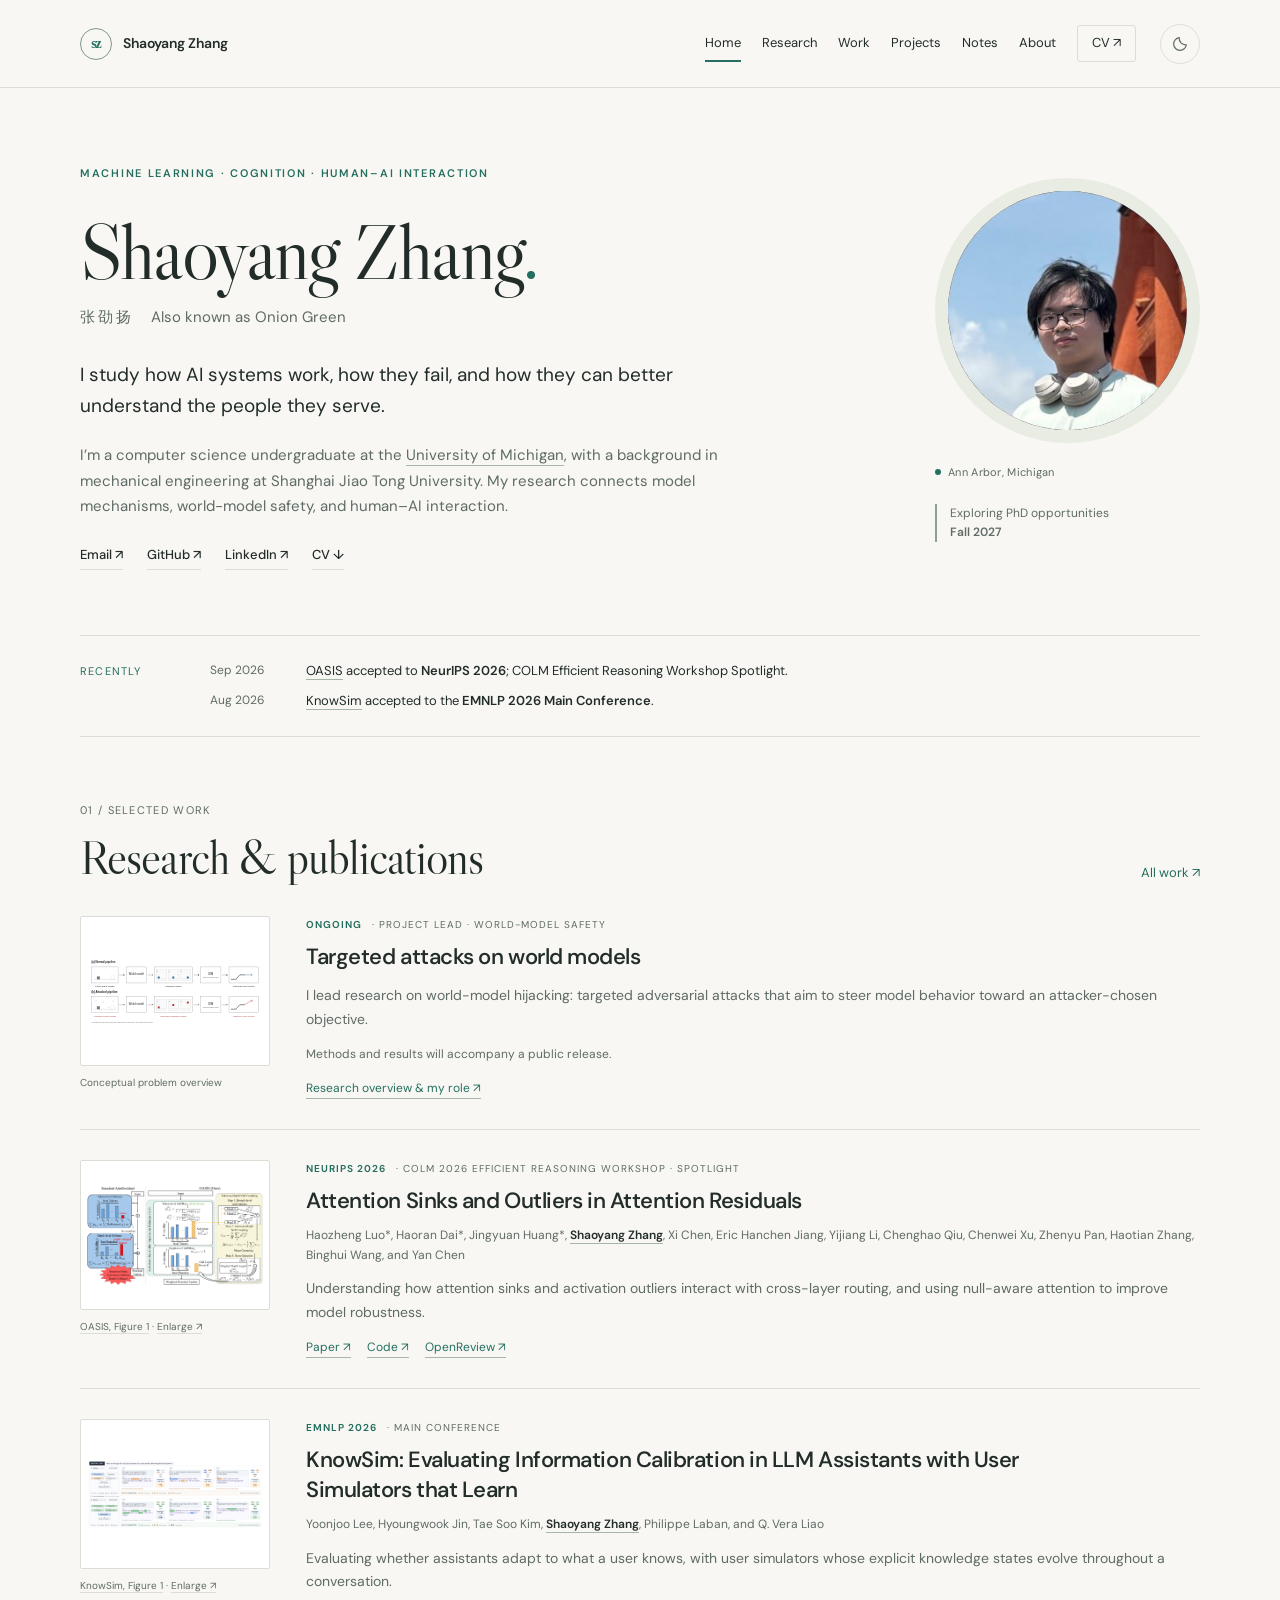
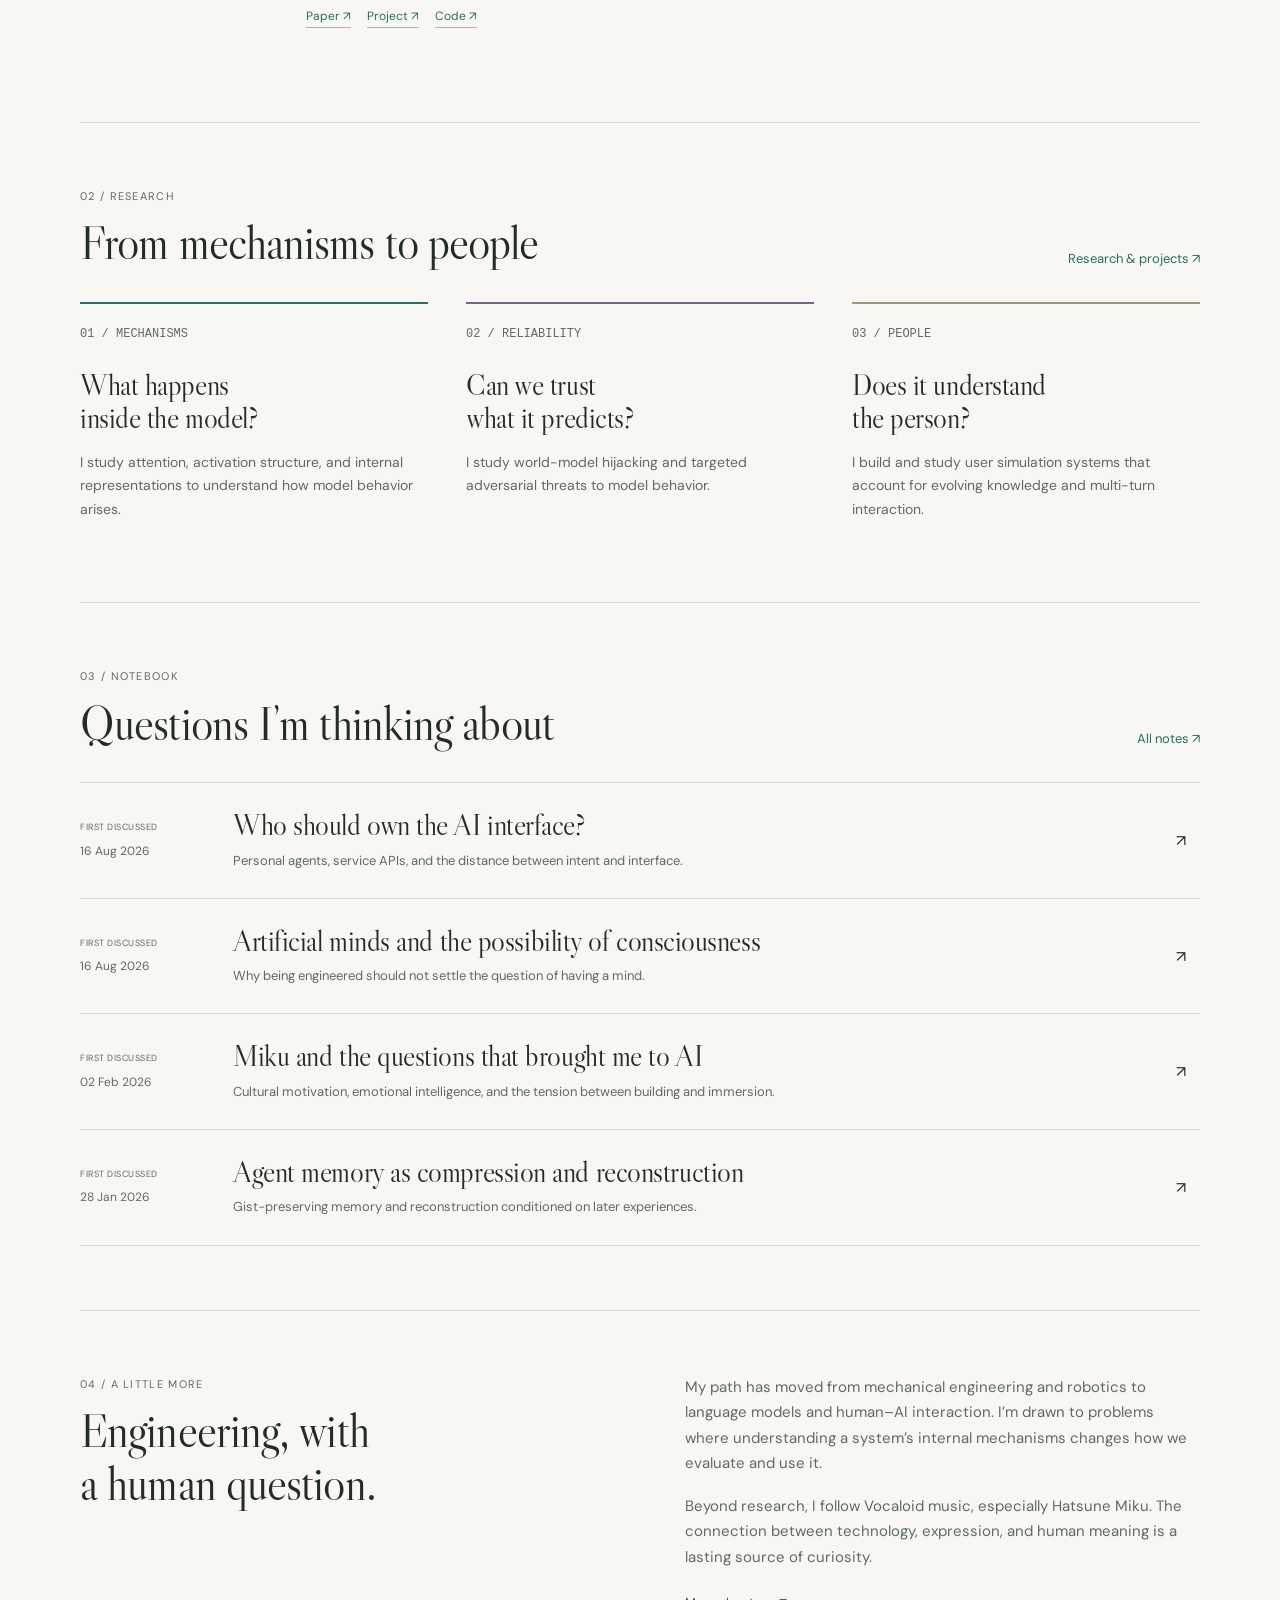
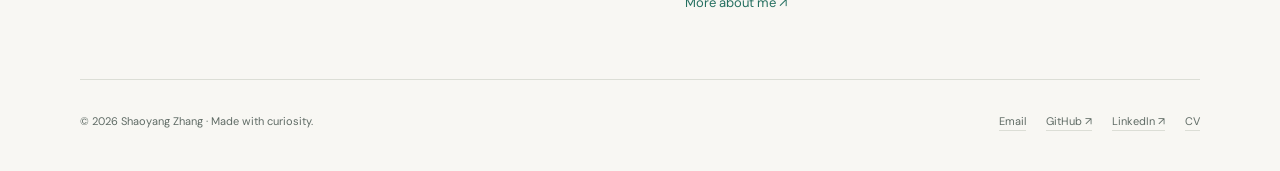
<file: index.html>
<!doctype html><html lang="en"><head><meta charset="utf-8"><meta name="viewport" content="width=device-width,initial-scale=1"><title>Shaoyang Zhang · University of Michigan · AI Research</title><meta name="google-site-verification" content="LmmTAEzCrwZVF-uLVvqwFUnFCGLq1Xd5j1__D2xMkNY"><meta name="msvalidate.01" content="5BC8E6FEC7117E525956E4A85F5058CC"><meta name="description" content="Shaoyang Zhang · CS at the University of Michigan. Research in model mechanisms, world-model safety, and human–AI interaction."><meta name="theme-color" content="#f8f7f3"><link rel="canonical" href="https://oniongreen123.github.io/"><meta property="og:title" content="Shaoyang Zhang · University of Michigan · AI Research"><meta property="og:description" content="Shaoyang Zhang · CS at the University of Michigan. Research in model mechanisms, world-model safety, and human–AI interaction."><meta property="og:type" content="website"><meta property="og:url" content="https://oniongreen123.github.io/"><meta property="og:image" content="https://oniongreen123.github.io/assets/social-card.png"><meta name="twitter:card" content="summary_large_image"><link rel="icon" href="/assets/favicon.svg" type="image/svg+xml"><script src="/assets/theme.js?v=6d6bcd7877d8"></script><link rel="stylesheet" href="/assets/style.css?v=eafc270ab87b"><script defer src="/assets/site.js?v=46b21f476daf"></script><script defer src="https://cloud.umami.is/script.js" data-website-id="1ad9f7b9-70ca-4ff2-906c-aea317e59b1e" data-domains="oniongreen123.github.io" data-exclude-search="true" data-exclude-hash="true" data-do-not-track="true"></script><script type="application/ld+json">{"@context": "https://schema.org", "@type": "Person", "name": "Shaoyang Zhang", "alternateName": ["张劭扬", "Onion Green"], "url": "https://oniongreen123.github.io", "email": "mailto:onionzsy@umich.edu", "sameAs": ["https://github.com/OnionGreen123", "https://www.linkedin.com/in/shaoyang-zhang-82861a33b"], "affiliation": {"@type": "CollegeOrUniversity", "name": "University of Michigan"}, "knowsAbout": ["Mechanistic interpretability", "World-model safety", "Human–AI interaction"]}</script></head><body><a class="skip" href="#main">Skip to content</a><header class="site-header"><div class="wrap header-inner"><a class="wordmark" href="/" aria-label="Shaoyang Zhang, home"><span class="monogram" aria-hidden="true">sz</span>Shaoyang Zhang</a><nav id="main-nav" aria-label="Main navigation"><a href="/" aria-current="page">Home</a><a href="/research/">Research</a><a href="/publications/">Work</a><a href="/projects/">Projects</a><a href="/notes/">Notes</a><a href="/about/">About</a><a class="cv-link" href="/cv/">CV ↗</a></nav><div class="header-actions"><button class="theme-toggle" type="button" data-theme-toggle aria-label="Switch to dark mode" title="Switch to dark mode" hidden><svg class="theme-moon" viewBox="0 0 24 24" aria-hidden="true"><path d="M20.5 13a8.5 8.5 0 0 1-9.5-9.5A8.5 8.5 0 1 0 20.5 13Z"/></svg><svg class="theme-sun" viewBox="0 0 24 24" aria-hidden="true"><circle cx="12" cy="12" r="4"/><path d="M12 2v2m0 16v2M2 12h2m16 0h2M4.93 4.93l1.42 1.42m11.3 11.3 1.42 1.42M4.93 19.07l1.42-1.42m11.3-11.3 1.42-1.42"/></svg></button><button class="menu-toggle" aria-controls="main-nav" aria-expanded="false">Menu</button></div></div></header><main id="main" class="wrap"><section class="hero"><div><span class="eyebrow">Machine learning · Cognition · Human–AI interaction</span><h1>Shaoyang Zhang<span style="color:var(--accent)">.</span></h1><div class="name-line"><span class="chinese" lang="zh">张劭扬</span><span>Also known as Onion Green</span></div><p class="intro">I study how AI systems work, how they fail, and how they can better understand the people they serve.</p><p class="bio">I’m a computer science undergraduate at the <a class="inline-link" href="https://umich.edu/">University of Michigan</a>, with a background in mechanical engineering at Shanghai Jiao Tong University. My research connects model mechanisms, world-model safety, and human–AI interaction.</p><div class="hero-links"><a href="mailto:onionzsy@umich.edu">Email ↗</a><a href="https://github.com/OnionGreen123">GitHub ↗</a><a href="https://www.linkedin.com/in/shaoyang-zhang-82861a33b">LinkedIn ↗</a><a href="/assets/Shaoyang_Zhang_CV.pdf?v=c56f241d2c0b">CV ↓</a></div></div><div class="portrait-side"><div class="portrait-frame"><img src="/assets/portrait.png" alt="Shaoyang Zhang" width="284" height="284" fetchpriority="high"></div><div><p class="portrait-caption"><span class="dot"></span> Ann Arbor, Michigan</p><p class="opportunity">Exploring PhD opportunities<br><strong>Fall 2027</strong></p></div></div></section><aside class="news" aria-label="Recent news"><span class="news-label">Recently</span><div class="news-items"><div class="news-row"><time datetime="2026-09">Sep 2026</time><span><a class="inline-link" href="/publications/#oasis">OASIS</a> accepted to <strong>NeurIPS 2026</strong>; COLM Efficient Reasoning Workshop Spotlight.</span></div><div class="news-row"><time datetime="2026-08">Aug 2026</time><span><a class="inline-link" href="/publications/#knowsim">KnowSim</a> accepted to the <strong>EMNLP 2026 Main Conference</strong>.</span></div></div></aside><section class="section"><div class="section-top"><div><span class="section-number">01 / SELECTED WORK</span><h2>Research & publications</h2></div><a class="text-link" href="/publications/">All work ↗</a></div><div><article class="pub-row" id="current-research" data-paper data-year="ongoing"><figure class="paper-figure"><a class="pub-visual" href="/research/world-model-reliability/" aria-label="World-model hijacking problem overview"><img src="/assets/world-model-hijacking.svg" alt="Normal and attacked pipelines: input image, imagined video, and downstream IDM action" loading="lazy"></a><figcaption>Conceptual problem overview</figcaption></figure><div><div class="pub-meta"><span class="venue">Ongoing</span><span>· Project lead · World-model safety</span></div><h3><a href="/research/world-model-reliability/">Targeted attacks on world models</a></h3><p class="summary">I lead research on world-model hijacking: targeted adversarial attacks that aim to steer model behavior toward an attacker-chosen objective.</p><p class="quiet">Methods and results will accompany a public release.</p><div class="pub-links"><a href="/research/world-model-reliability/">Research overview &amp; my role ↗</a></div></div></article><article class="pub-row" id="oasis" data-paper data-year="2026"><figure class="paper-figure"><a class="pub-visual" href="/assets/papers/oasis-figure1.png" target="_blank" rel="noopener" aria-label="Open OASIS Figure 1 at full size"><img src="/assets/papers/oasis-figure1.png" alt="Standard AttnResidual compared with OASIS" loading="lazy"></a><figcaption><a href="https://arxiv.org/abs/2605.17887">OASIS, Figure 1</a> · <a href="/assets/papers/oasis-figure1.png" target="_blank" rel="noopener">Enlarge ↗</a></figcaption></figure><div><div class="pub-meta"><span class="venue">NeurIPS 2026</span><span>· COLM 2026 Efficient Reasoning Workshop · Spotlight</span></div><h3><a href="https://arxiv.org/abs/2605.17887">Attention Sinks and Outliers in Attention Residuals</a></h3><p class="authors">Haozheng Luo*, Haoran Dai*, Jingyuan Huang*, <strong>Shaoyang Zhang</strong>, Xi Chen, Eric Hanchen Jiang, Yijiang Li, Chenghao Qiu, Chenwei Xu, Zhenyu Pan, Haotian Zhang, Binghui Wang, and Yan Chen</p><p class="summary">Understanding how attention sinks and activation outliers interact with cross-layer routing, and using null-aware attention to improve model robustness.</p><div class="pub-links"><a href="https://arxiv.org/abs/2605.17887" target="_blank" rel="noopener noreferrer">Paper ↗</a><a href="https://github.com/robinzixuan/OASIS" target="_blank" rel="noopener noreferrer">Code ↗</a><a href="https://openreview.net/forum?id=yjVSLVS0Dh" target="_blank" rel="noopener noreferrer">OpenReview ↗</a></div></div></article><article class="pub-row" id="knowsim" data-paper data-year="2026"><figure class="paper-figure"><a class="pub-visual" href="/assets/papers/knowsim-figure1.png" target="_blank" rel="noopener" aria-label="Open KnowSim Figure 1 at full size"><img src="/assets/papers/knowsim-figure1.png" alt="Knowledge-state evolution for users with different prior knowledge" loading="lazy"></a><figcaption><a href="https://aclanthology.org/2026.emnlp-main.1307/">KnowSim, Figure 1</a> · <a href="/assets/papers/knowsim-figure1.png" target="_blank" rel="noopener">Enlarge ↗</a></figcaption></figure><div><div class="pub-meta"><span class="venue">EMNLP 2026</span><span>· Main Conference</span></div><h3><a href="https://aclanthology.org/2026.emnlp-main.1307/">KnowSim: Evaluating Information Calibration in LLM Assistants with User Simulators that Learn</a></h3><p class="authors">Yoonjoo Lee, Hyoungwook Jin, Tae Soo Kim, <strong>Shaoyang Zhang</strong>, Philippe Laban, and Q. Vera Liao</p><p class="summary">Evaluating whether assistants adapt to what a user knows, with user simulators whose explicit knowledge states evolve throughout a conversation.</p><div class="pub-links"><a href="https://aclanthology.org/2026.emnlp-main.1307/" target="_blank" rel="noopener noreferrer">Paper ↗</a><a href="https://yoonjoolee.com/knowsim/" target="_blank" rel="noopener noreferrer">Project ↗</a><a href="https://github.com/yjo2lee/knowsim" target="_blank" rel="noopener noreferrer">Code ↗</a></div></div></article></div></section><section class="section"><div class="section-top"><div><span class="section-number">02 / RESEARCH</span><h2>From mechanisms to people</h2></div><a class="text-link" href="/research/">Research & projects ↗</a></div><div class="research-grid"><div class="research-item"><span class="index">01 / MECHANISMS</span><h3>What happens<br>inside the model?</h3><p>I study attention, activation structure, and internal representations to understand how model behavior arises.</p></div><div class="research-item"><span class="index">02 / RELIABILITY</span><h3>Can we trust<br>what it predicts?</h3><p>I study world-model hijacking and targeted adversarial threats to model behavior.</p></div><div class="research-item"><span class="index">03 / PEOPLE</span><h3>Does it understand<br>the person?</h3><p>I build and study user simulation systems that account for evolving knowledge and multi-turn interaction.</p></div></div></section><section class="section"><div class="section-top"><div><span class="section-number">03 / NOTEBOOK</span><h2>Questions I’m thinking about</h2></div><a class="text-link" href="/notes/">All notes ↗</a></div><div class="notes-list"><a class="note-row" href="/notes/who-should-own-the-ai-interface/"><time datetime="2026-08-16"><span class="date-label">First discussed</span>16 Aug 2026</time><div><h3>Who should own the AI interface?</h3><p>Personal agents, service APIs, and the distance between intent and interface.</p></div><span class="arrow" aria-hidden="true">↗</span></a><a class="note-row" href="/notes/artificial-minds-and-possibility/"><time datetime="2026-08-16"><span class="date-label">First discussed</span>16 Aug 2026</time><div><h3>Artificial minds and the possibility of consciousness</h3><p>Why being engineered should not settle the question of having a mind.</p></div><span class="arrow" aria-hidden="true">↗</span></a><a class="note-row" href="/notes/miku-and-my-research-interests/"><time datetime="2026-02-02"><span class="date-label">First discussed</span>02 Feb 2026</time><div><h3>Miku and the questions that brought me to AI</h3><p>Cultural motivation, emotional intelligence, and the tension between building and immersion.</p></div><span class="arrow" aria-hidden="true">↗</span></a><a class="note-row" href="/notes/memory-as-compression-and-reconstruction/"><time datetime="2026-01-28"><span class="date-label">First discussed</span>28 Jan 2026</time><div><h3>Agent memory as compression and reconstruction</h3><p>Gist-preserving memory and reconstruction conditioned on later experiences.</p></div><span class="arrow" aria-hidden="true">↗</span></a></div></section><section class="section about-strip"><div><span class="section-number">04 / A LITTLE MORE</span><h2>Engineering, with<br>a human question.</h2></div><div><p>My path has moved from mechanical engineering and robotics to language models and human–AI interaction. I’m drawn to problems where understanding a system’s internal mechanisms changes how we evaluate and use it.</p><p>Beyond research, I follow Vocaloid music, especially Hatsune Miku. The connection between technology, expression, and human meaning is a lasting source of curiosity.</p><a class="text-link" href="/about/">More about me ↗</a></div></section></main><footer class="wrap footer"><span>© 2026 Shaoyang Zhang <span aria-hidden="true">·</span> Made with curiosity.</span><div class="footer-links"><a href="mailto:onionzsy@umich.edu">Email</a><a href="https://github.com/OnionGreen123">GitHub ↗</a><a href="https://www.linkedin.com/in/shaoyang-zhang-82861a33b">LinkedIn ↗</a><a href="/cv/">CV</a></div></footer></body></html>
</file>
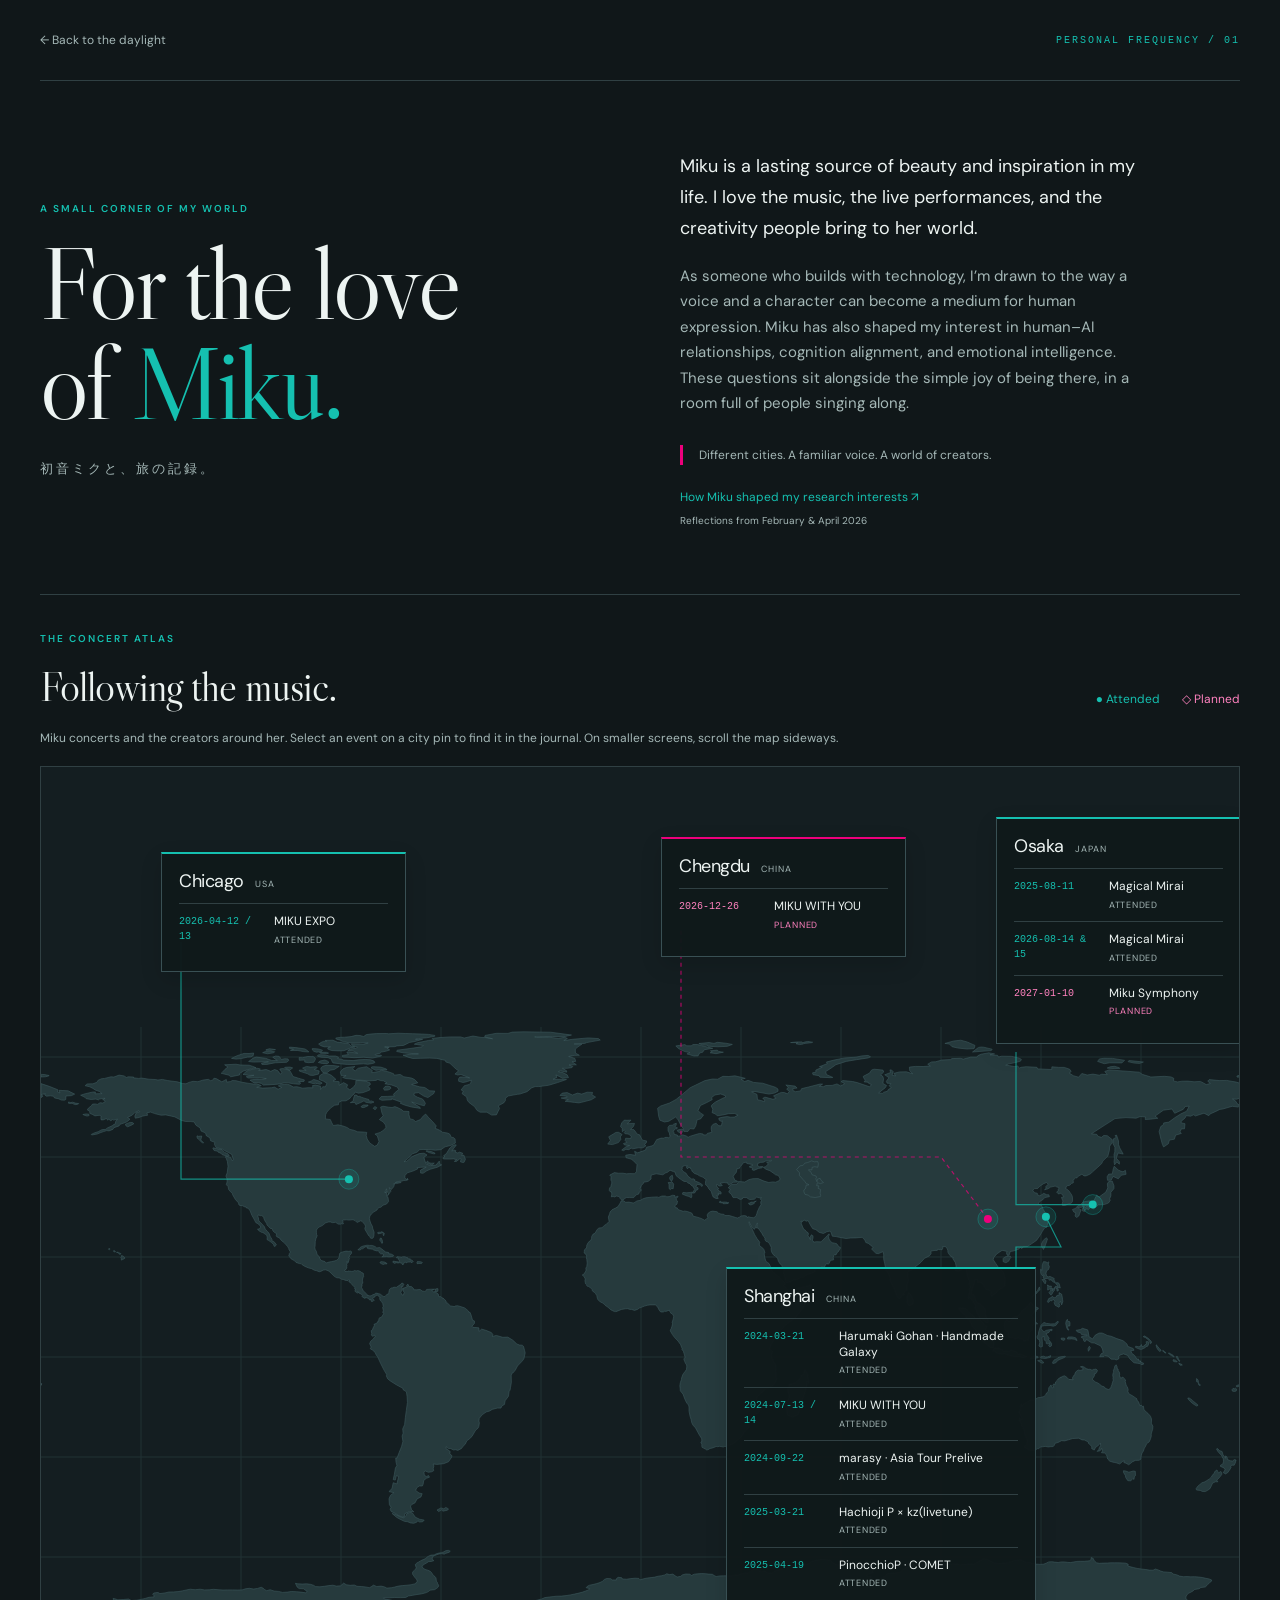
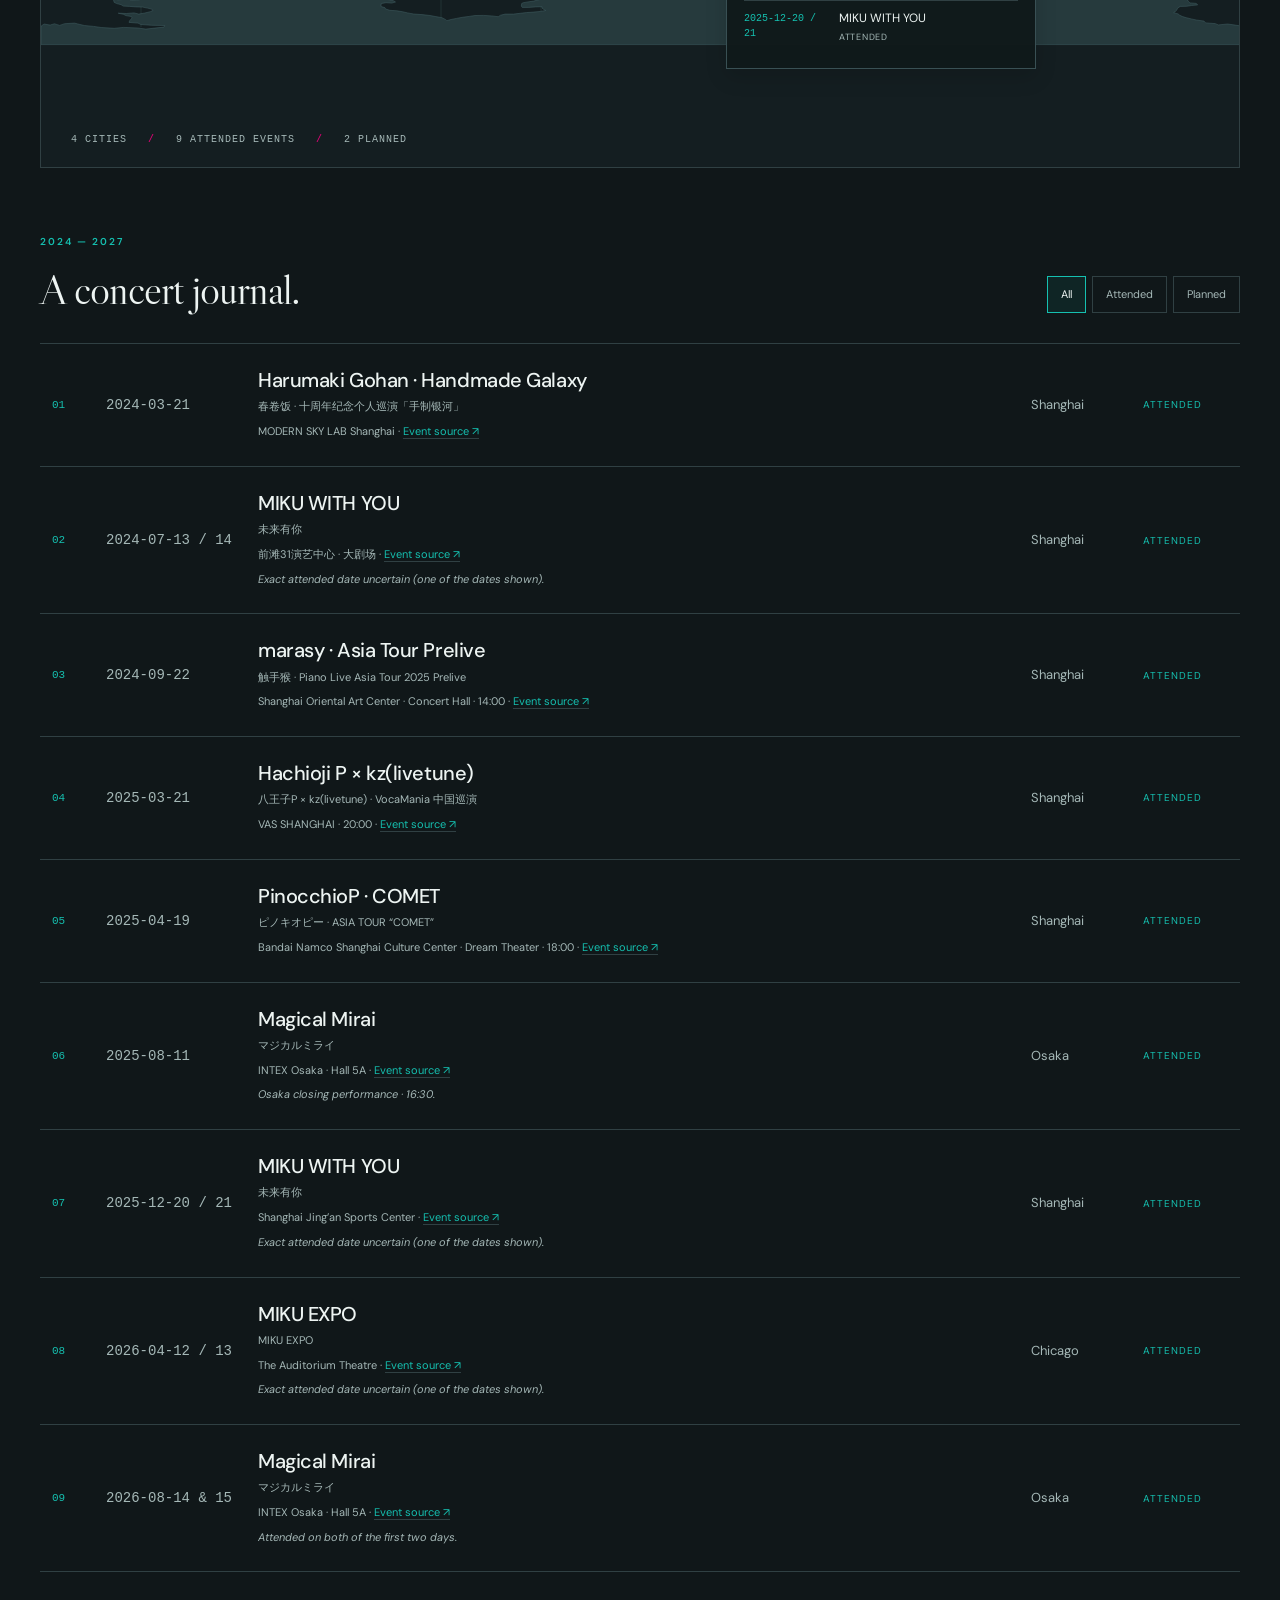
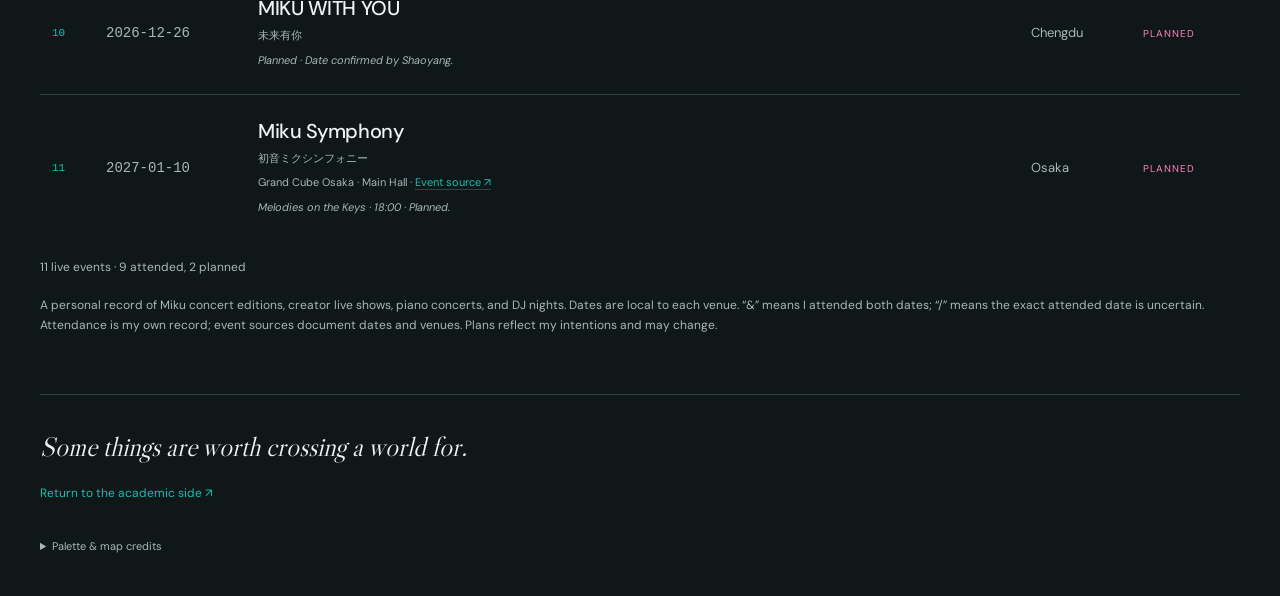
<file: 39/index.html>
<!doctype html><html lang="en" data-theme-locked="dark"><head><meta charset="utf-8"><meta name="viewport" content="width=device-width,initial-scale=1"><title>Miku · A concert journal · Shaoyang Zhang</title><meta name="description" content="A personal concert journal: Hatsune Miku, music, and the places it has taken me."><meta name="theme-color" content="#f8f7f3"><link rel="canonical" href="https://oniongreen123.github.io/39/"><meta property="og:title" content="Miku · A concert journal · Shaoyang Zhang"><meta property="og:description" content="A personal concert journal: Hatsune Miku, music, and the places it has taken me."><meta property="og:type" content="website"><meta property="og:url" content="https://oniongreen123.github.io/39/"><meta property="og:image" content="https://oniongreen123.github.io/assets/social-card.png"><meta name="twitter:card" content="summary_large_image"><link rel="icon" href="/assets/favicon.svg" type="image/svg+xml"><script src="/assets/theme.js?v=6d6bcd7877d8"></script><link rel="stylesheet" href="/assets/style.css?v=eafc270ab87b"><script defer src="/assets/site.js?v=46b21f476daf"></script><script defer src="https://cloud.umami.is/script.js" data-website-id="1ad9f7b9-70ca-4ff2-906c-aea317e59b1e" data-domains="oniongreen123.github.io" data-exclude-search="true" data-exclude-hash="true" data-do-not-track="true"></script><script type="application/ld+json">{"@context": "https://schema.org", "@type": "Person", "name": "Shaoyang Zhang", "alternateName": ["张劭扬", "Onion Green"], "url": "https://oniongreen123.github.io", "email": "mailto:onionzsy@umich.edu", "sameAs": ["https://github.com/OnionGreen123", "https://www.linkedin.com/in/shaoyang-zhang-82861a33b"], "affiliation": {"@type": "CollegeOrUniversity", "name": "University of Michigan"}, "knowsAbout": ["Mechanistic interpretability", "World-model safety", "Human–AI interaction"]}</script><meta name="robots" content="noindex,follow"><link rel="stylesheet" href="/assets/miku.css?v=095185608f9a"><script defer src="/assets/miku.js"></script></head><body class="miku-page"><a class="skip" href="#main">Skip to content</a><header class="site-header"><div class="wrap header-inner"><a class="wordmark" href="/" aria-label="Shaoyang Zhang, home"><span class="monogram" aria-hidden="true">sz</span>Shaoyang Zhang</a><nav id="main-nav" aria-label="Main navigation"><a href="/">Home</a><a href="/research/">Research</a><a href="/publications/">Work</a><a href="/projects/">Projects</a><a href="/notes/">Notes</a><a href="/about/">About</a><a class="cv-link" href="/cv/">CV ↗</a></nav><div class="header-actions"><button class="theme-toggle" type="button" data-theme-toggle aria-label="Switch to dark mode" title="Switch to dark mode" hidden><svg class="theme-moon" viewBox="0 0 24 24" aria-hidden="true"><path d="M20.5 13a8.5 8.5 0 0 1-9.5-9.5A8.5 8.5 0 1 0 20.5 13Z"/></svg><svg class="theme-sun" viewBox="0 0 24 24" aria-hidden="true"><circle cx="12" cy="12" r="4"/><path d="M12 2v2m0 16v2M2 12h2m16 0h2M4.93 4.93l1.42 1.42m11.3 11.3 1.42 1.42M4.93 19.07l1.42-1.42m11.3-11.3 1.42-1.42"/></svg></button><button class="menu-toggle" aria-controls="main-nav" aria-expanded="false">Menu</button></div></div></header><main id="main" class="wrap"><div class="miku-top"><a href="/about/">← Back to the daylight</a><span>PERSONAL FREQUENCY / 01</span></div><section class="miku-hero"><div><span class="eyebrow">A small corner of my world</span><h1>For the love<br>of <em>Miku.</em></h1><p class="miku-jp" lang="ja">初音ミクと、旅の記録。</p></div><div class="miku-intro"><p>Miku is a lasting source of beauty and inspiration in my life. I love the music, the live performances, and the creativity people bring to her world.</p><p>As someone who builds with technology, I’m drawn to the way a voice and a character can become a medium for human expression. Miku has also shaped my interest in human–AI relationships, cognition alignment, and emotional intelligence. These questions sit alongside the simple joy of being there, in a room full of people singing along.</p><span class="small-signature">Different cities. A familiar voice. A world of creators.</span><a class="miku-research-note" href="/notes/miku-and-my-research-interests/">How Miku shaped my research interests ↗<small>Reflections from February &amp; April 2026</small></a></div></section><section class="atlas-section"><div class="atlas-heading"><div><span class="eyebrow">The concert atlas</span><h2>Following the music.</h2></div><div class="legend"><span>● Attended</span><span>◇ Planned</span></div></div><p class="map-hint">Miku concerts and the creators around her. Select an event on a city pin to find it in the journal. On smaller screens, scroll the map sideways.</p><div class="map-scroll" tabindex="0" role="region" aria-label="Scrollable concert world map"><div class="map-canvas"><svg class="world" viewBox="0 0 1200 1000" role="img" aria-label="World map of concerts in Chicago, Chengdu, Shanghai and Osaka"><g class="graticule"><path d="M0 290H1200"/><path d="M0 390H1200"/><path d="M0 490H1200"/><path d="M0 590H1200"/><path d="M0 690H1200"/><path d="M0 790H1200"/><path d="M100 260V860"/><path d="M200 260V860"/><path d="M300 260V860"/><path d="M400 260V860"/><path d="M500 260V860"/><path d="M600 260V860"/><path d="M700 260V860"/><path d="M800 260V860"/><path d="M900 260V860"/><path d="M1000 260V860"/><path d="M1100 260V860"/></g><g class="land"><path d="M404.6,786.4 L403.2,787.2 L400.7,786.6 L398.0,787.0 L395.7,787.8 L393.3,788.7 L391.6,789.7 L391.2,791.1 L391.4,792.4 L392.9,793.6 L390.6,794.4 L387.5,794.7 L385.7,795.9 L383.7,797.0 L381.6,798.5 L381.1,799.8 L382.3,801.3 L384.1,802.4 L386.8,803.2 L389.3,804.3 L390.7,805.7 L391.4,807.0 L392.4,808.4 L394.0,809.6 L395.0,810.9 L395.4,814.2 L396.4,815.5 L396.7,816.9 L397.7,818.2 L397.2,820.1 L395.4,821.6 L393.5,822.7 L389.0,823.2 L387.5,824.5 L385.5,825.6 L380.5,826.9 L376.0,827.5 L371.8,828.3 L367.3,829.0 L364.7,830.5 L359.3,830.6 L353.4,830.5 L348.1,830.8 L342.5,830.8 L343.6,832.1 L348.7,832.8 L352.4,833.7 L354.5,835.0 L350.8,836.1 L345.0,835.7 L340.2,836.6 L340.1,838.1 L339.9,839.5 L343.8,840.6 L344.6,842.0 L348.8,843.3 L355.9,843.8 L361.9,844.8 L366.6,845.9 L372.7,847.0 L381.0,847.6 L389.1,848.5 L394.8,849.6 L401.0,850.7 L404.3,852.4 L405.9,853.7 L410.0,852.5 L415.5,851.4 L421.3,850.3 L428.2,849.4 L434.1,848.5 L442.4,848.4 L450.6,848.9 L457.3,849.7 L459.5,848.2 L464.1,847.1 L472.5,847.1 L479.1,846.3 L485.4,845.6 L492.3,845.1 L499.7,844.4 L504.8,843.5 L502.5,842.3 L501.0,841.1 L501.0,839.7 L494.6,839.9 L487.7,840.4 L481.2,840.4 L480.3,839.1 L480.7,836.5 L482.2,835.7 L487.0,834.9 L492.6,834.1 L496.7,833.0 L500.7,832.0 L503.7,830.6 L508.3,830.0 L512.8,829.5 L515.1,829.2 L520.2,829.1 L525.1,828.6 L529.3,827.9 L533.3,827.1 L537.0,826.3 L541.6,825.1 L544.5,824.0 L547.7,822.9 L548.6,821.6 L545.1,820.7 L546.3,819.3 L548.5,818.2 L552.0,817.5 L555.6,816.6 L559.0,815.5 L561.6,814.2 L563.3,812.5 L565.7,811.5 L569.7,811.7 L571.3,812.9 L575.3,813.0 L575.4,811.7 L577.1,810.3 L580.7,810.7 L581.5,812.0 L585.5,812.2 L589.8,811.6 L594.0,811.2 L597.8,811.4 L599.2,812.8 L602.9,811.7 L606.3,811.0 L610.1,810.6 L613.8,810.1 L617.2,809.2 L620.9,808.7 L623.8,807.9 L625.8,806.7 L628.3,807.6 L631.8,807.1 L634.2,808.8 L636.1,810.0 L639.8,809.3 L641.3,807.9 L644.7,807.0 L649.1,807.2 L650.4,808.5 L653.2,807.2 L656.8,806.8 L660.7,806.6 L664.2,806.7 L667.9,807.1 L671.5,807.3 L673.1,808.5 L675.2,809.5 L678.9,808.9 L682.8,808.8 L686.6,808.8 L690.3,808.7 L693.6,808.2 L697.2,807.8 L700.1,806.8 L703.2,806.2 L706.6,805.9 L709.2,804.9 L711.0,802.9 L712.9,801.8 L716.4,802.3 L717.7,803.6 L720.5,804.4 L724.0,804.1 L726.4,805.4 L728.8,806.3 L732.2,805.4 L733.4,803.9 L736.4,803.3 L739.9,802.1 L743.1,801.6 L747.0,800.9 L749.7,800.2 L752.4,799.4 L755.0,798.6 L758.1,799.0 L761.1,797.8 L763.3,796.8 L766.4,796.9 L769.2,796.0 L769.8,794.8 L772.6,793.8 L775.4,793.1 L778.7,792.6 L781.8,792.3 L784.7,792.5 L787.9,792.9 L790.5,793.8 L790.9,795.3 L793.8,796.5 L795.8,797.5 L799.8,797.9 L802.0,798.9 L804.8,799.8 L808.0,800.0 L810.6,799.4 L813.5,797.9 L816.6,798.7 L819.9,799.1 L823.0,799.5 L826.3,799.8 L829.6,799.8 L832.4,803.4 L832.2,804.3 L831.9,805.9 L828.7,806.8 L826.0,808.1 L826.5,809.5 L830.2,809.5 L829.8,810.8 L828.1,812.1 L826.5,813.6 L829.0,814.7 L832.9,815.1 L836.7,814.4 L838.6,813.0 L839.7,811.7 L841.5,810.6 L843.6,809.6 L844.5,808.3 L846.2,806.6 L848.3,806.3 L852.1,806.1 L855.4,805.7 L858.8,805.2 L860.4,803.8 L861.4,802.5 L863.7,801.2 L867.0,800.3 L869.8,799.6 L871.6,798.4 L873.5,797.8 L875.9,797.2 L879.3,797.6 L882.3,797.2 L885.5,796.8 L889.2,797.0 L891.6,796.0 L893.3,793.7 L894.5,794.7 L896.1,796.3 L898.9,797.0 L902.1,797.3 L905.3,796.9 L908.7,797.1 L911.8,797.2 L913.9,796.9 L916.7,797.1 L919.3,797.8 L922.3,797.3 L925.9,797.3 L928.9,796.9 L932.4,797.3 L934.6,796.2 L936.3,795.0 L938.6,794.0 L942.8,791.4 L944.9,791.9 L947.5,792.9 L949.7,794.1 L953.9,796.2 L957.2,796.3 L960.3,796.3 L963.9,795.9 L967.5,795.4 L970.2,794.4 L972.5,793.4 L976.2,793.3 L978.7,792.5 L981.3,793.2 L983.0,794.3 L985.3,795.4 L989.0,795.3 L991.3,796.2 L995.3,797.1 L999.4,797.4 L1002.9,797.1 L1005.5,796.0 L1007.7,794.9 L1010.7,794.7 L1013.7,795.1 L1017.2,795.5 L1020.3,794.9 L1023.3,794.9 L1026.3,795.3 L1029.3,795.6 L1032.3,795.0 L1035.9,794.4 L1039.3,794.3 L1043.1,794.3 L1046.2,794.0 L1049.2,793.7 L1050.1,792.0 L1050.2,790.5 L1052.3,791.5 L1052.9,793.1 L1054.0,794.5 L1055.4,795.7 L1058.2,796.3 L1062.0,796.1 L1066.4,796.0 L1069.4,795.8 L1073.7,795.8 L1076.9,795.8 L1081.2,795.9 L1085.0,796.2 L1087.3,797.3 L1086.7,798.6 L1088.8,799.6 L1092.4,800.5 L1096.1,801.4 L1100.4,802.0 L1104.9,802.5 L1108.3,803.1 L1112.1,803.2 L1114.3,802.0 L1117.2,802.9 L1119.8,804.1 L1122.7,804.9 L1126.8,805.2 L1130.6,805.6 L1132.2,807.0 L1136.0,807.9 L1138.6,809.1 L1142.3,809.7 L1146.1,809.6 L1149.7,809.8 L1153.7,809.7 L1157.7,810.0 L1161.4,810.5 L1164.9,811.3 L1168.3,812.0 L1170.7,813.0 L1170.3,814.4 L1168.5,815.7 L1167.0,817.3 L1165.9,818.5 L1164.3,820.0 L1159.9,820.5 L1158.0,821.8 L1153.6,822.5 L1152.1,823.9 L1149.9,825.2 L1147.4,826.3 L1146.1,827.8 L1145.2,829.1 L1144.9,830.7 L1145.0,832.0 L1146.9,833.4 L1147.6,834.7 L1149.1,835.9 L1155.3,836.4 L1156.7,837.9 L1150.6,838.5 L1145.6,839.3 L1139.2,839.4 L1136.4,841.4 L1135.8,843.1 L1134.4,844.4 L1132.6,845.7 L1137.1,846.9 L1138.8,848.3 L1141.6,849.6 L1145.7,850.8 L1150.3,851.9 L1155.3,853.0 L1163.0,854.1 L1164.7,855.9 L1174.3,856.6 L1174.9,856.9 L1177.4,857.9 L1186.6,857.0 L1194.3,858.1 L1200.0,859.0 L1200.0,877.6 L0.0,877.6 L0.0,859.0 L0.2,859.0 L3.1,857.0 L9.1,858.1 L9.5,857.9 L10.5,857.6 L11.6,857.3 L12.6,857.0 L13.1,856.8 L13.6,856.8 L13.9,856.9 L18.7,858.4 L22.9,856.9 L23.7,856.7 L33.5,856.1 L36.7,856.9 L38.2,857.3 L43.3,858.5 L52.7,859.4 L60.2,860.5 L73.1,861.3 L82.7,860.4 L96.9,861.0 L104.9,862.1 L113.7,861.1 L123.0,860.1 L123.7,858.5 L110.6,858.3 L99.8,857.5 L97.0,856.1 L88.0,855.4 L88.6,853.8 L89.9,852.3 L91.1,851.0 L90.5,849.6 L84.9,848.6 L82.4,847.3 L77.2,846.2 L85.3,846.5 L93.0,845.9 L97.8,847.1 L103.8,846.0 L109.3,844.7 L111.9,843.5 L110.8,842.1 L106.5,841.1 L101.6,840.1 L94.7,839.9 L88.7,839.4 L82.2,839.1 L80.1,837.7 L75.8,836.6 L73.2,835.4 L72.1,831.4 L73.7,831.7 L76.8,832.8 L82.2,832.5 L87.5,832.0 L90.3,833.5 L95.6,833.2 L100.0,832.4 L104.2,831.4 L108.0,830.3 L113.0,829.9 L112.9,828.6 L111.7,827.3 L112.7,826.0 L117.0,825.4 L118.9,826.6 L124.0,825.9 L127.9,825.0 L132.6,824.9 L137.1,824.6 L141.6,823.8 L145.2,823.0 L149.3,822.2 L151.9,822.5 L154.2,822.7 L159.1,822.2 L163.6,822.9 L168.2,822.8 L172.5,822.3 L177.0,822.7 L182.0,823.0 L186.6,822.9 L191.5,822.9 L196.4,823.0 L201.0,822.9 L204.4,821.8 L208.4,821.3 L212.6,822.0 L216.6,821.4 L220.2,820.2 L222.3,821.3 L223.5,822.5 L225.7,823.7 L229.1,822.7 L233.1,824.0 L237.6,824.4 L241.5,825.4 L246.2,825.1 L250.4,824.5 L255.4,824.7 L259.9,825.1 L264.5,825.8 L266.3,824.3 L264.1,823.1 L262.5,821.8 L258.2,821.6 L256.3,820.2 L255.6,818.9 L254.4,816.3 L256.9,816.8 L261.3,817.0 L265.6,816.8 L269.5,817.3 L272.9,818.4 L274.4,819.6 L278.9,819.8 L283.2,819.3 L287.8,818.6 L291.9,818.2 L295.3,819.1 L299.7,818.8 L302.6,816.1 L305.3,817.7 L309.1,818.3 L313.3,818.0 L316.0,819.3 L320.4,819.5 L324.4,819.9 L328.4,820.7 L331.0,819.3 L332.3,818.1 L335.7,819.5 L340.2,819.1 L343.6,819.9 L345.9,821.1 L350.4,820.7 L353.8,820.0 L357.2,819.1 L361.3,818.6 L366.0,818.2 L370.2,817.7 L373.5,816.9 L375.4,815.8 L376.2,814.3 L375.8,812.8 L374.8,811.5 L373.6,810.1 L372.6,808.7 L371.7,807.4 L371.5,806.1 L371.8,804.7 L373.4,803.4 L374.7,801.9 L375.2,800.5 L374.6,799.0 L374.2,797.6 L375.8,796.0 L377.7,795.0 L379.8,793.7 L382.1,792.6 L384.8,791.5 L386.1,790.0 L387.9,789.0 L390.0,788.1 L393.2,787.9 L395.3,786.8 L397.6,786.1 L400.4,785.7 L402.8,784.8 L404.7,783.7 L407.3,783.3 L409.3,784.2 L408.0,785.4 L404.6,786.4Z"/><path d="M374.2,750.1 L378.5,752.2 L383.2,753.1 L381.7,754.8 L378.5,755.0 L376.8,753.8 L375.7,755.2 L372.8,756.3 L369.2,755.9 L366.8,754.8 L363.3,754.3 L359.1,752.3 L355.7,750.4 L351.1,746.5 L353.9,747.2 L358.6,749.6 L363.0,750.9 L364.7,749.2 L365.8,746.8 L368.8,745.4 L371.2,745.8 L371.2,745.8 L372.5,747.4 L374.2,750.1Z"/><path d="M404.8,740.4 L407.5,741.9 L406.5,743.2 L402.0,744.2 L400.5,743.0 L397.7,744.6 L396.0,743.0 L400.0,740.9 L402.8,741.8 L404.8,740.4Z"/><path d="M834.3,735.4 L829.1,735.7 L829.1,733.8 L829.6,732.3 L829.8,731.6 L831.9,732.7 L835.1,733.2 L835.2,733.8 L834.3,735.4Z"/><path d="M1084.7,704.0 L1087.9,705.2 L1089.7,704.7 L1092.3,704.0 L1094.3,704.3 L1094.5,708.5 L1093.4,709.7 L1093.0,712.5 L1091.9,711.5 L1089.6,714.0 L1088.9,713.8 L1086.8,713.7 L1084.8,710.7 L1084.3,708.4 L1082.4,705.3 L1082.5,703.7 L1084.7,704.0Z"/><path d="M1176.7,704.4 L1177.5,705.9 L1179.9,704.4 L1180.8,705.9 L1180.8,707.4 L1179.6,709.1 L1177.4,711.7 L1175.7,713.1 L1176.9,714.8 L1174.4,714.8 L1171.5,716.2 L1170.6,718.5 L1168.7,722.0 L1166.1,723.6 L1164.4,724.6 L1161.4,724.5 L1159.2,723.4 L1155.6,723.1 L1155.0,721.8 L1156.8,719.2 L1161.0,715.7 L1163.2,715.1 L1165.6,713.7 L1168.4,711.9 L1170.4,710.0 L1171.9,707.4 L1173.2,706.5 L1173.7,704.6 L1176.0,702.9 L1176.7,704.4Z"/><path d="M1182.0,687.6 L1184.5,691.3 L1184.5,688.9 L1186.0,689.9 L1186.5,692.5 L1189.2,693.7 L1191.5,694.0 L1193.4,692.6 L1195.1,693.0 L1194.2,696.2 L1193.2,698.2 L1190.7,698.2 L1189.8,699.2 L1190.1,700.8 L1189.6,701.4 L1188.4,703.3 L1186.7,705.7 L1184.1,707.1 L1183.6,706.2 L1182.2,705.7 L1184.1,702.8 L1183.0,700.9 L1179.4,699.4 L1179.5,698.2 L1181.9,696.9 L1182.5,694.2 L1182.3,691.9 L1181.0,689.6 L1181.1,688.9 L1179.5,687.5 L1176.8,684.4 L1175.5,681.9 L1176.7,681.6 L1178.5,683.6 L1181.1,684.5 L1182.0,687.6Z"/><path d="M1157.1,638.2 L1155.8,639.1 L1154.0,638.1 L1151.6,636.5 L1149.4,634.6 L1147.2,632.2 L1146.8,631.0 L1148.2,631.0 L1150.1,632.2 L1151.5,633.4 L1152.6,634.4 L1155.3,636.6 L1157.1,638.2Z"/><path d="M1194.6,621.2 L1195.7,622.2 L1195.2,624.1 L1193.1,624.5 L1191.3,624.1 L1191.0,622.6 L1192.2,621.3 L1193.8,621.8 L1194.6,621.2Z"/><path d="M1197.9,619.3 L1195.8,620.0 L1195.3,618.7 L1197.0,618.0 L1198.0,617.8 L1200.0,616.7 L1200.0,618.4 L1197.9,619.3Z"/><path d="M0.3,618.2 L0.0,618.4 L0.0,616.7 L0.7,616.5 L0.3,618.2Z"/><path d="M1159.5,618.1 L1158.4,618.6 L1157.3,617.0 L1157.4,616.1 L1159.5,618.1Z"/><path d="M1157.0,612.7 L1157.6,615.6 L1156.7,615.1 L1156.0,615.3 L1155.5,614.3 L1155.4,611.6 L1157.0,612.7Z"/><path d="M766.9,607.8 L767.4,612.1 L768.3,613.7 L767.9,615.4 L767.3,616.5 L766.2,614.4 L765.6,615.4 L766.2,618.1 L765.9,619.6 L765.0,620.4 L764.8,623.4 L763.5,627.5 L761.8,632.3 L759.8,639.0 L758.5,643.9 L757.0,648.0 L754.3,648.9 L751.4,650.4 L749.4,649.5 L746.8,648.2 L745.9,646.3 L745.7,643.2 L744.5,640.4 L744.2,637.8 L744.8,635.3 L746.3,634.7 L746.3,633.5 L747.9,630.8 L748.2,628.6 L747.4,626.9 L746.8,624.7 L746.5,621.4 L747.7,619.5 L748.2,617.2 L749.8,617.1 L751.7,616.4 L752.9,615.7 L754.4,615.7 L756.3,613.7 L759.0,611.5 L760.0,609.7 L759.6,608.2 L761.0,608.6 L762.8,606.2 L762.9,604.1 L764.0,602.5 L765.1,604.0 L766.0,605.5 L766.9,607.8Z"/><path d="M1078.5,608.6 L1079.7,611.3 L1081.9,610.0 L1083.0,611.5 L1084.6,612.9 L1084.2,614.5 L1085.0,617.5 L1085.5,619.2 L1086.3,619.7 L1087.2,622.7 L1086.9,624.5 L1088.0,626.9 L1091.6,628.8 L1093.9,630.4 L1096.2,632.0 L1095.7,632.8 L1097.6,635.0 L1098.9,638.9 L1100.3,638.1 L1101.6,639.6 L1102.4,639.1 L1103.0,642.8 L1105.4,645.0 L1106.9,646.3 L1109.5,649.2 L1110.5,652.0 L1110.5,654.0 L1110.3,656.2 L1111.9,659.2 L1111.7,662.3 L1111.1,664.0 L1110.2,667.1 L1110.3,669.1 L1109.6,671.7 L1108.2,674.9 L1105.7,676.6 L1104.5,679.4 L1103.4,681.1 L1102.4,684.1 L1101.1,685.9 L1100.3,688.5 L1099.8,691.0 L1100.0,692.1 L1098.1,693.3 L1094.3,693.4 L1091.3,694.9 L1089.7,696.3 L1087.7,697.8 L1085.0,696.2 L1082.9,695.6 L1083.4,693.8 L1081.6,694.4 L1078.7,697.0 L1075.8,696.0 L1073.9,695.5 L1072.0,695.2 L1068.8,694.2 L1066.6,692.0 L1066.0,689.3 L1065.2,687.5 L1063.6,686.1 L1060.4,685.7 L1061.5,684.0 L1060.7,681.4 L1059.1,683.8 L1056.1,684.4 L1057.8,682.5 L1058.3,680.5 L1059.6,678.7 L1059.4,676.1 L1056.7,679.1 L1054.6,680.3 L1053.3,683.1 L1050.7,681.7 L1050.8,679.8 L1048.7,677.3 L1047.0,675.9 L1047.6,675.1 L1043.3,673.0 L1041.0,672.9 L1037.8,671.2 L1031.8,671.5 L1027.5,672.8 L1023.7,673.9 L1020.5,673.7 L1017.0,675.5 L1014.1,676.3 L1013.4,678.2 L1012.2,679.6 L1009.4,679.7 L1007.3,680.0 L1004.3,679.4 L1001.9,679.8 L999.6,679.9 L997.7,681.8 L996.7,681.6 L995.0,682.6 L993.4,683.8 L991.0,683.6 L988.8,683.6 L985.2,681.4 L983.4,680.7 L983.5,678.7 L985.2,678.2 L985.7,677.4 L985.6,676.1 L986.0,673.7 L985.6,671.6 L983.9,668.0 L983.3,666.0 L983.5,664.0 L982.1,661.7 L982.1,660.6 L980.6,659.2 L980.2,656.5 L978.3,653.7 L977.8,652.2 L979.3,653.7 L978.1,650.4 L979.8,651.5 L980.8,652.8 L980.7,651.0 L979.1,648.2 L978.8,647.1 L978.0,646.1 L978.3,644.0 L979.0,643.2 L979.5,641.4 L979.1,639.3 L980.5,636.8 L980.8,639.5 L982.2,637.0 L984.9,635.9 L986.5,634.4 L989.0,633.1 L990.6,632.8 L991.5,633.2 L994.1,631.9 L996.1,631.5 L996.6,630.7 L997.5,630.4 L999.4,630.5 L1002.9,629.5 L1004.7,627.9 L1005.5,626.0 L1007.5,624.2 L1007.6,622.8 L1007.7,620.9 L1010.0,617.9 L1011.4,620.9 L1012.9,620.2 L1011.7,618.6 L1012.7,616.9 L1014.2,617.6 L1014.6,614.9 L1016.4,613.2 L1017.2,611.8 L1018.9,611.2 L1019.0,610.2 L1020.4,610.6 L1020.5,609.8 L1021.9,609.2 L1023.6,608.8 L1026.0,610.4 L1027.9,612.5 L1030.0,612.5 L1032.1,612.8 L1031.4,610.9 L1033.0,608.1 L1034.5,607.1 L1033.9,606.3 L1035.4,604.2 L1037.4,603.0 L1039.1,603.4 L1041.9,602.8 L1041.9,601.0 L1039.4,599.8 L1041.2,599.3 L1043.4,600.2 L1045.2,601.6 L1048.0,602.5 L1048.9,602.1 L1051.0,603.2 L1052.9,602.2 L1054.2,602.5 L1055.0,601.8 L1056.5,603.6 L1055.6,605.5 L1054.4,606.9 L1053.2,607.0 L1053.6,608.4 L1052.6,610.2 L1051.4,611.9 L1051.7,612.9 L1054.3,614.9 L1056.9,616.0 L1058.6,617.2 L1061.0,619.3 L1062.0,619.3 L1063.7,620.2 L1064.2,621.3 L1067.4,622.5 L1069.6,621.3 L1070.2,619.4 L1070.9,617.8 L1071.3,615.9 L1072.3,613.1 L1071.9,611.4 L1072.1,610.4 L1071.7,608.3 L1072.2,605.7 L1072.8,605.0 L1072.3,603.8 L1073.1,601.9 L1073.7,600.0 L1073.8,599.0 L1075.1,597.7 L1076.0,599.4 L1076.2,601.6 L1077.1,602.0 L1077.2,603.5 L1078.4,605.3 L1078.7,607.3 L1078.5,608.6Z"/><path d="M1140.4,597.0 L1141.3,598.2 L1139.0,598.2 L1137.7,596.0 L1139.7,596.9 L1140.4,597.0Z"/><path d="M1002.4,596.1 L1001.0,596.2 L996.6,593.7 L999.7,593.0 L1001.4,594.1 L1002.6,595.2 L1002.4,596.1Z"/><path d="M1136.2,594.8 L1134.9,594.9 L1132.8,594.6 L1132.1,594.0 L1132.3,592.6 L1134.5,593.2 L1135.6,593.9 L1136.2,594.8Z"/><path d="M1138.9,593.9 L1138.4,594.5 L1136.0,591.5 L1135.3,589.4 L1136.4,589.4 L1137.6,592.2 L1138.9,593.9Z"/><path d="M1014.8,595.8 L1011.9,596.6 L1011.5,596.1 L1011.8,594.9 L1013.3,592.8 L1016.6,591.4 L1017.0,590.6 L1019.8,589.8 L1022.1,589.6 L1023.2,589.2 L1024.5,589.6 L1023.2,590.6 L1019.8,592.1 L1017.0,593.2 L1014.8,595.8Z"/><path d="M993.0,588.6 L994.2,589.5 L996.3,589.2 L997.1,590.7 L993.2,591.4 L990.9,591.9 L989.1,591.9 L990.3,589.8 L992.1,589.8 L993.0,588.6Z"/><path d="M1009.7,588.6 L1009.2,590.5 L1004.2,591.5 L999.7,591.1 L999.7,589.8 L1002.4,589.1 L1004.5,590.1 L1006.7,589.9 L1009.7,588.6Z"/><path d="M1132.9,589.4 L1133.1,590.1 L1130.4,588.6 L1128.6,587.4 L1127.4,586.2 L1127.9,585.8 L1129.4,586.7 L1132.1,588.3 L1132.9,589.4Z"/><path d="M1125.1,585.9 L1124.5,586.1 L1123.0,585.3 L1121.6,583.9 L1121.8,583.3 L1123.8,584.8 L1125.1,585.9Z"/><path d="M962.1,583.9 L968.5,584.3 L969.2,582.8 L975.4,584.5 L976.6,586.8 L981.6,587.4 L985.7,589.5 L981.9,590.9 L978.2,589.5 L975.2,589.6 L971.7,589.3 L968.6,588.7 L964.8,587.3 L962.3,587.0 L960.9,587.4 L954.8,586.0 L954.3,584.4 L951.2,584.2 L953.5,580.8 L957.6,581.0 L960.2,582.4 L961.6,582.7 L962.1,583.9Z"/><path d="M1049.1,581.9 L1047.4,584.3 L1047.0,581.7 L1047.6,580.4 L1048.3,579.2 L1049.1,580.3 L1049.1,581.9Z"/><path d="M1119.6,584.1 L1118.7,584.4 L1117.2,583.1 L1115.8,580.8 L1115.0,578.1 L1115.5,577.8 L1115.9,578.8 L1116.9,579.6 L1118.5,581.9 L1120.1,583.1 L1119.6,584.1Z"/><path d="M1106.6,579.3 L1104.9,579.6 L1104.3,580.6 L1102.5,581.5 L1100.8,582.3 L1099.0,582.3 L1096.3,581.3 L1094.4,580.3 L1094.7,579.2 L1097.7,579.7 L1099.5,579.4 L1100.0,577.7 L1100.5,577.7 L1100.8,579.5 L1102.7,579.3 L1103.6,578.0 L1105.5,576.8 L1105.1,574.7 L1107.1,574.6 L1107.8,575.2 L1107.7,577.2 L1106.6,579.3Z"/><path d="M1024.2,572.2 L1022.9,573.4 L1020.6,572.7 L1020.0,571.2 L1023.3,571.0 L1024.2,572.2Z"/><path d="M1034.9,570.9 L1036.1,573.6 L1033.3,572.2 L1030.5,571.9 L1028.6,572.1 L1026.3,572.0 L1027.1,570.0 L1031.2,569.9 L1034.9,570.9Z"/><path d="M1110.5,575.9 L1109.4,576.8 L1108.8,574.7 L1108.0,573.4 L1106.5,572.2 L1104.6,570.7 L1102.2,569.7 L1103.1,568.8 L1104.9,569.8 L1106.1,570.6 L1107.5,571.4 L1108.8,572.9 L1110.1,574.0 L1110.5,575.9Z"/><path d="M1047.1,564.1 L1048.1,569.8 L1051.5,571.9 L1054.3,568.1 L1058.1,566.0 L1061.1,566.0 L1063.9,567.2 L1066.4,568.5 L1070.0,569.2 L1075.8,571.6 L1081.9,573.6 L1084.2,575.4 L1086.1,577.2 L1086.6,579.3 L1092.2,581.5 L1093.0,583.3 L1089.9,583.7 L1090.6,586.1 L1093.6,588.4 L1095.8,592.1 L1097.7,592.0 L1097.6,593.6 L1100.1,594.2 L1099.1,594.8 L1102.7,596.3 L1102.3,597.4 L1100.1,597.6 L1099.3,596.7 L1096.4,596.3 L1093.0,595.8 L1090.5,593.5 L1088.6,591.6 L1086.8,588.5 L1082.5,586.9 L1079.7,587.9 L1077.6,589.1 L1078.0,591.7 L1075.4,592.9 L1073.6,592.3 L1070.1,592.2 L1067.1,589.3 L1063.8,588.6 L1062.9,589.6 L1058.7,589.7 L1060.1,586.8 L1062.2,585.8 L1061.4,582.0 L1059.8,579.0 L1053.3,576.0 L1050.5,575.8 L1045.5,572.5 L1044.6,574.2 L1043.3,574.5 L1042.5,573.2 L1042.5,571.7 L1040.0,570.0 L1043.6,568.7 L1045.9,568.8 L1045.7,567.8 L1040.8,567.8 L1039.5,565.7 L1036.5,565.1 L1035.1,563.3 L1039.6,562.5 L1041.3,561.3 L1046.6,562.8 L1047.1,564.1Z"/><path d="M1017.5,555.0 L1014.8,558.5 L1012.3,559.2 L1009.1,558.5 L1003.5,558.7 L1000.6,559.2 L1000.1,561.8 L1003.1,565.0 L1004.9,563.4 L1011.1,562.2 L1010.9,563.8 L1009.4,563.3 L1008.0,565.4 L1005.0,566.7 L1008.2,571.2 L1007.6,572.5 L1010.6,576.5 L1010.5,578.8 L1008.8,579.9 L1007.5,578.6 L1009.1,575.8 L1005.8,577.1 L1005.0,576.1 L1005.4,574.8 L1003.0,572.7 L1003.2,569.3 L1001.0,570.3 L1001.3,574.5 L1001.4,579.5 L999.3,580.0 L997.9,579.0 L998.8,575.7 L998.3,572.3 L996.9,572.3 L995.9,569.9 L997.3,567.6 L997.7,564.8 L999.4,559.5 L1000.1,558.0 L1003.0,555.4 L1005.6,556.4 L1009.8,556.9 L1013.6,556.8 L1016.9,554.2 L1017.5,555.0Z"/><path d="M1029.0,556.0 L1028.8,559.1 L1027.1,558.7 L1026.6,560.9 L1027.9,562.8 L1027.0,563.2 L1025.7,560.9 L1024.7,556.4 L1025.3,553.6 L1026.4,552.3 L1026.7,554.3 L1028.6,554.6 L1029.0,556.0Z"/><path d="M952.7,580.7 L949.0,580.7 L946.2,577.8 L941.9,574.9 L940.5,572.8 L938.0,569.9 L936.3,567.2 L933.8,562.3 L930.9,559.4 L929.9,556.3 L928.7,553.6 L925.7,551.3 L923.9,548.3 L921.4,546.3 L917.9,542.5 L917.6,540.7 L919.8,540.8 L924.9,541.5 L927.9,544.9 L930.5,547.3 L932.3,548.8 L935.5,552.6 L938.9,552.6 L941.7,555.1 L943.6,558.0 L946.1,559.6 L944.8,562.5 L946.7,563.7 L947.9,563.8 L948.5,566.3 L949.6,568.3 L952.1,568.6 L953.7,570.8 L952.9,575.2 L952.7,580.7Z"/><path d="M992.9,553.5 L996.7,556.8 L992.7,557.2 L991.6,559.6 L991.7,562.8 L988.5,565.3 L988.4,568.8 L987.2,574.2 L986.7,572.9 L982.9,574.5 L981.6,572.3 L979.2,572.1 L977.5,571.0 L973.6,572.3 L972.3,570.6 L970.2,570.8 L967.4,570.4 L966.9,565.6 L965.2,564.6 L963.6,561.6 L963.2,558.5 L963.6,555.3 L965.5,552.9 L968.0,554.1 L970.6,553.5 L971.2,550.5 L972.7,549.8 L976.7,549.1 L979.0,546.3 L980.7,544.0 L982.0,542.7 L984.8,540.8 L987.4,538.3 L989.1,535.6 L990.4,535.5 L992.1,537.3 L992.3,538.9 L994.5,539.9 L997.3,540.9 L997.0,542.3 L994.8,542.5 L995.4,544.2 L992.9,545.4 L991.0,548.6 L993.5,551.9 L992.9,553.5Z"/><path d="M1021.3,530.3 L1021.6,532.6 L1021.8,534.6 L1020.7,537.9 L1019.4,534.3 L1017.9,536.0 L1018.9,538.6 L1018.0,540.3 L1014.1,538.3 L1013.1,535.7 L1014.1,534.0 L1012.0,532.4 L1011.0,533.8 L1009.4,533.7 L1007.0,535.6 L1006.4,534.6 L1007.7,531.6 L1009.8,530.6 L1011.6,529.3 L1012.8,530.9 L1015.3,530.0 L1015.9,528.4 L1018.2,528.3 L1018.0,525.6 L1020.7,527.2 L1021.0,529.0 L1021.3,530.3Z"/><path d="M870.7,538.1 L867.8,538.9 L866.2,536.1 L865.7,531.1 L867.2,525.3 L869.5,527.3 L871.0,529.8 L872.6,533.4 L872.1,537.1 L870.7,538.1Z"/><path d="M396.9,524.3 L394.1,524.7 L393.5,524.4 L394.5,523.4 L394.4,522.0 L396.3,521.6 L397.0,521.7 L396.9,524.3Z"/><path d="M1013.3,523.7 L1012.1,524.9 L1011.0,527.1 L1010.0,528.2 L1007.9,525.7 L1008.6,524.8 L1009.5,523.8 L1009.8,521.6 L1011.7,521.4 L1011.1,523.8 L1013.6,520.4 L1013.3,523.7Z"/><path d="M995.0,527.1 L990.6,530.5 L992.2,528.0 L994.6,525.8 L996.6,523.4 L998.4,519.9 L999.0,522.7 L996.8,524.7 L995.0,527.1Z"/><path d="M1006.3,518.0 L1008.3,519.1 L1010.4,519.1 L1010.3,520.6 L1008.8,522.1 L1006.7,523.1 L1006.6,521.5 L1006.8,519.7 L1006.3,518.0Z"/><path d="M1018.3,517.1 L1019.3,521.0 L1016.7,520.1 L1016.8,521.3 L1017.6,523.4 L1016.0,524.2 L1015.9,521.7 L1014.9,521.6 L1014.3,519.4 L1016.3,519.7 L1016.3,518.4 L1014.2,515.7 L1017.4,515.8 L1018.3,517.1Z"/><path d="M1005.1,513.9 L1004.2,516.9 L1002.8,515.2 L1001.1,512.5 L1003.9,512.6 L1005.1,513.9Z"/><path d="M1004.4,494.7 L1006.5,495.7 L1007.5,494.8 L1007.8,495.7 L1007.2,497.1 L1008.4,499.7 L1007.5,502.6 L1005.5,503.8 L1005.0,506.6 L1005.8,509.4 L1007.5,509.8 L1009.0,509.4 L1013.2,511.4 L1012.9,513.3 L1013.9,514.1 L1013.6,515.8 L1011.0,514.0 L1009.8,512.2 L1008.9,513.5 L1006.8,511.3 L1003.8,511.9 L1002.1,511.1 L1002.3,509.6 L1003.3,508.7 L1002.3,507.9 L1001.9,509.2 L1000.2,507.2 L999.7,505.6 L999.6,502.2 L1001.0,503.4 L1001.3,497.9 L1002.4,494.7 L1004.4,494.7Z"/><path d="M381.4,495.7 L380.5,496.6 L378.0,496.5 L376.1,496.7 L375.9,495.1 L376.3,494.6 L379.1,494.7 L380.8,495.0 L381.4,495.7Z"/><path d="M343.7,496.9 L342.6,497.5 L340.8,497.0 L338.9,495.7 L339.3,494.9 L340.7,494.6 L341.4,494.7 L343.7,495.1 L345.4,495.9 L346.0,496.9 L343.7,496.9Z"/><path d="M358.1,489.9 L361.0,490.4 L361.4,489.8 L364.0,489.8 L366.0,490.7 L366.8,490.7 L367.4,491.9 L369.3,491.8 L369.2,492.9 L370.6,493.0 L372.3,494.3 L371.0,495.7 L369.5,495.0 L367.9,495.1 L366.8,495.0 L366.2,495.6 L364.9,495.8 L364.4,495.0 L363.3,495.5 L362.0,497.9 L361.1,497.3 L361.0,496.3 L358.8,495.7 L357.2,496.0 L355.2,495.7 L353.6,496.4 L351.8,495.3 L352.1,494.1 L355.2,494.6 L357.7,494.9 L358.9,494.1 L357.4,492.6 L357.4,491.2 L355.3,490.7 L356.0,489.7 L358.1,489.9Z"/><path d="M967.8,494.1 L964.9,495.8 L962.2,494.7 L962.1,491.6 L963.7,490.0 L967.4,489.1 L969.3,489.1 L970.0,490.5 L968.6,492.0 L967.8,494.1Z"/><path d="M81.5,492.6 L81.0,493.2 L80.2,492.7 L80.3,491.7 L79.8,490.5 L79.9,490.1 L80.5,489.5 L80.3,488.8 L80.5,488.5 L80.7,488.5 L82.0,489.1 L82.6,489.4 L83.1,489.9 L84.0,491.1 L83.9,491.3 L82.6,492.1 L81.5,492.6Z"/><path d="M79.7,487.1 L78.6,487.4 L78.0,486.6 L77.7,486.4 L77.6,486.1 L78.0,485.8 L79.1,486.2 L80.0,486.7 L79.7,487.1Z"/><path d="M77.5,485.3 L77.4,485.6 L75.6,485.5 L75.8,485.1 L77.5,485.3Z"/><path d="M74.5,484.7 L74.3,484.9 L74.1,484.9 L72.9,484.8 L72.5,484.0 L72.4,483.8 L73.2,483.4 L73.5,483.6 L74.5,484.7Z"/><path d="M68.8,482.4 L68.5,482.8 L67.3,482.1 L67.5,481.9 L68.0,481.5 L68.8,481.6 L68.8,482.4Z"/><path d="M334.4,479.7 L335.7,480.9 L338.8,480.5 L340.0,481.4 L342.8,483.6 L344.9,485.2 L346.0,485.1 L348.0,485.8 L347.8,486.8 L350.2,487.0 L352.7,488.4 L352.3,489.2 L350.1,489.7 L347.9,489.9 L345.6,489.6 L340.8,489.9 L343.0,488.0 L341.7,487.0 L339.5,486.8 L338.4,485.8 L337.6,483.8 L335.7,483.9 L332.6,483.0 L331.6,482.2 L327.3,481.7 L326.1,481.0 L327.3,480.1 L324.1,479.9 L321.7,481.8 L320.3,481.8 L319.8,482.7 L318.2,483.1 L316.8,482.7 L318.5,481.6 L319.2,480.4 L320.7,479.6 L322.4,478.9 L325.0,478.5 L325.8,478.2 L328.7,478.4 L331.3,478.4 L334.4,479.7Z"/><path d="M341.6,476.1 L340.7,476.3 L339.9,474.3 L338.6,473.3 L339.4,471.0 L340.4,471.2 L341.5,474.1 L341.6,476.1Z"/><path d="M1003.9,479.6 L1002.5,482.5 L1000.7,479.5 L1000.4,476.9 L1002.3,473.4 L1005.0,470.7 L1006.5,471.8 L1005.9,473.9 L1003.9,479.6Z"/><path d="M340.6,466.2 L337.0,466.8 L336.7,465.4 L338.3,465.2 L340.5,465.3 L340.6,466.2Z"/><path d="M343.3,466.2 L342.8,468.7 L342.1,468.2 L342.2,466.4 L340.7,465.0 L340.7,464.6 L343.3,466.2Z"/><path d="M1048.8,439.5 L1049.2,440.7 L1047.3,442.8 L1046.0,441.7 L1044.3,442.5 L1043.4,444.6 L1041.2,443.6 L1041.2,441.9 L1043.1,439.8 L1045.0,440.2 L1046.3,438.7 L1048.8,439.5Z"/><path d="M715.3,434.1 L713.0,435.6 L713.2,436.3 L713.3,436.5 L709.9,438.0 L708.3,437.5 L707.5,436.1 L709.1,436.0 L709.3,436.0 L709.8,435.1 L712.2,435.2 L715.3,434.1Z"/><path d="M679.0,434.0 L680.8,435.2 L683.4,435.0 L685.9,435.2 L685.8,435.8 L687.6,435.4 L687.2,436.5 L682.4,436.8 L682.5,436.2 L678.4,435.5 L679.0,434.0Z"/><path d="M651.7,425.1 L650.5,427.8 L651.0,428.9 L650.3,430.8 L647.8,429.4 L646.1,429.0 L641.4,427.2 L641.9,425.4 L645.8,425.8 L649.2,425.4 L651.7,425.1Z"/><path d="M630.7,414.6 L632.7,417.1 L632.2,421.7 L630.7,421.5 L629.4,422.7 L628.1,421.7 L628.0,417.5 L627.2,415.5 L629.0,415.6 L630.7,414.6Z"/><path d="M1069.9,428.9 L1068.7,431.7 L1069.2,433.5 L1067.5,436.0 L1063.3,437.6 L1057.4,437.9 L1052.6,441.9 L1050.4,440.5 L1050.3,437.9 L1044.5,438.7 L1040.5,440.3 L1036.6,440.4 L1040.0,443.0 L1037.8,449.0 L1035.6,450.5 L1034.0,449.1 L1034.8,445.9 L1032.7,444.9 L1031.4,442.5 L1034.5,441.4 L1036.3,439.2 L1039.6,437.4 L1042.1,434.9 L1048.7,433.9 L1052.3,434.6 L1055.7,428.3 L1058.0,430.0 L1062.9,426.5 L1064.8,425.1 L1066.8,420.8 L1066.3,416.8 L1067.7,414.6 L1071.2,414.0 L1073.0,418.9 L1072.9,421.7 L1069.9,425.3 L1069.9,428.9Z"/><path d="M631.9,411.2 L630.8,414.0 L629.3,413.2 L628.5,410.9 L629.2,409.5 L631.3,408.2 L631.9,411.2Z"/><path d="M1079.7,404.1 L1082.0,404.8 L1084.4,403.3 L1085.1,407.3 L1080.2,408.3 L1077.3,411.8 L1072.0,409.4 L1070.2,413.2 L1066.5,413.3 L1066.1,409.8 L1067.7,407.1 L1071.3,406.9 L1072.2,402.0 L1073.2,399.2 L1077.1,402.9 L1079.7,404.1Z"/><path d="M387.8,395.7 L390.2,396.2 L393.3,396.1 L391.7,397.5 L390.4,397.8 L386.2,396.3 L385.4,395.1 L386.6,394.0 L387.8,395.7Z"/><path d="M394.0,386.7 L392.4,386.8 L388.0,385.6 L384.9,384.0 L386.1,383.7 L390.5,384.6 L393.9,386.0 L394.0,386.7Z"/><path d="M188.3,388.8 L186.6,389.3 L181.1,387.7 L180.2,386.4 L177.2,385.2 L176.6,384.2 L173.1,383.5 L171.9,381.6 L172.1,380.8 L175.6,381.6 L177.7,382.1 L180.8,382.5 L181.9,383.7 L183.6,385.4 L186.9,386.8 L188.3,388.8Z"/><path d="M412.9,381.1 L410.7,384.2 L412.9,383.0 L415.1,383.8 L413.9,385.0 L416.9,386.0 L418.4,385.1 L421.7,386.2 L420.7,388.8 L423.0,388.2 L423.5,390.0 L424.5,392.2 L423.1,395.3 L421.6,395.5 L419.4,394.8 L420.1,391.9 L419.2,391.5 L415.3,394.5 L413.3,394.4 L415.7,392.7 L412.5,391.9 L408.9,392.1 L402.4,392.0 L401.9,390.9 L404.0,389.7 L402.6,388.7 L405.4,386.6 L408.8,381.0 L410.9,379.0 L413.8,377.8 L415.3,377.9 L414.7,378.9 L412.9,381.1Z"/><path d="M157.6,369.3 L157.6,369.3 L157.6,369.3 L157.6,369.3 L160.8,369.0 L159.8,373.0 L162.7,375.8 L161.4,375.8 L159.4,374.2 L158.2,372.6 L156.5,371.5 L155.9,369.9 L156.1,368.8 L157.6,369.3Z"/><path d="M1078.8,380.9 L1082.2,387.1 L1077.2,386.0 L1075.2,391.1 L1078.4,394.7 L1078.4,397.2 L1075.8,395.0 L1073.6,397.8 L1073.0,394.8 L1073.4,391.4 L1073.0,387.6 L1073.8,384.9 L1073.9,380.2 L1072.0,376.7 L1072.3,371.9 L1075.4,370.3 L1074.0,368.6 L1075.5,368.1 L1076.4,370.5 L1077.5,373.9 L1077.5,377.3 L1078.8,380.9Z"/><path d="M577.4,375.6 L571.5,377.6 L566.7,377.1 L569.4,373.4 L567.7,369.8 L572.2,367.1 L574.8,365.4 L577.6,365.3 L581.1,367.5 L579.3,369.9 L579.9,372.4 L577.4,375.6Z"/><path d="M642.3,363.7 L640.3,366.6 L636.8,364.6 L636.3,363.1 L641.2,362.0 L642.3,363.7Z"/><path d="M90.0,358.4 L86.6,359.8 L84.9,358.8 L84.4,357.2 L87.5,355.9 L89.2,355.4 L91.5,355.6 L92.9,356.7 L90.0,358.4Z"/><path d="M590.0,353.1 L586.4,356.9 L589.8,356.4 L593.5,356.4 L592.6,359.3 L589.6,362.4 L593.0,362.7 L596.3,367.2 L598.6,367.8 L600.6,371.8 L601.6,373.2 L605.6,373.9 L605.2,376.1 L603.5,377.2 L604.8,379.0 L601.8,380.8 L597.4,380.8 L591.7,381.8 L590.1,381.1 L587.9,382.7 L584.9,382.3 L582.5,383.7 L580.7,383.0 L585.6,379.3 L588.6,378.5 L583.4,377.9 L582.4,376.5 L585.9,375.4 L584.1,373.5 L584.7,371.2 L589.7,371.5 L590.2,369.5 L587.9,367.2 L583.9,366.6 L583.1,365.7 L584.3,364.1 L583.2,363.1 L581.4,364.8 L581.2,361.4 L579.5,359.6 L580.7,355.9 L583.3,353.1 L586.0,353.3 L590.0,353.1Z"/><path d="M48.1,348.6 L46.0,349.1 L43.8,348.4 L41.8,347.5 L45.1,346.9 L47.8,347.2 L48.1,348.6Z"/><path d="M335.8,340.6 L334.5,342.5 L333.0,342.2 L332.1,341.1 L332.3,340.9 L333.6,339.8 L334.9,339.9 L335.8,340.6Z"/><path d="M327.0,338.7 L323.1,340.6 L320.8,340.5 L320.0,339.6 L322.5,338.0 L327.1,338.0 L327.0,338.7Z"/><path d="M27.6,334.9 L29.6,335.6 L31.7,335.2 L34.4,336.1 L37.7,336.6 L37.4,337.0 L34.9,337.7 L32.4,337.0 L31.1,336.3 L28.2,336.5 L27.4,336.2 L27.6,334.9Z"/><path d="M316.1,328.3 L316.7,329.8 L318.5,329.3 L320.4,330.2 L324.0,331.4 L327.9,332.5 L328.2,334.2 L330.6,333.9 L333.0,335.1 L330.0,336.2 L324.8,335.3 L323.0,333.8 L319.7,335.6 L314.9,337.5 L313.8,335.4 L309.3,335.7 L312.2,334.0 L312.6,331.2 L313.7,328.0 L316.1,328.3Z"/><path d="M551.6,325.4 L550.9,327.7 L554.6,330.1 L550.3,332.8 L540.7,335.3 L537.8,335.9 L533.4,335.4 L524.1,334.3 L527.4,332.7 L520.1,331.0 L526.1,330.3 L525.9,329.3 L518.9,328.4 L521.2,326.1 L526.2,325.6 L531.4,328.0 L536.5,326.1 L540.7,327.1 L546.1,325.2 L551.6,325.4Z"/><path d="M347.1,323.0 L343.4,323.2 L342.5,321.5 L344.0,319.5 L347.0,319.0 L349.6,320.0 L349.7,321.5 L349.3,322.0 L347.1,323.0Z"/><path d="M16.6,325.0 L18.9,325.9 L18.1,323.3 L27.1,323.8 L33.7,327.1 L30.4,328.7 L24.9,329.0 L24.8,332.5 L23.5,333.2 L20.4,333.1 L17.8,331.9 L13.4,330.9 L12.6,329.3 L9.3,328.8 L5.5,329.2 L3.7,328.0 L4.4,326.7 L0.4,327.5 L1.9,329.2 L0.0,330.7 L0.0,316.6 L8.2,319.3 L16.9,322.8 L16.6,325.0Z"/><path d="M281.2,316.1 L279.1,317.3 L274.6,316.3 L271.9,316.6 L267.3,315.1 L270.3,314.0 L272.6,312.4 L276.1,313.4 L278.1,314.1 L279.1,314.7 L281.2,316.1Z"/><path d="M1200.0,310.0 L1196.3,310.2 L1195.8,309.1 L1200.0,307.6 L1200.0,310.0Z"/><path d="M4.4,309.8 L0.0,310.0 L0.0,307.6 L0.4,307.4 L3.3,307.5 L8.1,308.5 L7.8,308.9 L4.4,309.8Z"/><path d="M298.2,314.7 L298.2,318.3 L302.6,315.6 L306.6,317.8 L305.6,320.4 L308.8,322.8 L312.3,320.3 L314.7,317.2 L314.9,313.4 L319.7,313.6 L324.6,314.1 L329.1,315.9 L329.3,317.7 L326.8,319.5 L329.1,321.4 L328.7,323.1 L322.2,325.6 L317.5,326.2 L314.1,325.1 L313.1,326.9 L309.9,329.8 L308.9,331.4 L305.1,333.8 L300.3,334.0 L297.7,335.5 L297.4,337.8 L293.6,338.2 L289.5,341.1 L285.9,345.1 L284.6,347.8 L284.4,351.9 L289.3,352.5 L290.8,355.8 L292.3,358.5 L297.0,357.8 L303.2,359.3 L306.5,360.7 L308.9,362.4 L313.1,363.3 L316.6,364.8 L322.1,365.0 L325.8,365.4 L325.2,368.4 L326.2,372.0 L328.7,375.9 L333.6,379.3 L336.2,378.1 L338.0,374.5 L336.3,368.9 L333.9,367.1 L339.2,365.4 L343.0,362.9 L344.9,360.5 L344.6,358.1 L342.3,355.1 L338.3,352.5 L342.2,348.8 L340.8,345.6 L339.6,340.0 L342.0,339.2 L347.7,340.2 L351.1,340.5 L353.9,339.6 L357.0,340.8 L361.1,342.9 L362.1,344.2 L368.0,344.5 L367.9,347.5 L369.0,351.9 L372.1,352.5 L374.5,354.5 L379.3,352.6 L382.5,348.7 L384.7,347.1 L387.3,350.2 L391.7,354.7 L395.3,358.9 L394.0,361.2 L398.4,363.1 L401.4,365.2 L406.7,366.1 L408.9,367.2 L410.2,370.2 L412.8,370.7 L414.1,372.0 L414.4,376.0 L412.0,377.3 L409.6,378.5 L404.1,379.8 L399.9,382.7 L394.3,383.2 L387.1,382.5 L382.1,382.5 L378.7,382.7 L375.9,385.3 L371.6,386.8 L366.8,391.5 L363.0,394.7 L365.8,394.2 L371.2,389.5 L378.2,386.6 L383.1,386.2 L386.1,388.0 L382.9,390.3 L384.0,394.1 L385.1,396.8 L389.4,398.6 L394.9,398.1 L398.3,394.1 L398.5,396.6 L400.7,397.9 L396.5,400.2 L389.2,402.3 L385.8,403.8 L382.1,406.3 L379.6,406.1 L379.5,403.1 L385.2,400.1 L379.9,400.3 L376.2,400.7 L376.8,401.8 L373.2,403.6 L369.8,404.8 L366.3,405.8 L364.4,408.1 L364.0,408.7 L363.9,410.6 L365.0,412.5 L366.4,412.5 L366.1,411.3 L367.1,412.0 L366.8,413.0 L364.5,413.6 L362.9,413.5 L360.5,414.2 L359.0,414.3 L357.1,414.5 L354.3,415.5 L359.2,414.9 L360.2,415.5 L355.5,416.6 L353.4,416.6 L353.5,416.2 L352.5,417.2 L353.5,417.3 L352.7,419.8 L350.3,422.6 L350.1,421.7 L349.3,421.5 L348.2,420.6 L348.9,422.5 L349.7,423.1 L349.8,424.5 L348.7,425.8 L346.9,428.6 L346.6,428.5 L347.6,426.1 L345.9,424.8 L345.5,421.8 L344.9,423.3 L345.6,425.6 L343.5,425.1 L345.7,426.2 L345.8,429.5 L346.8,429.8 L347.1,431.0 L347.6,434.5 L345.5,437.1 L342.0,438.2 L339.8,440.3 L338.2,440.5 L336.5,441.8 L336.0,443.0 L332.3,445.3 L330.5,446.9 L328.9,449.0 L328.4,451.5 L329.0,454.0 L330.1,457.0 L331.5,459.5 L331.6,461.0 L333.1,465.1 L333.0,467.5 L332.9,468.9 L332.1,471.0 L331.1,471.5 L329.4,471.1 L328.9,469.5 L327.6,468.7 L325.9,465.7 L324.3,463.0 L323.8,461.6 L324.5,459.2 L323.6,457.3 L321.0,454.3 L319.7,453.8 L316.3,455.4 L315.7,455.2 L314.1,453.6 L312.0,452.7 L308.2,453.1 L305.3,452.8 L302.7,453.0 L301.3,453.5 L302.0,454.5 L301.9,455.9 L302.6,456.6 L302.0,457.1 L300.7,456.6 L299.5,457.2 L297.1,457.1 L294.6,455.3 L291.7,455.7 L289.2,454.9 L287.2,455.1 L284.4,456.0 L281.3,458.6 L278.0,460.1 L276.2,461.8 L275.4,463.4 L275.4,465.8 L275.6,467.5 L276.2,468.7 L276.2,468.7 L276.2,468.7 L274.9,471.8 L274.3,474.3 L274.1,479.1 L273.8,480.8 L274.3,482.7 L275.4,484.4 L276.0,487.2 L278.2,489.8 L279.0,491.8 L280.3,493.5 L283.9,494.5 L285.2,496.0 L288.2,495.0 L290.7,494.6 L293.2,494.0 L295.3,493.4 L297.4,491.9 L298.2,489.9 L298.5,486.9 L299.1,485.9 L301.3,485.0 L304.9,484.1 L307.8,484.3 L309.8,484.0 L310.6,484.7 L310.5,486.4 L308.7,488.5 L307.9,490.7 L308.5,491.3 L308.0,492.8 L307.2,495.6 L306.4,494.6 L305.7,494.7 L305.7,495.2 L306.3,495.2 L306.3,496.2 L305.7,497.7 L306.0,498.3 L305.7,499.5 L305.9,499.9 L305.5,501.7 L304.8,502.6 L304.2,502.7 L303.6,503.9 L304.7,504.6 L304.9,504.0 L305.9,504.5 L306.3,504.6 L307.0,504.0 L307.9,504.0 L308.3,504.2 L308.8,504.1 L310.3,504.4 L311.9,504.3 L312.9,503.9 L313.3,503.5 L314.4,503.7 L315.2,503.9 L316.1,503.8 L316.7,503.5 L318.2,504.0 L318.8,504.1 L319.8,504.8 L320.8,505.6 L322.0,506.1 L322.8,507.1 L322.6,507.4 L322.4,508.2 L322.7,509.5 L322.0,510.7 L321.6,512.1 L321.5,513.7 L321.7,514.6 L321.8,516.2 L321.2,516.5 L320.9,518.0 L321.2,519.0 L320.5,519.9 L320.6,520.8 L321.1,521.4 L322.0,523.3 L323.3,524.7 L324.8,526.2 L326.0,527.5 L326.0,528.3 L327.3,528.4 L327.6,528.1 L328.5,529.0 L330.2,528.7 L331.6,527.8 L333.6,527.1 L334.8,526.1 L336.6,526.3 L336.5,526.6 L338.3,526.8 L339.8,527.4 L340.9,528.4 L342.2,529.4 L343.9,529.5 L346.4,527.0 L347.8,526.7 L347.8,525.5 L348.4,522.5 L350.3,520.9 L352.4,520.8 L352.7,520.1 L355.3,520.4 L357.9,518.6 L359.2,517.8 L360.8,516.1 L362.0,516.3 L362.9,517.2 L362.2,518.4 L362.1,519.3 L360.2,519.7 L361.3,521.3 L361.2,523.1 L359.8,525.2 L361.0,528.0 L362.5,527.8 L363.2,525.2 L362.2,524.0 L362.0,521.3 L366.1,519.9 L365.7,518.2 L366.9,517.1 L368.1,519.6 L370.4,519.6 L372.6,521.6 L372.7,522.7 L375.7,522.8 L379.2,522.4 L381.1,524.0 L383.7,524.4 L385.6,523.3 L385.6,522.4 L389.7,522.2 L393.7,522.2 L390.9,523.2 L392.0,524.9 L394.7,525.2 L397.2,526.9 L397.8,529.7 L399.5,529.6 L400.8,530.5 L403.0,531.8 L405.1,534.1 L405.2,535.9 L406.4,536.0 L408.2,537.7 L409.5,538.9 L413.5,539.6 L413.9,539.0 L416.6,538.7 L420.1,539.7 L421.3,540.1 L423.7,540.9 L427.3,543.9 L427.8,545.3 L428.9,545.2 L429.8,547.1 L431.6,553.3 L433.4,553.9 L433.5,556.3 L431.0,559.2 L432.0,560.3 L437.9,560.8 L438.1,564.4 L440.6,562.1 L444.8,563.3 L450.3,565.5 L451.9,567.5 L451.4,569.5 L455.3,568.4 L461.8,570.3 L466.7,570.1 L471.7,573.1 L475.9,577.0 L478.5,578.0 L481.3,578.2 L482.5,579.3 L483.7,583.8 L484.2,585.9 L482.9,591.8 L481.2,594.1 L476.5,599.0 L474.4,603.0 L471.9,606.0 L471.1,606.1 L470.2,608.7 L470.4,615.3 L469.5,620.7 L469.1,623.1 L468.1,624.5 L467.5,629.2 L464.1,633.8 L463.5,637.4 L460.8,639.0 L460.0,641.1 L456.4,641.1 L451.2,642.4 L448.8,644.0 L445.1,645.0 L441.2,647.8 L438.3,651.3 L437.9,654.0 L438.4,655.9 L437.8,659.5 L437.0,661.2 L434.7,663.1 L431.0,669.4 L428.1,672.2 L425.8,673.8 L424.3,677.2 L422.1,679.2 L420.6,681.4 L416.9,683.4 L414.4,682.7 L412.6,683.0 L409.5,681.5 L407.3,681.6 L405.2,679.7 L405.0,681.5 L409.2,684.5 L408.8,687.0 L410.9,688.5 L410.7,690.2 L407.5,694.8 L402.6,696.7 L395.9,697.4 L392.2,697.0 L392.9,699.1 L392.2,701.8 L392.8,703.6 L390.8,704.8 L387.4,705.3 L384.2,704.0 L382.9,704.9 L383.4,708.4 L385.7,709.5 L387.5,708.4 L388.5,710.2 L385.4,711.3 L382.7,713.5 L382.2,717.1 L381.4,719.0 L378.3,719.0 L375.7,720.8 L374.7,723.4 L378.0,726.0 L381.2,726.7 L380.0,729.9 L376.1,731.9 L373.9,736.0 L370.9,737.4 L369.5,739.1 L370.6,742.7 L372.8,744.8 L371.4,744.6 L368.5,744.6 L366.9,745.4 L363.8,746.7 L363.3,750.0 L361.9,750.1 L358.1,748.9 L354.3,746.5 L350.2,744.5 L349.1,742.2 L350.1,740.2 L348.4,737.8 L348.0,731.8 L349.4,728.4 L352.9,725.7 L347.9,724.6 L351.0,721.5 L352.2,715.7 L355.9,716.9 L357.6,709.6 L355.4,708.6 L354.3,713.1 L352.2,712.6 L353.3,707.5 L354.4,701.0 L355.9,698.6 L355.0,695.1 L354.7,691.1 L356.1,691.0 L358.2,685.3 L360.5,679.7 L361.9,674.4 L361.1,669.1 L362.1,666.2 L361.7,661.9 L363.6,657.6 L364.3,650.7 L365.3,643.4 L366.4,635.5 L366.1,629.7 L365.4,624.8 L362.1,622.7 L361.8,621.3 L355.2,617.7 L349.2,613.9 L346.6,611.7 L345.3,608.8 L345.8,607.8 L343.0,603.1 L339.7,596.6 L336.5,589.6 L335.2,588.0 L334.1,585.4 L331.5,583.1 L329.2,581.7 L330.2,580.1 L328.6,576.7 L329.7,574.2 L332.3,572.0 L334.1,569.4 L333.4,567.8 L332.1,569.5 L330.1,567.9 L330.8,566.9 L330.2,563.7 L331.4,563.2 L332.0,561.0 L333.3,558.7 L333.0,557.3 L334.9,556.5 L337.1,555.1 L336.7,554.0 L337.9,553.8 L337.8,552.0 L338.6,550.7 L340.2,550.5 L341.6,548.3 L342.9,546.4 L341.7,545.6 L342.3,543.5 L341.6,540.3 L342.3,539.4 L341.7,536.4 L340.4,534.5 L339.3,533.5 L338.6,531.6 L339.4,530.6 L338.5,530.4 L337.9,529.2 L336.3,528.2 L334.8,528.5 L334.1,529.7 L332.8,530.6 L332.1,530.7 L331.7,531.4 L333.3,533.4 L332.4,533.8 L331.9,534.3 L330.4,534.5 L329.8,532.4 L329.4,533.0 L328.3,532.8 L327.6,531.4 L326.2,531.1 L325.4,530.7 L323.9,530.7 L323.8,531.5 L323.4,531.0 L321.6,530.2 L321.0,529.4 L321.3,528.8 L321.2,528.1 L320.3,527.2 L319.0,526.5 L317.8,526.1 L317.6,525.0 L316.7,524.4 L317.0,525.4 L316.3,526.3 L315.5,525.3 L314.5,524.9 L314.0,524.2 L314.0,523.2 L314.5,522.0 L313.5,521.5 L314.3,520.9 L313.1,519.8 L311.6,518.3 L310.8,517.1 L309.4,516.0 L307.8,514.4 L308.1,513.9 L308.7,514.4 L308.9,514.2 L308.4,513.1 L307.4,512.8 L307.0,513.6 L305.1,513.5 L303.9,513.2 L302.5,512.5 L300.6,512.3 L299.7,511.5 L298.0,510.9 L295.9,510.8 L294.4,510.1 L292.6,508.7 L288.8,504.9 L287.1,503.7 L284.4,502.8 L282.5,503.1 L279.8,504.4 L278.1,504.8 L275.8,503.8 L273.3,503.2 L270.2,501.5 L267.7,501.0 L263.9,499.4 L261.1,497.7 L260.3,496.8 L258.4,496.6 L255.0,495.4 L253.6,493.8 L250.0,491.8 L248.4,489.6 L247.6,487.9 L248.7,487.5 L248.3,486.5 L249.1,485.6 L249.1,484.4 L248.0,482.8 L247.7,481.4 L246.6,479.6 L243.6,476.1 L240.3,473.4 L238.7,471.2 L235.8,469.7 L235.2,468.9 L235.7,466.7 L234.0,465.8 L232.0,464.1 L231.2,461.7 L229.4,461.4 L227.5,459.5 L225.9,457.8 L225.8,456.7 L224.0,454.0 L222.8,451.3 L222.8,450.0 L220.4,448.6 L219.3,448.7 L217.4,447.8 L216.9,449.2 L217.4,450.9 L217.8,453.5 L218.9,455.0 L221.4,457.4 L221.9,458.3 L222.4,458.5 L222.9,459.7 L223.5,459.7 L224.1,462.0 L225.1,462.8 L225.9,464.1 L227.9,465.9 L229.1,469.2 L230.0,470.7 L231.0,472.4 L231.1,474.2 L232.8,474.4 L234.1,476.0 L235.3,477.5 L235.2,478.2 L233.8,479.5 L233.2,479.4 L232.4,477.3 L230.2,475.3 L227.8,473.6 L226.1,472.7 L226.2,470.1 L225.7,468.2 L224.1,467.1 L221.8,465.5 L221.3,466.0 L220.5,465.1 L218.4,464.2 L216.5,462.2 L216.7,461.9 L218.1,462.1 L219.3,460.8 L219.5,459.2 L216.9,456.7 L214.9,455.7 L213.7,453.5 L212.5,451.2 L210.9,448.3 L209.6,445.2 L209.0,443.4 L206.9,441.3 L205.3,440.9 L204.9,439.9 L203.1,439.7 L201.9,438.8 L198.8,438.4 L197.9,437.9 L197.5,435.9 L194.3,432.4 L191.5,427.5 L191.6,426.6 L190.2,425.5 L187.6,422.5 L187.1,419.6 L185.3,417.7 L186.1,414.8 L186.0,411.8 L184.9,409.1 L186.2,405.7 L187.0,399.3 L186.4,394.6 L185.3,391.6 L184.4,389.9 L184.8,389.2 L189.6,390.4 L191.4,393.8 L192.2,392.8 L191.7,390.0 L190.5,387.1 L190.1,387.0 L183.6,383.6 L181.3,382.1 L175.2,380.6 L173.4,377.5 L173.8,375.3 L169.6,373.8 L169.0,371.0 L165.0,368.4 L164.9,366.6 L163.0,365.3 L160.1,364.1 L159.2,361.0 L154.9,358.2 L153.1,354.9 L149.9,354.6 L144.6,354.5 L140.7,353.5 L133.8,349.9 L130.6,349.2 L124.8,347.9 L120.1,348.2 L113.6,346.6 L109.6,345.1 L105.9,345.9 L106.6,348.3 L104.8,348.5 L100.9,349.3 L98.0,350.5 L94.3,351.2 L93.8,349.1 L95.3,345.7 L98.8,344.6 L97.9,343.7 L93.7,345.7 L91.4,348.0 L86.6,350.5 L89.0,352.2 L85.9,354.8 L82.3,356.3 L79.0,357.3 L78.1,358.9 L72.9,360.7 L71.9,362.4 L68.0,363.9 L65.7,363.6 L62.6,364.6 L59.2,365.8 L56.4,367.0 L50.7,368.0 L50.2,367.4 L53.8,365.7 L57.1,364.7 L60.7,362.7 L64.8,362.3 L66.4,360.9 L71.1,358.8 L71.8,358.1 L74.3,356.8 L74.8,354.1 L76.5,352.1 L72.7,353.1 L71.6,352.5 L69.8,353.8 L67.6,352.0 L66.7,353.3 L65.5,351.5 L62.2,352.9 L60.1,352.9 L59.8,350.8 L60.4,349.5 L58.3,348.3 L53.9,348.9 L51.1,347.3 L48.8,346.4 L48.8,344.4 L46.3,342.9 L47.6,340.9 L50.3,338.9 L51.5,337.1 L54.2,336.9 L56.4,337.4 L59.1,335.7 L61.6,336.0 L64.1,334.9 L63.5,333.3 L61.6,332.7 L64.1,331.3 L62.0,331.4 L58.5,332.1 L57.5,332.9 L54.8,332.1 L50.1,332.5 L45.2,331.7 L43.9,330.3 L39.6,328.2 L44.3,326.7 L51.8,325.0 L54.5,325.0 L54.0,326.8 L61.1,326.6 L58.4,324.5 L54.3,323.1 L51.9,321.4 L48.7,319.8 L44.1,318.7 L46.0,316.9 L51.9,316.8 L56.1,315.2 L56.9,313.4 L60.3,311.8 L63.6,311.4 L69.9,309.8 L72.9,310.0 L78.1,308.1 L83.1,308.9 L85.5,310.5 L87.0,309.8 L92.6,310.0 L92.4,310.8 L97.5,311.4 L100.9,311.1 L108.0,312.2 L114.4,312.5 L116.9,313.0 L121.4,312.4 L126.4,313.5 L130.0,314.0 L136.3,314.8 L141.5,316.5 L145.0,316.8 L147.9,315.4 L152.0,314.3 L156.9,314.7 L161.9,313.1 L167.4,312.3 L169.6,313.7 L172.1,312.9 L172.9,311.2 L175.2,311.6 L180.8,314.8 L185.3,312.4 L185.7,315.1 L189.8,314.5 L191.1,313.5 L195.1,313.7 L200.2,315.1 L208.0,316.4 L212.6,317.0 L215.8,316.8 L220.3,318.6 L215.7,320.3 L221.7,321.1 L230.7,320.7 L233.5,320.1 L237.1,322.2 L240.7,320.4 L237.3,318.9 L239.4,317.7 L243.5,317.5 L246.2,317.2 L248.9,318.0 L252.2,319.9 L255.9,319.7 L261.8,321.2 L267.0,320.7 L271.9,320.8 L271.5,318.6 L274.4,318.0 L279.6,319.2 L279.6,322.5 L281.7,319.7 L284.4,319.8 L285.9,316.2 L282.3,314.1 L278.4,312.6 L278.7,308.7 L282.6,306.2 L287.0,306.7 L290.4,308.3 L294.9,312.3 L292.0,314.0 L298.2,314.7Z"/><path d="M219.4,301.9 L217.8,303.6 L225.2,302.5 L229.8,304.3 L233.6,302.5 L236.6,303.6 L239.4,307.1 L241.0,305.7 L238.7,302.0 L241.6,301.5 L244.9,302.1 L248.7,303.5 L250.8,306.9 L251.8,309.4 L257.4,311.2 L263.4,312.9 L263.0,314.4 L257.6,314.7 L259.7,316.0 L258.6,317.3 L252.5,316.8 L246.8,315.8 L242.9,316.0 L236.7,317.2 L226.8,317.9 L222.3,318.1 L220.5,316.4 L215.9,315.5 L213.0,315.9 L208.9,313.1 L211.1,312.7 L216.2,312.1 L220.9,312.3 L225.3,311.6 L218.8,310.8 L211.7,311.1 L207.0,311.0 L205.2,309.7 L213.0,308.3 L207.8,308.4 L202.0,307.4 L204.8,304.8 L207.1,303.4 L216.0,301.2 L219.4,301.9Z"/><path d="M251.7,300.9 L248.7,303.2 L243.5,300.7 L244.7,300.2 L249.1,300.1 L251.7,300.9Z"/><path d="M345.5,302.0 L345.8,303.0 L342.3,302.9 L338.7,302.8 L335.0,303.3 L334.1,303.0 L330.4,301.2 L330.6,299.9 L332.2,299.7 L339.8,300.1 L345.5,302.0Z"/><path d="M311.5,301.8 L314.1,304.0 L317.2,301.2 L325.6,299.7 L331.3,303.4 L330.8,305.7 L337.4,304.6 L340.6,303.2 L348.0,305.0 L352.6,306.7 L353.0,308.2 L359.2,307.4 L362.7,309.7 L370.7,311.1 L373.6,312.5 L376.8,315.8 L370.6,317.5 L378.5,319.8 L383.8,320.5 L388.6,323.8 L393.8,324.0 L392.8,326.5 L386.9,330.6 L382.8,329.1 L377.6,325.7 L373.3,326.1 L372.9,328.2 L376.4,330.2 L380.9,331.8 L382.3,332.8 L384.4,336.3 L383.3,338.8 L379.1,337.8 L370.7,335.0 L375.4,338.1 L378.9,340.2 L379.4,341.4 L370.4,340.0 L363.3,338.0 L359.2,336.2 L360.4,335.2 L355.4,333.4 L350.6,331.7 L350.6,332.7 L341.0,333.3 L338.1,332.1 L340.3,329.5 L346.6,329.4 L353.5,329.0 L352.4,327.7 L353.5,326.0 L357.8,322.5 L356.9,321.0 L355.6,319.8 L350.5,318.0 L343.8,316.8 L345.9,315.9 L342.4,313.8 L339.4,313.6 L336.8,312.4 L335.0,313.4 L329.0,313.8 L316.9,313.1 L309.8,312.0 L304.4,311.5 L301.6,310.3 L305.1,308.6 L300.4,308.6 L299.3,305.1 L301.9,301.9 L305.3,300.5 L313.9,299.5 L311.5,301.8Z"/><path d="M265.5,299.4 L269.5,300.1 L275.4,299.7 L276.3,300.7 L273.2,302.4 L278.2,303.9 L277.6,307.1 L272.1,308.4 L268.9,308.2 L266.6,306.8 L258.3,304.1 L258.4,303.0 L265.2,303.4 L261.5,301.1 L265.5,299.4Z"/><path d="M1078.7,301.6 L1073.6,301.6 L1066.8,301.2 L1066.2,301.0 L1069.4,299.7 L1073.5,299.3 L1078.3,300.7 L1078.7,301.6Z"/><path d="M289.3,303.2 L285.8,305.8 L282.0,305.7 L279.9,302.6 L279.9,300.8 L281.7,299.3 L285.0,298.3 L291.9,298.5 L298.3,299.3 L293.3,302.5 L289.3,303.2Z"/><path d="M198.5,308.0 L189.7,309.8 L187.9,308.2 L180.2,306.3 L181.4,305.2 L184.0,302.3 L186.9,300.0 L183.6,297.8 L194.9,297.2 L199.6,298.0 L208.1,298.2 L211.4,299.2 L215.0,300.7 L210.8,301.6 L202.6,304.0 L198.5,306.5 L198.5,308.0Z"/><path d="M1102.4,295.0 L1098.6,296.4 L1093.3,296.1 L1087.1,294.7 L1087.9,293.5 L1094.1,294.1 L1102.4,295.0Z"/><path d="M288.0,295.4 L286.1,296.7 L281.3,296.5 L277.3,295.5 L279.0,294.0 L283.8,293.0 L286.7,294.2 L288.0,295.4Z"/><path d="M1083.6,293.3 L1081.0,295.9 L1068.7,295.8 L1063.2,296.7 L1056.6,294.4 L1058.4,291.9 L1062.8,291.3 L1071.6,291.4 L1083.6,293.3Z"/><path d="M271.7,289.2 L274.2,290.9 L274.3,292.7 L272.8,295.3 L267.3,295.7 L263.7,295.1 L263.8,293.0 L258.3,293.3 L258.1,290.6 L261.7,290.7 L266.7,289.5 L271.4,289.7 L271.7,289.2Z"/><path d="M239.3,291.1 L240.6,292.3 L243.6,291.7 L247.1,291.9 L247.7,293.6 L245.6,295.3 L234.3,295.8 L225.9,297.4 L220.9,297.4 L220.4,296.3 L227.4,294.7 L212.3,295.1 L207.6,294.5 L212.2,291.1 L215.3,290.1 L224.7,291.3 L230.6,293.4 L236.4,293.6 L231.7,290.2 L234.7,289.0 L238.2,289.4 L239.3,291.1Z"/><path d="M791.8,310.4 L789.8,310.7 L778.9,310.2 L778.0,308.7 L772.0,307.7 L771.5,305.8 L774.9,305.1 L774.8,303.1 L781.4,300.1 L778.4,299.7 L786.3,296.6 L785.4,295.0 L792.9,293.1 L803.9,290.9 L815.0,290.2 L820.7,288.9 L827.2,288.4 L829.5,289.8 L827.3,290.9 L815.5,292.7 L805.3,294.4 L794.9,297.7 L790.0,301.2 L784.7,304.6 L785.4,307.5 L791.8,310.4Z"/><path d="M284.4,287.9 L288.1,289.0 L294.6,289.0 L297.5,290.2 L296.8,291.5 L300.6,292.3 L302.7,293.1 L307.2,293.3 L312.1,293.6 L317.4,292.8 L324.2,292.5 L329.6,292.8 L333.1,294.1 L333.9,295.6 L331.8,296.5 L326.8,297.3 L322.6,296.8 L313.0,297.4 L306.2,297.4 L300.8,297.0 L291.9,295.9 L290.8,293.9 L290.4,292.2 L287.0,290.6 L280.1,290.2 L276.3,289.1 L277.5,287.7 L284.4,287.9Z"/><path d="M212.7,286.0 L212.2,288.7 L209.6,289.9 L206.5,290.1 L200.3,291.6 L195.0,292.1 L190.5,291.4 L190.5,291.4 L196.1,288.7 L203.0,286.4 L208.1,286.5 L212.7,286.0Z"/><path d="M956.6,288.3 L957.5,290.1 L960.5,289.2 L970.3,289.3 L977.8,291.0 L980.4,292.3 L979.6,294.1 L975.9,295.2 L967.2,297.1 L964.7,298.2 L968.8,298.7 L973.7,299.6 L976.7,298.9 L978.4,301.2 L979.9,300.3 L985.2,299.7 L995.9,300.3 L996.7,301.9 L1010.7,302.5 L1010.9,299.8 L1017.9,300.4 L1023.3,300.4 L1028.6,302.2 L1030.2,304.5 L1028.2,306.0 L1032.4,308.7 L1037.6,310.2 L1040.8,306.5 L1046.2,308.0 L1051.9,307.1 L1058.3,308.2 L1060.8,307.2 L1066.2,307.7 L1063.8,304.4 L1068.2,302.9 L1098.3,305.2 L1101.2,307.3 L1109.9,310.0 L1123.4,309.3 L1130.0,309.9 L1132.8,311.3 L1132.4,313.9 L1136.5,314.9 L1140.9,314.2 L1146.8,314.1 L1153.1,314.8 L1159.5,314.4 L1165.3,317.6 L1169.4,316.4 L1166.7,314.2 L1168.2,312.6 L1178.8,313.6 L1185.7,313.4 L1195.3,315.1 L1200.0,316.6 L1200.0,330.7 L1200.0,330.7 L1195.7,332.2 L1191.4,332.0 L1194.4,333.8 L1196.4,336.8 L1197.9,337.7 L1198.3,339.2 L1197.4,340.1 L1191.2,339.3 L1181.9,342.0 L1178.9,342.4 L1173.8,344.9 L1169.0,347.0 L1167.8,348.7 L1163.0,346.2 L1154.3,349.0 L1152.8,347.7 L1149.6,349.2 L1145.1,348.7 L1144.1,351.0 L1140.1,354.4 L1140.2,355.9 L1144.0,356.7 L1143.5,361.8 L1140.4,361.9 L1139.0,364.9 L1140.4,366.4 L1134.6,368.2 L1133.4,372.2 L1128.4,373.1 L1127.4,376.7 L1122.6,380.0 L1121.4,377.5 L1120.0,372.4 L1118.1,364.5 L1119.7,359.6 L1122.5,357.5 L1122.7,355.9 L1127.9,355.1 L1133.8,350.7 L1139.6,347.0 L1145.6,344.2 L1148.2,339.2 L1144.2,339.5 L1142.2,342.4 L1133.7,346.3 L1131.0,342.0 L1122.4,343.2 L1114.1,349.1 L1116.8,351.3 L1109.4,352.2 L1104.2,352.5 L1104.5,350.0 L1099.3,349.5 L1095.1,351.2 L1085.0,350.6 L1074.0,351.6 L1063.2,358.5 L1050.4,366.8 L1055.7,367.3 L1057.3,369.5 L1060.5,370.3 L1062.7,368.5 L1066.3,368.7 L1071.2,372.6 L1071.3,375.6 L1068.7,379.2 L1068.4,383.4 L1066.9,389.0 L1061.8,394.1 L1060.7,396.6 L1056.2,400.7 L1051.7,404.7 L1049.6,406.8 L1045.1,408.9 L1043.0,408.9 L1040.9,407.2 L1036.5,409.8 L1035.9,411.0 L1034.7,410.8 L1033.2,412.0 L1032.2,413.2 L1032.4,415.7 L1030.6,416.5 L1030.0,417.1 L1028.8,418.2 L1026.6,418.7 L1025.1,419.7 L1025.0,421.2 L1024.6,421.6 L1025.9,422.2 L1027.8,423.7 L1030.7,427.9 L1031.5,430.2 L1031.6,434.2 L1030.3,436.2 L1027.3,436.9 L1024.6,438.3 L1021.6,438.6 L1021.2,436.7 L1021.9,434.1 L1020.4,430.4 L1022.9,429.8 L1020.6,426.8 L1019.0,426.1 L1018.6,426.8 L1017.6,427.1 L1017.5,426.4 L1016.6,426.1 L1015.7,425.5 L1016.6,423.9 L1017.4,423.5 L1017.1,422.9 L1018.0,421.0 L1017.7,420.4 L1015.8,420.0 L1014.2,419.1 L1009.6,420.1 L1007.1,421.8 L1003.5,422.7 L1005.3,421.1 L1004.6,419.7 L1007.2,417.3 L1005.5,415.5 L1002.6,416.7 L998.8,419.2 L996.7,421.5 L993.5,421.6 L991.8,423.3 L993.5,425.7 L996.3,426.2 L996.4,427.8 L999.0,428.9 L1002.7,426.3 L1005.7,427.7 L1007.9,427.8 L1008.4,429.7 L1003.7,430.6 L1002.1,432.5 L998.9,434.3 L997.2,436.8 L1000.8,438.7 L1002.1,442.2 L1004.1,445.4 L1006.4,448.1 L1006.3,450.8 L1004.2,451.7 L1005.0,453.6 L1007.0,454.7 L1006.5,457.6 L1005.6,460.4 L1003.8,460.7 L1001.3,464.5 L998.6,469.1 L995.5,473.4 L990.9,476.6 L986.3,479.6 L982.5,480.0 L980.5,481.6 L979.4,480.4 L977.5,482.2 L972.8,483.9 L969.3,484.5 L968.1,488.2 L966.3,488.4 L965.4,485.9 L966.2,484.5 L961.7,483.4 L960.2,483.9 L955.7,487.0 L952.9,490.3 L952.2,492.7 L954.8,496.5 L957.9,501.1 L960.9,503.2 L962.9,506.1 L964.5,512.6 L964.0,518.8 L961.2,521.1 L957.4,523.4 L954.7,526.4 L950.5,529.6 L949.3,527.4 L950.3,525.0 L947.8,523.0 L945.0,522.5 L943.6,520.6 L942.0,517.0 L939.0,515.4 L936.1,515.4 L936.6,512.7 L933.7,512.7 L933.4,516.6 L931.6,521.7 L930.5,524.8 L930.7,527.4 L932.9,527.5 L934.3,530.7 L934.9,533.8 L936.7,535.8 L938.7,536.2 L940.5,538.0 L941.2,538.4 L943.2,540.5 L944.6,542.9 L944.8,545.2 L944.4,546.8 L944.8,548.1 L945.0,550.1 L946.2,551.1 L947.5,554.2 L947.4,555.4 L945.1,555.7 L941.9,553.1 L938.0,550.3 L937.6,548.5 L935.7,546.1 L935.2,543.2 L934.0,541.2 L934.4,538.7 L933.6,537.2 L932.3,535.8 L931.7,534.1 L930.0,532.1 L928.3,530.4 L927.8,532.5 L927.2,530.5 L927.5,528.3 L928.5,524.9 L928.2,522.3 L929.2,519.6 L928.1,517.5 L928.4,513.7 L927.0,511.9 L925.9,507.6 L925.3,503.2 L923.9,500.3 L921.7,502.0 L917.9,504.5 L916.0,504.2 L914.0,503.4 L915.1,499.0 L914.4,495.7 L911.8,491.6 L912.2,490.4 L910.3,489.9 L907.9,487.0 L906.9,485.2 L906.8,483.4 L906.1,481.7 L904.7,479.7 L901.7,479.5 L902.0,481.0 L900.9,482.9 L899.5,482.2 L899.0,482.9 L898.1,482.5 L896.8,482.2 L896.3,483.4 L894.0,483.4 L889.9,484.1 L890.1,486.8 L888.3,488.9 L883.5,491.3 L879.8,495.4 L877.3,497.6 L874.0,499.9 L874.0,501.6 L872.3,502.4 L869.3,503.7 L867.7,503.9 L866.8,506.6 L867.4,511.2 L867.6,514.1 L866.2,517.4 L866.2,523.4 L864.5,523.6 L863.0,526.3 L864.0,527.5 L860.9,528.5 L859.8,530.9 L858.5,531.9 L855.3,528.6 L853.8,523.6 L852.5,520.1 L851.3,518.4 L849.5,515.0 L848.7,510.6 L848.1,508.4 L845.1,503.6 L843.7,496.7 L842.7,492.2 L842.7,487.9 L842.1,484.6 L837.3,486.7 L834.9,486.3 L830.5,482.0 L832.1,480.8 L831.2,479.4 L827.3,476.4 L824.8,475.5 L823.8,473.0 L821.2,470.3 L815.1,470.9 L809.7,471.0 L805.0,471.5 L798.7,470.4 L795.1,469.6 L791.3,469.2 L789.9,464.8 L788.3,464.2 L785.7,464.8 L782.4,466.5 L778.3,465.4 L774.9,462.7 L771.7,461.7 L769.5,458.3 L767.1,453.6 L765.3,454.2 L763.1,453.0 L761.9,454.4 L759.9,454.2 L760.6,455.8 L760.3,456.6 L761.4,459.2 L762.7,462.3 L764.3,463.1 L764.9,464.3 L767.2,465.8 L767.4,467.3 L767.0,468.4 L767.5,469.6 L768.4,470.6 L768.9,471.8 L769.4,472.6 L769.1,470.1 L770.0,468.2 L771.0,467.8 L772.0,468.9 L772.0,471.0 L771.3,473.1 L771.9,474.4 L772.5,474.3 L772.6,475.2 L775.3,474.7 L778.0,474.8 L780.0,474.9 L782.3,472.5 L784.8,470.2 L786.9,468.0 L787.9,466.8 L788.3,467.1 L788.0,468.6 L787.5,469.2 L788.0,472.0 L789.5,474.4 L791.3,475.7 L793.8,476.2 L795.8,476.8 L797.3,478.9 L798.2,480.0 L799.4,480.5 L799.4,481.3 L798.1,483.4 L797.6,484.4 L796.2,485.5 L795.0,487.9 L793.4,487.7 L792.8,488.6 L792.2,490.3 L792.6,492.7 L792.3,493.1 L790.8,493.1 L788.7,494.4 L788.4,496.2 L787.6,496.9 L785.5,496.9 L784.2,497.8 L784.2,499.2 L782.6,500.2 L780.8,499.8 L778.6,501.0 L777.0,501.2 L774.6,502.2 L774.0,503.7 L773.9,505.0 L770.6,506.4 L765.2,508.1 L762.3,510.6 L760.8,510.8 L759.8,510.6 L757.8,512.0 L755.7,512.7 L752.9,512.9 L752.1,513.1 L751.4,514.0 L750.5,514.3 L750.0,515.2 L748.3,515.1 L747.3,515.6 L744.9,515.4 L744.1,513.3 L744.2,511.4 L743.6,510.4 L743.0,507.8 L742.0,506.3 L742.7,506.1 L742.3,504.5 L742.7,503.8 L742.6,502.3 L742.2,500.8 L741.2,499.7 L740.9,498.3 L739.2,497.1 L737.4,494.1 L736.5,491.2 L734.2,488.8 L732.7,488.2 L730.5,484.9 L730.1,482.4 L730.2,480.3 L728.3,476.4 L726.7,475.0 L724.9,474.3 L723.8,472.3 L724.0,471.5 L723.1,469.6 L722.1,468.8 L720.8,466.2 L718.8,463.4 L717.1,461.0 L715.4,461.0 L716.0,459.0 L716.1,457.8 L716.5,456.4 L716.4,455.9 L715.5,457.3 L714.8,460.0 L713.8,461.8 L713.1,462.4 L712.0,461.3 L710.5,459.7 L708.1,454.6 L707.7,455.0 L709.1,458.7 L711.2,462.2 L713.7,467.7 L714.9,469.7 L716.0,471.6 L719.0,475.6 L718.3,476.2 L718.4,478.5 L722.3,481.6 L722.9,482.4 L724.0,485.8 L723.2,486.5 L723.7,490.1 L724.9,494.3 L726.2,495.2 L728.0,496.5 L730.0,500.6 L730.9,503.8 L732.7,505.5 L737.3,508.9 L739.1,510.9 L740.9,512.9 L742.0,514.1 L743.6,515.2 L744.4,516.3 L744.3,517.7 L742.4,518.6 L743.8,519.5 L744.9,520.2 L745.6,521.7 L747.1,523.1 L748.7,523.1 L751.9,522.2 L755.5,521.8 L758.4,520.7 L760.1,520.5 L761.3,519.9 L763.2,519.7 L764.2,519.7 L765.8,519.1 L767.5,518.8 L769.1,517.6 L770.4,517.6 L770.4,518.5 L770.1,520.6 L770.2,522.4 L769.4,523.7 L768.5,527.5 L766.9,531.5 L764.8,536.0 L762.0,541.2 L759.1,545.1 L755.2,549.9 L751.9,552.8 L746.9,556.3 L743.8,559.0 L740.1,563.2 L739.4,565.1 L738.6,565.9 L736.3,567.4 L735.5,568.8 L734.2,569.1 L733.7,571.6 L732.7,573.0 L732.0,575.3 L730.7,576.5 L729.1,580.9 L729.3,582.9 L731.5,584.1 L731.6,585.1 L730.6,587.2 L730.8,588.3 L730.6,589.9 L731.8,592.2 L733.2,595.6 L734.4,596.4 L734.9,598.0 L734.8,601.5 L735.2,604.6 L735.3,610.1 L735.9,611.9 L734.9,614.4 L733.6,616.8 L731.5,619.0 L728.5,620.4 L724.7,622.1 L720.9,625.9 L719.7,626.5 L717.3,629.0 L716.0,629.8 L715.7,632.3 L717.3,635.0 L717.9,637.1 L718.0,638.1 L718.5,638.0 L718.4,641.4 L717.9,643.1 L718.7,643.7 L718.2,645.1 L716.8,646.4 L714.1,647.6 L710.0,649.5 L708.6,650.8 L708.9,652.3 L709.7,652.5 L709.4,654.4 L708.6,657.0 L708.2,659.9 L707.3,661.5 L705.1,663.3 L704.4,663.8 L703.0,665.6 L702.1,667.4 L700.2,669.9 L696.4,673.5 L694.1,675.7 L691.5,677.3 L688.1,678.6 L686.4,678.8 L685.9,679.8 L683.9,679.3 L682.3,680.0 L678.6,679.3 L676.6,679.7 L675.2,679.5 L671.8,680.9 L669.0,681.5 L666.9,682.8 L665.4,682.9 L664.0,681.6 L662.9,681.6 L661.4,680.0 L661.3,680.5 L660.8,679.5 L660.8,677.5 L659.8,675.1 L660.8,674.5 L660.7,671.7 L658.6,668.4 L656.9,665.5 L656.9,665.4 L654.5,660.9 L652.0,658.2 L650.7,655.6 L650.0,652.2 L649.1,649.6 L648.0,644.2 L648.0,640.0 L647.5,638.0 L646.2,636.6 L644.5,633.7 L642.8,629.4 L642.0,627.2 L639.3,623.8 L639.1,621.1 L638.8,618.8 L639.3,615.7 L640.4,612.5 L640.6,611.0 L641.7,607.8 L642.5,606.4 L644.4,604.1 L645.4,602.5 L645.8,599.9 L645.6,597.9 L644.6,596.6 L643.7,594.5 L642.9,592.4 L643.1,591.6 L644.1,590.2 L643.1,586.8 L642.4,584.4 L640.8,582.2 L641.1,581.5 L640.6,580.4 L639.7,577.8 L637.0,574.0 L633.6,570.5 L631.4,567.6 L629.3,563.9 L629.4,562.7 L630.2,561.6 L631.0,559.1 L631.6,556.4 L631.0,555.9 L632.2,551.9 L632.7,549.2 L631.3,546.8 L629.8,546.2 L629.1,544.6 L628.3,544.1 L628.3,543.2 L624.9,544.4 L623.6,544.2 L622.3,545.0 L619.7,545.0 L617.9,542.7 L616.8,540.2 L614.4,537.9 L611.9,537.9 L609.0,537.9 L606.2,538.3 L603.5,539.1 L598.3,541.1 L596.5,542.4 L593.5,543.4 L590.5,542.4 L589.0,542.4 L586.6,541.7 L584.5,541.8 L580.6,542.4 L578.2,543.4 L574.9,544.7 L574.3,544.6 L573.4,544.6 L570.0,542.9 L567.0,540.3 L564.1,538.3 L561.9,536.0 L561.0,535.8 L558.6,534.4 L556.8,532.5 L556.3,531.2 L555.8,528.6 L554.4,526.5 L553.1,525.1 L552.2,524.7 L551.4,523.9 L551.0,522.4 L550.5,521.6 L549.6,521.0 L547.8,519.6 L546.4,519.3 L545.6,518.3 L545.6,517.8 L544.6,517.0 L544.4,516.3 L543.9,513.6 L544.3,512.0 L542.9,509.3 L541.2,508.0 L542.7,507.3 L544.3,504.9 L545.1,503.1 L544.8,501.2 L545.8,499.4 L546.2,496.1 L545.8,492.6 L545.4,490.8 L545.7,489.1 L544.9,487.4 L543.1,485.9 L543.3,484.4 L543.4,482.8 L544.7,481.8 L545.8,480.0 L545.6,478.8 L546.7,476.3 L548.6,474.0 L549.7,473.5 L550.6,471.4 L550.7,469.5 L551.9,467.3 L554.1,466.1 L556.2,462.4 L557.9,461.0 L561.0,460.7 L563.7,458.2 L565.3,457.3 L568.1,454.4 L567.3,450.0 L568.6,446.9 L569.0,445.1 L571.1,442.7 L574.5,441.1 L577.0,439.6 L579.2,436.0 L580.2,433.8 L582.7,433.8 L584.7,435.3 L587.9,435.1 L591.3,435.8 L592.8,435.9 L596.0,433.9 L599.6,433.3 L601.7,431.9 L604.9,430.8 L610.5,430.2 L616.1,429.9 L617.7,430.4 L620.9,429.0 L624.4,429.0 L625.8,429.8 L628.1,429.6 L631.7,428.2 L634.0,428.6 L633.9,430.4 L636.8,429.1 L637.0,429.8 L635.3,431.5 L635.3,433.1 L636.5,434.0 L636.0,437.1 L633.8,438.8 L634.5,440.8 L636.2,440.8 L637.0,442.5 L638.3,443.0 L642.2,444.3 L643.6,444.0 L646.4,444.5 L650.8,446.1 L652.4,449.3 L655.4,449.9 L660.1,451.4 L663.6,453.2 L665.2,452.3 L666.8,450.6 L666.1,447.9 L667.1,446.2 L669.5,444.6 L671.8,444.1 L676.3,444.8 L677.5,446.4 L678.7,446.4 L679.8,447.0 L683.1,447.4 L683.9,448.6 L688.3,448.5 L691.5,449.5 L694.8,450.5 L696.4,451.0 L698.9,449.9 L700.3,448.9 L703.3,448.6 L705.6,449.1 L706.5,450.8 L707.3,449.7 L710.0,450.5 L712.6,450.7 L714.2,449.8 L715.2,448.7 L715.0,448.5 L715.8,446.8 L716.5,444.1 L717.0,443.2 L717.1,443.2 L718.3,440.3 L719.9,437.8 L720.0,437.7 L719.7,435.0 L720.5,433.6 L719.3,432.0 L720.5,430.6 L718.5,430.9 L715.7,430.1 L713.4,432.2 L708.4,432.6 L705.7,430.7 L702.1,430.5 L701.3,432.0 L699.0,432.4 L695.8,430.6 L692.1,430.6 L690.2,427.1 L687.7,425.1 L689.3,422.4 L687.2,420.7 L690.9,417.3 L696.1,417.2 L697.5,414.5 L703.8,415.0 L707.8,412.7 L711.7,411.7 L717.2,411.6 L723.0,414.1 L727.8,415.5 L731.7,414.9 L734.6,415.2 L738.5,413.4 L739.0,411.9 L738.2,409.5 L736.3,408.2 L734.4,407.8 L733.2,406.7 L728.9,403.7 L725.1,402.4 L722.3,400.3 L724.7,399.7 L727.4,396.8 L725.6,395.4 L730.5,394.0 L730.4,393.2 L727.4,393.8 L724.8,394.0 L722.5,395.2 L719.4,395.4 L716.5,396.7 L716.7,398.9 L718.4,399.7 L721.8,399.5 L721.1,400.8 L717.5,401.4 L712.9,403.4 L711.1,402.7 L711.8,401.1 L708.2,400.0 L708.8,399.3 L712.0,398.2 L711.0,397.4 L705.8,396.5 L705.6,395.2 L702.5,395.6 L701.3,397.5 L698.7,400.1 L698.8,401.1 L697.1,401.8 L696.1,401.5 L695.2,405.7 L693.5,407.2 L692.2,409.7 L693.3,411.7 L693.7,413.1 L696.6,414.2 L696.0,415.1 L692.1,415.3 L690.6,416.4 L687.9,418.3 L686.8,416.6 L686.9,415.9 L684.8,415.8 L683.1,415.5 L679.0,416.4 L681.4,418.4 L679.7,419.0 L677.8,419.0 L676.0,417.1 L675.4,417.9 L676.2,420.0 L677.8,421.7 L676.6,422.5 L678.4,424.1 L680.1,425.1 L680.1,427.1 L677.1,426.2 L678.0,428.0 L675.9,428.3 L677.2,431.5 L675.0,431.5 L672.2,430.0 L671.0,427.1 L670.4,424.8 L669.1,423.2 L667.4,421.2 L667.2,420.1 L666.6,419.9 L666.5,419.1 L664.7,417.9 L664.4,416.3 L664.7,413.8 L665.1,412.8 L664.6,412.2 L663.9,411.9 L662.9,410.8 L661.5,410.1 L658.4,408.8 L656.4,407.5 L653.4,406.4 L650.6,403.8 L651.3,403.6 L649.7,402.1 L649.7,400.9 L647.5,400.4 L646.5,401.9 L645.5,400.7 L645.6,399.5 L645.7,399.4 L646.5,399.1 L643.8,398.6 L641.1,399.8 L641.3,401.6 L640.9,402.6 L642.0,404.4 L645.1,406.2 L646.8,409.1 L650.5,411.9 L653.1,411.9 L653.9,412.7 L653.0,413.4 L656.0,414.7 L658.4,415.7 L661.3,417.6 L661.6,418.2 L661.0,419.5 L659.1,417.8 L656.2,417.3 L654.8,419.5 L657.2,420.9 L656.8,422.7 L655.5,422.9 L653.7,425.9 L652.3,426.2 L652.3,425.1 L653.0,423.2 L653.7,422.5 L652.4,420.4 L651.4,418.7 L650.0,418.2 L649.0,416.7 L646.9,416.0 L645.4,414.6 L643.0,414.4 L640.4,412.8 L637.3,410.5 L635.0,408.5 L634.0,405.0 L632.3,404.6 L629.6,403.4 L628.1,403.9 L626.2,405.5 L624.8,405.8 L621.8,407.8 L615.2,406.8 L610.3,408.0 L610.0,410.1 L610.1,412.1 L607.0,414.5 L602.7,415.2 L602.4,416.4 L600.4,418.4 L599.1,421.3 L600.4,423.3 L598.4,424.9 L597.7,427.1 L595.2,427.8 L592.8,430.6 L588.6,430.6 L585.4,430.5 L583.3,431.8 L582.1,433.1 L580.4,432.8 L579.2,431.6 L578.3,429.6 L575.2,429.1 L573.8,430.0 L572.1,429.5 L570.3,429.9 L570.8,427.1 L570.5,424.9 L569.0,424.6 L568.2,423.3 L568.5,421.0 L569.8,419.7 L570.1,418.3 L570.8,416.1 L570.7,414.6 L570.0,413.4 L569.9,412.2 L570.1,409.7 L568.7,408.1 L573.4,405.6 L577.5,406.2 L582.0,406.2 L585.5,406.8 L588.3,406.6 L593.7,406.7 L595.4,404.6 L596.0,397.6 L592.6,393.9 L590.1,392.1 L585.0,390.7 L584.7,388.2 L589.0,387.4 L594.6,388.3 L593.6,384.3 L596.7,385.8 L604.5,383.1 L605.5,380.2 L608.4,379.5 L611.1,378.8 L612.8,377.8 L615.7,372.6 L620.2,371.1 L623.0,371.2 L623.7,370.5 L626.5,370.3 L627.1,371.1 L629.3,369.3 L628.6,368.0 L628.4,366.0 L627.1,364.1 L627.0,360.4 L627.5,359.5 L628.5,358.4 L631.4,358.2 L632.6,357.2 L635.3,356.2 L635.2,358.1 L634.2,359.2 L634.6,360.2 L636.4,360.7 L635.6,362.1 L634.6,361.7 L632.2,364.2 L633.1,365.9 L633.1,367.3 L636.5,368.1 L636.5,369.4 L639.9,368.7 L641.7,367.8 L645.5,369.1 L647.1,370.3 L649.3,369.2 L654.5,367.6 L658.7,366.4 L662.1,367.0 L662.3,367.9 L665.5,367.9 L666.3,366.4 L670.9,365.2 L670.2,362.2 L670.3,359.6 L671.9,357.4 L675.1,356.2 L677.7,358.8 L680.4,358.7 L681.0,356.0 L681.4,353.9 L680.2,354.4 L678.1,353.1 L677.8,351.1 L682.0,350.1 L686.2,349.6 L689.8,350.2 L693.3,350.1 L697.1,348.1 L693.6,346.5 L687.5,346.7 L681.7,348.0 L676.2,348.8 L674.3,346.9 L671.1,345.7 L671.8,342.2 L670.2,339.0 L671.8,337.0 L674.8,334.8 L682.4,330.9 L684.7,330.2 L684.3,328.7 L679.7,327.0 L673.9,328.0 L670.7,330.5 L671.2,332.7 L665.9,335.5 L659.5,338.5 L657.1,343.5 L659.4,346.0 L662.6,347.9 L659.6,351.9 L656.1,352.8 L654.8,358.7 L652.9,362.0 L648.9,361.6 L647.0,364.4 L643.1,364.6 L642.1,361.3 L639.3,357.3 L636.8,352.3 L634.5,350.1 L627.9,354.2 L623.5,355.0 L618.9,353.2 L617.7,349.4 L616.6,341.3 L619.7,339.0 L628.5,336.0 L635.1,332.4 L641.2,327.5 L649.2,320.7 L654.8,318.0 L663.9,313.6 L671.3,312.0 L676.7,312.2 L681.8,309.3 L687.9,309.5 L693.9,308.8 L704.3,311.3 L700.0,312.3 L703.7,314.5 L707.1,313.3 L712.6,315.4 L721.7,316.2 L734.3,320.2 L736.9,321.9 L737.1,324.3 L733.4,326.1 L727.9,327.1 L713.1,324.4 L710.6,324.8 L716.0,327.4 L716.5,332.7 L720.8,333.7 L723.4,334.6 L723.8,332.9 L721.7,331.4 L723.9,330.1 L732.0,332.3 L734.8,331.4 L732.5,328.8 L740.3,325.4 L743.4,325.6 L746.5,326.8 L748.4,324.4 L745.7,322.3 L747.3,320.2 L744.8,318.0 L754.2,319.1 L756.1,321.1 L751.9,321.5 L751.9,323.5 L754.5,324.7 L759.6,323.9 L760.5,321.7 L767.4,320.0 L779.1,317.0 L781.6,317.1 L778.3,319.3 L782.4,319.7 L784.8,318.5 L791.1,318.4 L796.0,316.9 L799.8,319.0 L803.6,316.7 L800.1,314.6 L801.8,313.5 L811.7,314.5 L816.3,315.6 L828.4,319.7 L830.6,317.8 L827.2,316.0 L827.1,315.2 L823.1,314.9 L824.2,313.2 L822.4,310.4 L822.3,309.3 L828.5,306.1 L830.7,302.9 L833.1,302.2 L842.0,303.1 L842.7,305.1 L839.5,308.0 L841.6,309.1 L842.6,311.6 L841.9,316.4 L845.6,318.6 L844.1,320.9 L837.6,325.9 L841.4,326.4 L842.7,325.2 L846.4,324.3 L847.3,322.5 L850.2,320.8 L848.2,318.8 L849.8,316.5 L846.1,316.2 L845.3,314.3 L848.0,310.7 L843.7,307.8 L849.6,305.5 L848.9,302.9 L850.5,302.9 L852.3,304.8 L851.0,308.2 L854.5,308.9 L853.0,306.3 L858.6,304.9 L865.5,304.8 L871.7,306.8 L868.7,303.8 L868.4,300.1 L874.2,299.4 L882.2,299.5 L889.4,299.0 L886.7,297.2 L890.6,294.9 L894.4,294.8 L900.9,293.0 L909.7,292.6 L910.8,291.6 L919.5,291.3 L922.3,292.1 L929.7,290.2 L935.9,290.2 L936.8,288.7 L940.0,287.2 L947.8,285.8 L953.6,286.9 L949.0,287.8 L956.6,288.3Z"/><path d="M763.7,414.3 L765.4,416.8 L766.9,417.0 L768.0,417.9 L765.2,418.2 L764.7,420.9 L764.1,422.2 L762.9,423.0 L762.9,424.8 L764.0,427.4 L767.2,428.1 L769.5,429.9 L774.2,430.5 L779.4,429.5 L779.7,428.7 L779.1,426.2 L779.6,422.5 L777.0,421.3 L777.9,418.9 L775.6,418.7 L776.4,415.7 L779.5,416.6 L782.5,415.5 L780.0,413.3 L779.1,411.3 L776.4,412.2 L776.0,414.8 L775.0,412.5 L774.8,411.7 L775.6,410.2 L775.0,409.0 L771.1,407.8 L769.6,404.6 L767.8,403.7 L767.7,402.6 L770.9,402.9 L771.1,400.3 L773.9,399.7 L776.8,400.3 L777.4,396.8 L776.8,394.6 L773.5,394.8 L770.6,393.9 L766.8,395.5 L763.7,396.2 L762.2,398.3 L758.9,398.9 L755.6,402.6 L758.6,405.9 L758.3,408.3 L761.9,412.4 L763.7,414.3Z"/><path d="M287.2,286.4 L285.7,286.5 L279.4,286.3 L278.5,285.3 L285.3,285.3 L287.6,286.0 L287.2,286.4Z"/><path d="M232.7,285.8 L226.5,286.8 L221.6,285.7 L224.3,284.5 L229.1,284.2 L233.8,284.7 L232.7,285.8Z"/><path d="M682.4,285.2 L675.0,286.7 L669.1,285.8 L671.4,284.9 L669.4,283.8 L676.3,283.1 L677.6,284.4 L682.4,285.2Z"/><path d="M234.5,282.6 L230.4,283.3 L224.9,283.3 L224.9,282.8 L228.3,281.7 L230.1,281.9 L234.5,282.6Z"/><path d="M280.6,284.5 L275.6,285.2 L272.9,284.4 L271.5,283.1 L271.2,281.6 L275.5,281.8 L277.5,282.0 L281.5,283.2 L280.6,284.5Z"/><path d="M266.5,283.6 L267.8,285.0 L262.3,284.6 L256.8,283.5 L249.4,283.4 L252.6,282.3 L248.6,281.5 L248.4,280.1 L254.9,280.6 L263.9,281.9 L266.5,283.6Z"/><path d="M950.3,283.6 L931.5,285.0 L937.5,280.4 L940.3,280.0 L942.8,280.2 L951.2,282.2 L950.3,283.6Z"/><path d="M660.8,278.7 L671.8,281.3 L663.4,282.7 L661.6,285.3 L658.6,286.0 L657.1,288.9 L653.0,289.0 L645.9,286.9 L648.9,285.6 L643.9,284.6 L637.4,281.6 L634.8,278.9 L643.9,277.6 L645.7,278.8 L650.5,278.8 L651.7,277.6 L656.6,277.5 L660.8,278.7Z"/><path d="M684.8,276.2 L691.4,277.4 L686.4,279.3 L676.7,279.8 L666.9,279.2 L666.3,278.2 L661.5,278.1 L657.9,276.5 L668.2,275.5 L673.0,276.4 L676.4,275.3 L684.8,276.2Z"/><path d="M770.5,275.7 L766.0,276.2 L763.0,276.4 L762.5,277.0 L758.6,277.6 L755.0,276.8 L756.9,275.7 L749.5,275.6 L756.0,274.9 L761.1,274.9 L761.7,275.8 L763.7,275.0 L766.8,274.4 L771.7,275.2 L770.5,275.7Z"/><path d="M933.1,281.6 L925.9,282.0 L916.6,281.0 L911.0,279.7 L908.5,277.1 L903.9,276.4 L912.6,274.0 L919.8,273.2 L926.3,275.0 L934.0,278.4 L933.1,281.6Z"/><path d="M309.9,278.8 L314.0,280.0 L309.4,281.0 L303.2,283.7 L297.3,283.9 L290.4,283.5 L286.8,282.1 L286.9,280.8 L289.5,279.8 L283.4,279.9 L279.7,278.7 L277.6,277.1 L279.9,275.5 L282.3,274.4 L285.7,274.2 L284.2,273.4 L292.0,273.2 L296.2,275.1 L301.8,275.8 L307.3,276.5 L309.9,278.8Z"/><path d="M371.7,266.7 L380.6,267.0 L387.7,267.4 L393.8,268.4 L393.7,269.3 L385.6,270.8 L377.5,271.6 L374.5,272.3 L381.7,272.3 L373.9,274.5 L368.4,275.5 L362.7,278.4 L355.9,278.9 L353.7,279.7 L343.6,280.0 L348.2,280.5 L345.9,281.1 L348.7,282.9 L345.5,284.1 L340.4,285.1 L338.8,286.4 L334.1,287.5 L334.6,288.3 L340.3,288.2 L340.4,289.0 L331.5,291.1 L322.8,290.2 L313.0,290.7 L308.0,290.3 L301.7,290.1 L301.3,288.4 L307.4,287.6 L305.8,285.1 L307.8,284.8 L316.7,286.3 L312.2,284.1 L306.8,283.4 L309.5,282.0 L315.4,281.2 L316.4,280.0 L311.6,278.6 L310.2,276.8 L319.3,276.9 L322.0,277.3 L327.2,276.0 L319.7,275.6 L308.0,275.8 L302.1,274.6 L299.3,273.2 L295.4,272.2 L294.7,271.0 L299.7,270.3 L303.6,270.2 L310.1,269.6 L315.0,268.3 L319.1,268.5 L322.7,269.5 L325.3,267.6 L329.7,267.0 L335.6,266.6 L345.8,266.5 L347.6,266.8 L357.2,266.2 L364.4,266.5 L371.7,266.7Z"/><path d="M509.7,265.2 L530.5,268.0 L524.4,269.4 L511.6,269.5 L493.7,269.9 L495.3,270.5 L507.1,270.1 L517.2,271.3 L523.7,270.3 L526.4,271.5 L522.8,273.6 L531.3,272.3 L547.4,270.9 L557.4,271.6 L559.3,273.1 L545.7,275.6 L543.8,276.4 L533.2,277.0 L540.9,277.2 L537.0,279.8 L534.3,282.1 L534.4,286.0 L538.4,288.3 L533.2,288.4 L527.7,289.5 L533.9,291.4 L534.7,294.4 L531.1,294.7 L535.4,297.8 L528.0,298.0 L531.9,299.5 L530.8,300.7 L526.1,301.3 L521.4,301.3 L525.6,303.7 L525.7,305.2 L519.1,303.8 L517.4,304.7 L521.9,305.6 L526.2,307.8 L527.5,310.6 L521.5,311.3 L519.0,309.9 L514.9,307.9 L516.0,310.3 L512.1,312.1 L520.9,312.3 L525.5,312.5 L516.6,315.6 L507.5,318.3 L497.8,319.6 L494.1,319.6 L490.6,320.9 L486.0,324.7 L478.8,327.1 L476.5,327.3 L472.1,328.1 L467.3,329.0 L464.4,331.2 L464.4,333.6 L462.7,335.9 L457.3,338.8 L458.6,341.5 L457.1,344.4 L455.4,347.9 L450.7,348.1 L445.8,345.2 L439.1,345.2 L435.9,343.3 L433.7,339.8 L427.9,335.4 L426.2,333.1 L425.7,330.0 L421.1,326.7 L422.3,324.1 L420.1,322.9 L423.4,318.7 L428.4,317.4 L429.7,315.9 L430.4,313.2 L426.6,314.4 L424.8,315.0 L421.8,315.5 L417.7,314.3 L417.5,311.9 L418.8,310.0 L421.9,310.0 L428.7,310.9 L423.0,308.7 L420.0,307.5 L416.7,308.0 L413.9,307.1 L417.6,303.8 L415.6,302.5 L412.9,300.1 L408.9,296.3 L404.7,294.9 L404.7,293.5 L395.8,291.4 L388.7,291.1 L379.8,291.3 L371.7,291.5 L367.8,290.4 L362.0,288.2 L370.7,287.1 L377.5,286.9 L363.2,286.0 L355.7,284.5 L356.1,283.2 L368.8,281.5 L381.0,279.8 L382.3,278.5 L373.3,277.2 L376.2,275.8 L387.7,273.4 L392.6,273.0 L391.2,271.4 L399.1,270.5 L409.3,269.9 L419.6,269.9 L423.2,271.0 L432.0,269.0 L440.0,270.4 L444.7,270.6 L451.6,271.8 L443.7,269.9 L444.1,268.4 L455.3,266.3 L467.0,266.4 L471.3,265.1 L483.0,264.8 L509.7,265.2Z"/></g><g class="map-location" data-city="chicago"><path class="leader" d="M307.9 412.2 L140 412.2 L140 175"/><circle class="pin-halo" cx="307.9" cy="412.2" r="10"/><circle class="pin" cx="307.9" cy="412.2" r="4"/></g><g class="map-location" data-city="chengdu"><path class="leader" d="M946.9 452.1 L900 390 L640 390 L640 160"/><circle class="pin-halo" cx="946.9" cy="452.1" r="10"/><circle class="pin" cx="946.9" cy="452.1" r="4"/></g><g class="map-location" data-city="shanghai"><path class="leader" d="M1004.9 449.8 L1020 480 L975 480 L975 500"/><circle class="pin-halo" cx="1004.9" cy="449.8" r="10"/><circle class="pin" cx="1004.9" cy="449.8" r="4"/></g><g class="map-location" data-city="osaka"><path class="leader" d="M1051.7 437.6 L975 437.6 L975 285"/><circle class="pin-halo" cx="1051.7" cy="437.6" r="10"/><circle class="pin" cx="1051.7" cy="437.6" r="4"/></g></svg><div class="map-card" style="left:120px;top:85px" data-city="chicago"><h3>Chicago <span>USA</span></h3><a class="map-event attended" href="#show-8" data-city="chicago"><span class="event-year">2026-04-12 / 13</span><span>MIKU EXPO<small>Attended</small></span></a></div><div class="map-card" style="left:620px;top:70px" data-city="chengdu"><h3>Chengdu <span>China</span></h3><a class="map-event planned" href="#show-10" data-city="chengdu"><span class="event-year">2026-12-26</span><span>MIKU WITH YOU<small>Planned</small></span></a></div><div class="map-card" style="left:685px;top:500px" data-city="shanghai"><h3>Shanghai <span>China</span></h3><a class="map-event attended" href="#show-1" data-city="shanghai"><span class="event-year">2024-03-21</span><span>Harumaki Gohan · Handmade Galaxy<small>Attended</small></span></a><a class="map-event attended" href="#show-2" data-city="shanghai"><span class="event-year">2024-07-13 / 14</span><span>MIKU WITH YOU<small>Attended</small></span></a><a class="map-event attended" href="#show-3" data-city="shanghai"><span class="event-year">2024-09-22</span><span>marasy · Asia Tour Prelive<small>Attended</small></span></a><a class="map-event attended" href="#show-4" data-city="shanghai"><span class="event-year">2025-03-21</span><span>Hachioji P × kz(livetune)<small>Attended</small></span></a><a class="map-event attended" href="#show-5" data-city="shanghai"><span class="event-year">2025-04-19</span><span>PinocchioP · COMET<small>Attended</small></span></a><a class="map-event attended" href="#show-7" data-city="shanghai"><span class="event-year">2025-12-20 / 21</span><span>MIKU WITH YOU<small>Attended</small></span></a></div><div class="map-card" style="left:955px;top:50px" data-city="osaka"><h3>Osaka <span>Japan</span></h3><a class="map-event attended" href="#show-6" data-city="osaka"><span class="event-year">2025-08-11</span><span>Magical Mirai<small>Attended</small></span></a><a class="map-event attended" href="#show-9" data-city="osaka"><span class="event-year">2026-08-14 &amp; 15</span><span>Magical Mirai<small>Attended</small></span></a><a class="map-event planned" href="#show-11" data-city="osaka"><span class="event-year">2027-01-10</span><span>Miku Symphony<small>Planned</small></span></a></div><div class="map-caption">4 CITIES <span>/</span> 9 ATTENDED EVENTS <span>/</span> 2 PLANNED</div></div></div></section><section class="journal"><div class="atlas-heading"><div><span class="eyebrow">2024 — 2027</span><h2>A concert journal.</h2></div><div class="journal-controls" role="group" aria-label="Filter concert journal"><button data-status="all" aria-pressed="true">All</button><button data-status="attended" aria-pressed="false">Attended</button><button data-status="planned" aria-pressed="false">Planned</button></div></div><ol class="show-list"><li id="show-1" class="show attended" data-city="shanghai"><span class="show-no">01</span><time datetime="2024-03-21">2024-03-21</time><div><h3>Harumaki Gohan · Handmade Galaxy</h3><p>春卷饭 · 十周年纪念个人巡演「手制银河」</p><p class="show-venue">MODERN SKY LAB Shanghai · <a href="https://www.sina.cn/media/6409438974" target="_blank" rel="noopener noreferrer">Event source ↗</a></p></div><span class="show-city">Shanghai</span><span class="badge">Attended</span></li><li id="show-2" class="show attended" data-city="shanghai"><span class="show-no">02</span><time datetime="2024-07-13">2024-07-13 / 14</time><div><h3>MIKU WITH YOU</h3><p>未来有你</p><p class="show-venue">前滩31演艺中心 · 大剧场 · <a href="https://www.sina.cn/news/detail/5046313685617462.html" target="_blank" rel="noopener noreferrer">Event source ↗</a></p><p class="date-note">Exact attended date uncertain (one of the dates shown).</p></div><span class="show-city">Shanghai</span><span class="badge">Attended</span></li><li id="show-3" class="show attended" data-city="shanghai"><span class="show-no">03</span><time datetime="2024-09-22">2024-09-22</time><div><h3>marasy · Asia Tour Prelive</h3><p>触手猴 · Piano Live Asia Tour 2025 Prelive</p><p class="show-venue">Shanghai Oriental Art Center · Concert Hall · 14:00 · <a href="https://www.subcul-rise.jp/marasy/pianomonkeys/" target="_blank" rel="noopener noreferrer">Event source ↗</a></p></div><span class="show-city">Shanghai</span><span class="badge">Attended</span></li><li id="show-4" class="show attended" data-city="shanghai"><span class="show-no">04</span><time datetime="2025-03-21">2025-03-21</time><div><h3>Hachioji P × kz(livetune)</h3><p>八王子P × kz(livetune) · VocaMania 中国巡演</p><p class="show-venue">VAS SHANGHAI · 20:00 · <a href="https://weibo.com/6374549748/PfBi2z4ll" target="_blank" rel="noopener noreferrer">Event source ↗</a></p></div><span class="show-city">Shanghai</span><span class="badge">Attended</span></li><li id="show-5" class="show attended" data-city="shanghai"><span class="show-no">05</span><time datetime="2025-04-19">2025-04-19</time><div><h3>PinocchioP · COMET</h3><p>ピノキオピー · ASIA TOUR “COMET”</p><p class="show-venue">Bandai Namco Shanghai Culture Center · Dream Theater · 18:00 · <a href="https://pinocchiop.com/news/1040" target="_blank" rel="noopener noreferrer">Event source ↗</a></p></div><span class="show-city">Shanghai</span><span class="badge">Attended</span></li><li id="show-6" class="show attended" data-city="osaka"><span class="show-no">06</span><time datetime="2025-08-11">2025-08-11</time><div><h3>Magical Mirai</h3><p>マジカルミライ</p><p class="show-venue">INTEX Osaka · Hall 5A · <a href="https://magicalmirai.com/2025/osaka_ticket.html" target="_blank" rel="noopener noreferrer">Event source ↗</a></p><p class="date-note">Osaka closing performance · 16:30.</p></div><span class="show-city">Osaka</span><span class="badge">Attended</span></li><li id="show-7" class="show attended" data-city="shanghai"><span class="show-no">07</span><time datetime="2025-12-20">2025-12-20 / 21</time><div><h3>MIKU WITH YOU</h3><p>未来有你</p><p class="show-venue">Shanghai Jing’an Sports Center · <a href="https://www.sipmc.com/Cn/Index/pageView/catid/16/id/931/ip/16.html" target="_blank" rel="noopener noreferrer">Event source ↗</a></p><p class="date-note">Exact attended date uncertain (one of the dates shown).</p></div><span class="show-city">Shanghai</span><span class="badge">Attended</span></li><li id="show-8" class="show attended" data-city="chicago"><span class="show-no">08</span><time datetime="2026-04-12">2026-04-12 / 13</time><div><h3>MIKU EXPO</h3><p>MIKU EXPO</p><p class="show-venue">The Auditorium Theatre · <a href="https://mikuexpo.com/na2026/" target="_blank" rel="noopener noreferrer">Event source ↗</a></p><p class="date-note">Exact attended date uncertain (one of the dates shown).</p></div><span class="show-city">Chicago</span><span class="badge">Attended</span></li><li id="show-9" class="show attended" data-city="osaka"><span class="show-no">09</span><time datetime="2026-08-14">2026-08-14 &amp; 15</time><div><h3>Magical Mirai</h3><p>マジカルミライ</p><p class="show-venue">INTEX Osaka · Hall 5A · <a href="https://magicalmirai.com/2026/osaka_ticket.html" target="_blank" rel="noopener noreferrer">Event source ↗</a></p><p class="date-note">Attended on both of the first two days.</p></div><span class="show-city">Osaka</span><span class="badge">Attended</span></li><li id="show-10" class="show planned" data-city="chengdu"><span class="show-no">10</span><time datetime="2026-12-26">2026-12-26</time><div><h3>MIKU WITH YOU</h3><p>未来有你</p><p class="date-note">Planned · Date confirmed by Shaoyang.</p></div><span class="show-city">Chengdu</span><span class="badge">Planned</span></li><li id="show-11" class="show planned" data-city="osaka"><span class="show-no">11</span><time datetime="2027-01-10">2027-01-10</time><div><h3>Miku Symphony</h3><p>初音ミクシンフォニー</p><p class="show-venue">Grand Cube Osaka · Main Hall · <a href="https://blog.piapro.net/2026/09/ob2609161.html" target="_blank" rel="noopener noreferrer">Event source ↗</a></p><p class="date-note">Melodies on the Keys · 18:00 · Planned.</p></div><span class="show-city">Osaka</span><span class="badge">Planned</span></li></ol><p class="journal-status" aria-live="polite">11 live events · 9 attended, 2 planned</p><p class="map-hint">A personal record of Miku concert editions, creator live shows, piano concerts, and DJ nights. Dates are local to each venue. “&amp;” means I attended both dates; “/” means the exact attended date is uncertain. Attendance is my own record; event sources document dates and venues. Plans reflect my intentions and may change.</p></section><footer class="miku-footer"><p>Some things are worth crossing a world for.</p><a href="/about/">Return to the academic side ↗</a><details><summary>Palette &amp; map credits</summary><p>Blue-green #15C0B0 comes from the current <a href="https://piapro.net/css/character.css?0">official Piapro character-page stylesheet</a>. Magenta #ED007C is a sampled pixel from the hair accessory in the <a href="https://piapro.net/images/official_cos_miku.jpg">official costume reference</a>; it is not an official standardized HEX specification. The <a href="https://piapro.net/pages/character/">official profile</a> names Miku’s image color “blue-green.” Colors checked 29 October 2026.</p><p>Land outlines: <a href="https://www.naturalearthdata.com/">Natural Earth</a>, public domain, 1:110m. Pins use city-center coordinates. This is a personal fan page, unaffiliated with Crypton Future Media.</p></details></footer></main><footer class="wrap footer"><span>© 2026 Shaoyang Zhang <span aria-hidden="true">·</span> Made with curiosity.</span><div class="footer-links"><a href="mailto:onionzsy@umich.edu">Email</a><a href="https://github.com/OnionGreen123">GitHub ↗</a><a href="https://www.linkedin.com/in/shaoyang-zhang-82861a33b">LinkedIn ↗</a><a href="/cv/">CV</a></div></footer></body></html>
</file>
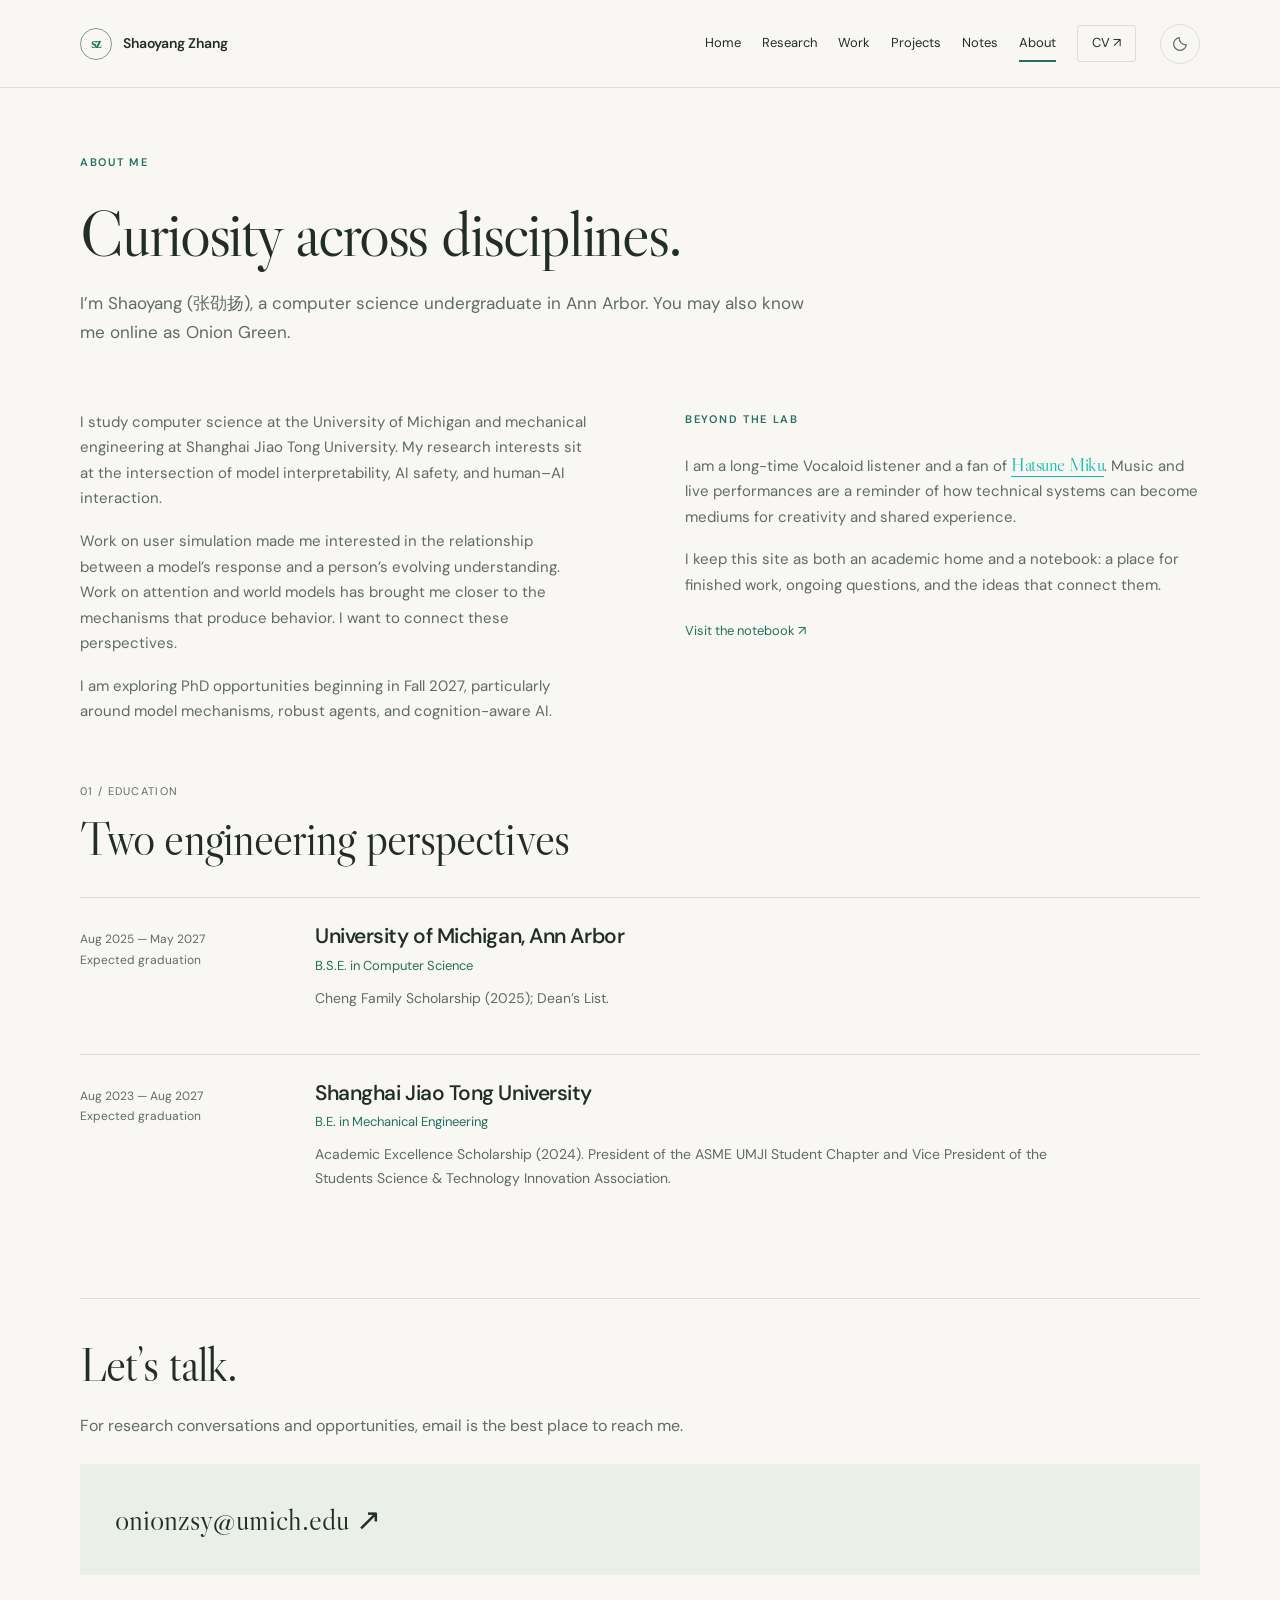
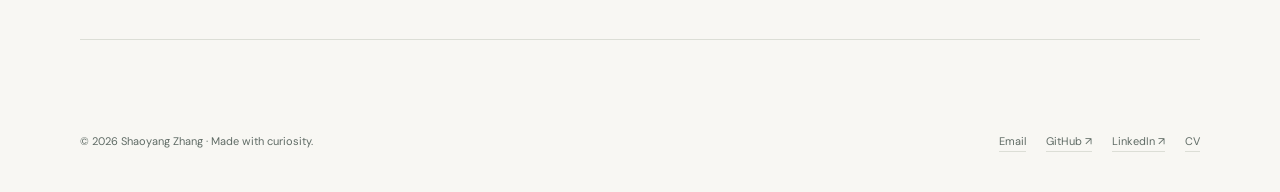
<file: about/index.html>
<!doctype html><html lang="en"><head><meta charset="utf-8"><meta name="viewport" content="width=device-width,initial-scale=1"><title>About · Shaoyang Zhang</title><meta name="description" content="Shaoyang Zhang · CS at the University of Michigan. Research in model mechanisms, world-model safety, and human–AI interaction."><meta name="theme-color" content="#f8f7f3"><link rel="canonical" href="https://oniongreen123.github.io/about/"><meta property="og:title" content="About · Shaoyang Zhang"><meta property="og:description" content="Shaoyang Zhang · CS at the University of Michigan. Research in model mechanisms, world-model safety, and human–AI interaction."><meta property="og:type" content="website"><meta property="og:url" content="https://oniongreen123.github.io/about/"><meta property="og:image" content="https://oniongreen123.github.io/assets/social-card.png"><meta name="twitter:card" content="summary_large_image"><link rel="icon" href="/assets/favicon.svg" type="image/svg+xml"><script src="/assets/theme.js?v=6d6bcd7877d8"></script><link rel="stylesheet" href="/assets/style.css?v=eafc270ab87b"><script defer src="/assets/site.js?v=46b21f476daf"></script><script defer src="https://cloud.umami.is/script.js" data-website-id="1ad9f7b9-70ca-4ff2-906c-aea317e59b1e" data-domains="oniongreen123.github.io" data-exclude-search="true" data-exclude-hash="true" data-do-not-track="true"></script><script type="application/ld+json">{"@context": "https://schema.org", "@type": "Person", "name": "Shaoyang Zhang", "alternateName": ["张劭扬", "Onion Green"], "url": "https://oniongreen123.github.io", "email": "mailto:onionzsy@umich.edu", "sameAs": ["https://github.com/OnionGreen123", "https://www.linkedin.com/in/shaoyang-zhang-82861a33b"], "affiliation": {"@type": "CollegeOrUniversity", "name": "University of Michigan"}, "knowsAbout": ["Mechanistic interpretability", "World-model safety", "Human–AI interaction"]}</script></head><body><a class="skip" href="#main">Skip to content</a><header class="site-header"><div class="wrap header-inner"><a class="wordmark" href="/" aria-label="Shaoyang Zhang, home"><span class="monogram" aria-hidden="true">sz</span>Shaoyang Zhang</a><nav id="main-nav" aria-label="Main navigation"><a href="/">Home</a><a href="/research/">Research</a><a href="/publications/">Work</a><a href="/projects/">Projects</a><a href="/notes/">Notes</a><a href="/about/" aria-current="page">About</a><a class="cv-link" href="/cv/">CV ↗</a></nav><div class="header-actions"><button class="theme-toggle" type="button" data-theme-toggle aria-label="Switch to dark mode" title="Switch to dark mode" hidden><svg class="theme-moon" viewBox="0 0 24 24" aria-hidden="true"><path d="M20.5 13a8.5 8.5 0 0 1-9.5-9.5A8.5 8.5 0 1 0 20.5 13Z"/></svg><svg class="theme-sun" viewBox="0 0 24 24" aria-hidden="true"><circle cx="12" cy="12" r="4"/><path d="M12 2v2m0 16v2M2 12h2m16 0h2M4.93 4.93l1.42 1.42m11.3 11.3 1.42 1.42M4.93 19.07l1.42-1.42m11.3-11.3 1.42-1.42"/></svg></button><button class="menu-toggle" aria-controls="main-nav" aria-expanded="false">Menu</button></div></div></header><main id="main" class="wrap"><div class="page-head"><span class="eyebrow">About me</span><h1>Curiosity across disciplines.</h1><p>I’m Shaoyang (张劭扬), a computer science undergraduate in Ann Arbor. You may also know me online as Onion Green.</p></div><div class="page-body"><div class="about-strip"><div><p>I study computer science at the University of Michigan and mechanical engineering at Shanghai Jiao Tong University. My research interests sit at the intersection of model interpretability, AI safety, and human–AI interaction.</p><p>Work on user simulation made me interested in the relationship between a model’s response and a person’s evolving understanding. Work on attention and world models has brought me closer to the mechanisms that produce behavior. I want to connect these perspectives.</p><p>I am exploring PhD opportunities beginning in Fall 2027, particularly around model mechanisms, robust agents, and cognition-aware AI.</p></div><div><span class="eyebrow">Beyond the lab</span><p>I am a long-time Vocaloid listener and a fan of <a class="miku-door" href="/39/" aria-label="Hatsune Miku — my concert journal">Hatsune Miku</a>. Music and live performances are a reminder of how technical systems can become mediums for creativity and shared experience.</p><p>I keep this site as both an academic home and a notebook: a place for finished work, ongoing questions, and the ideas that connect them.</p><a class="text-link" href="/notes/">Visit the notebook ↗</a></div></div><section class="section"><div class="section-top"><div><span class="section-number">01 / EDUCATION</span><h2>Two engineering perspectives</h2></div></div><div class="timeline-row"><div class="dates">Aug 2025 — May 2027<br>Expected graduation</div><div><h3>University of Michigan, Ann Arbor</h3><p class="role">B.S.E. in Computer Science</p><p>Cheng Family Scholarship (2025); Dean’s List.</p></div></div><div class="timeline-row"><div class="dates">Aug 2023 — Aug 2027<br>Expected graduation</div><div><h3>Shanghai Jiao Tong University</h3><p class="role">B.E. in Mechanical Engineering</p><p>Academic Excellence Scholarship (2024). President of the ASME UMJI Student Chapter and Vice President of the Students Science &amp; Technology Innovation Association.</p></div></div></section><section class="section"><h2>Let’s talk.</h2><p class="section-intro">For research conversations and opportunities, email is the best place to reach me.</p><div class="contact-panel"><a href="mailto:onionzsy@umich.edu">onionzsy@umich.edu ↗</a></div></section></div></main><footer class="wrap footer"><span>© 2026 Shaoyang Zhang <span aria-hidden="true">·</span> Made with curiosity.</span><div class="footer-links"><a href="mailto:onionzsy@umich.edu">Email</a><a href="https://github.com/OnionGreen123">GitHub ↗</a><a href="https://www.linkedin.com/in/shaoyang-zhang-82861a33b">LinkedIn ↗</a><a href="/cv/">CV</a></div></footer></body></html>
</file>
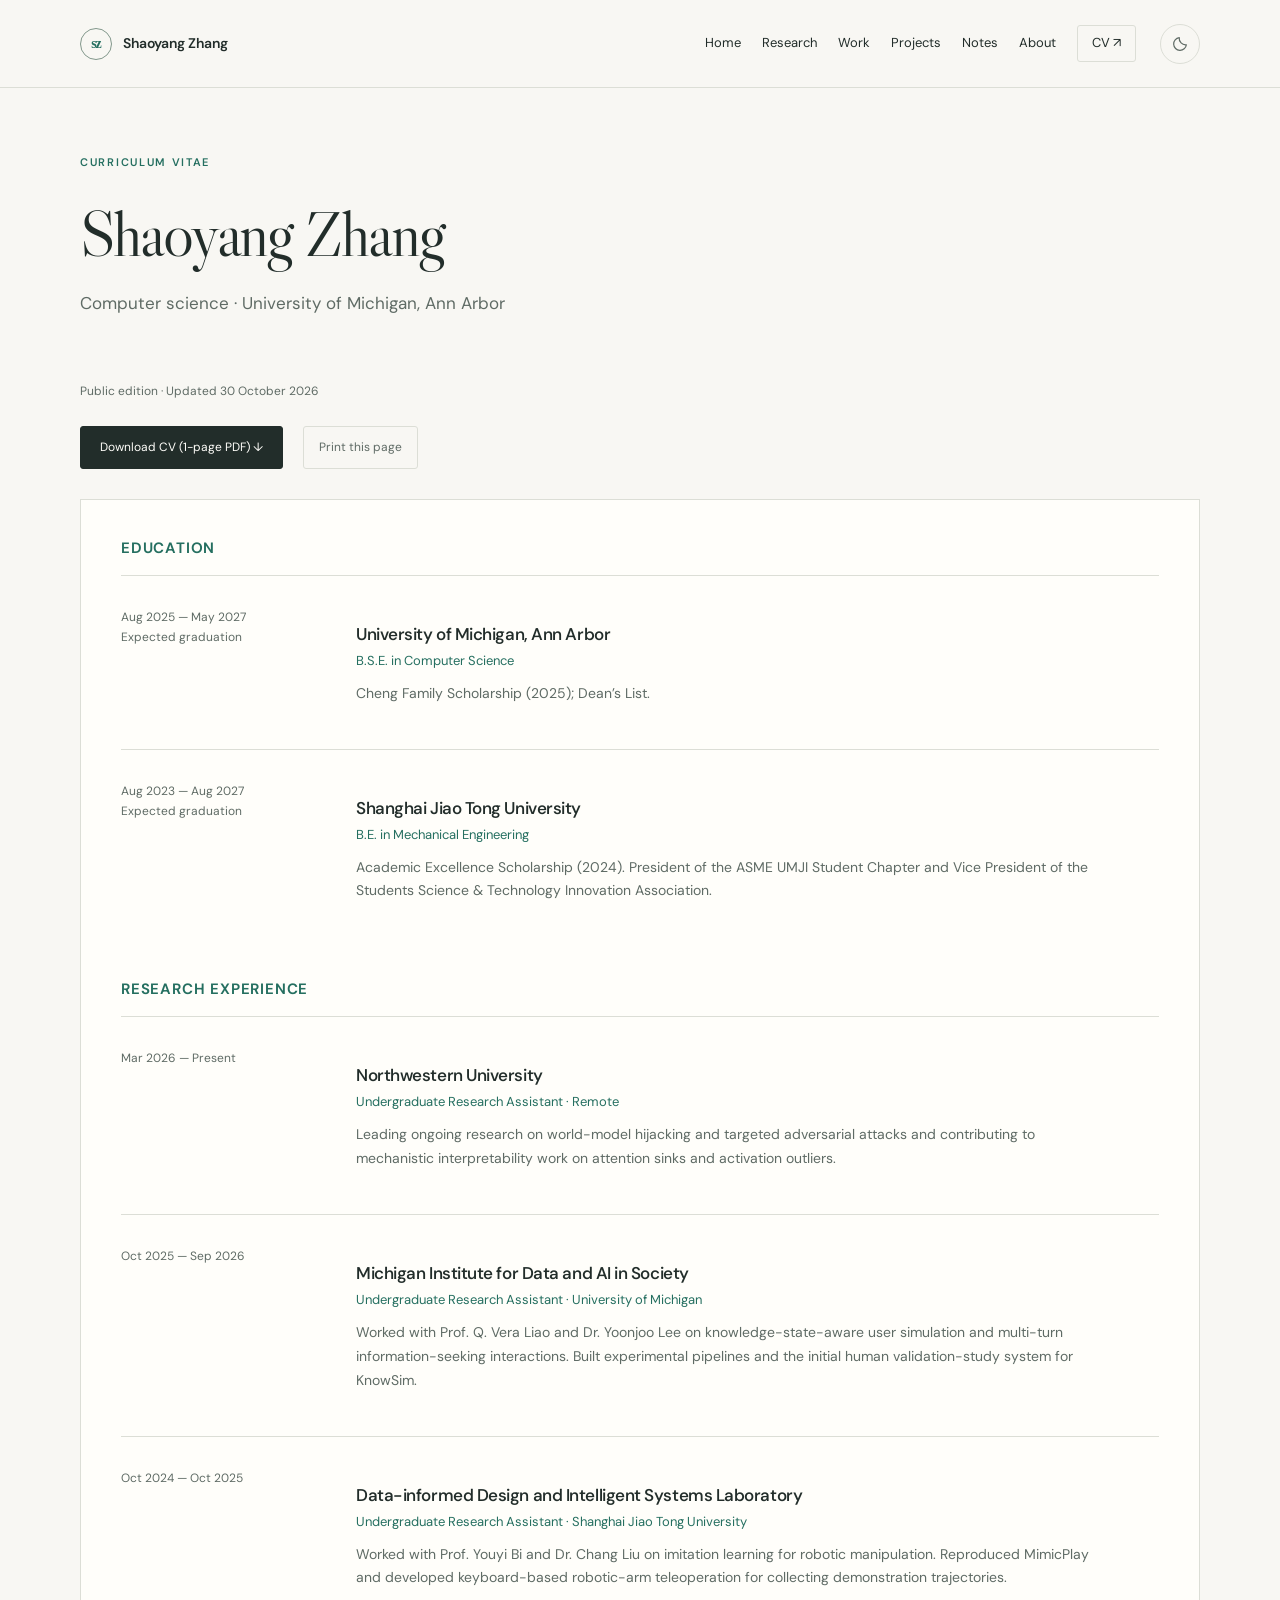
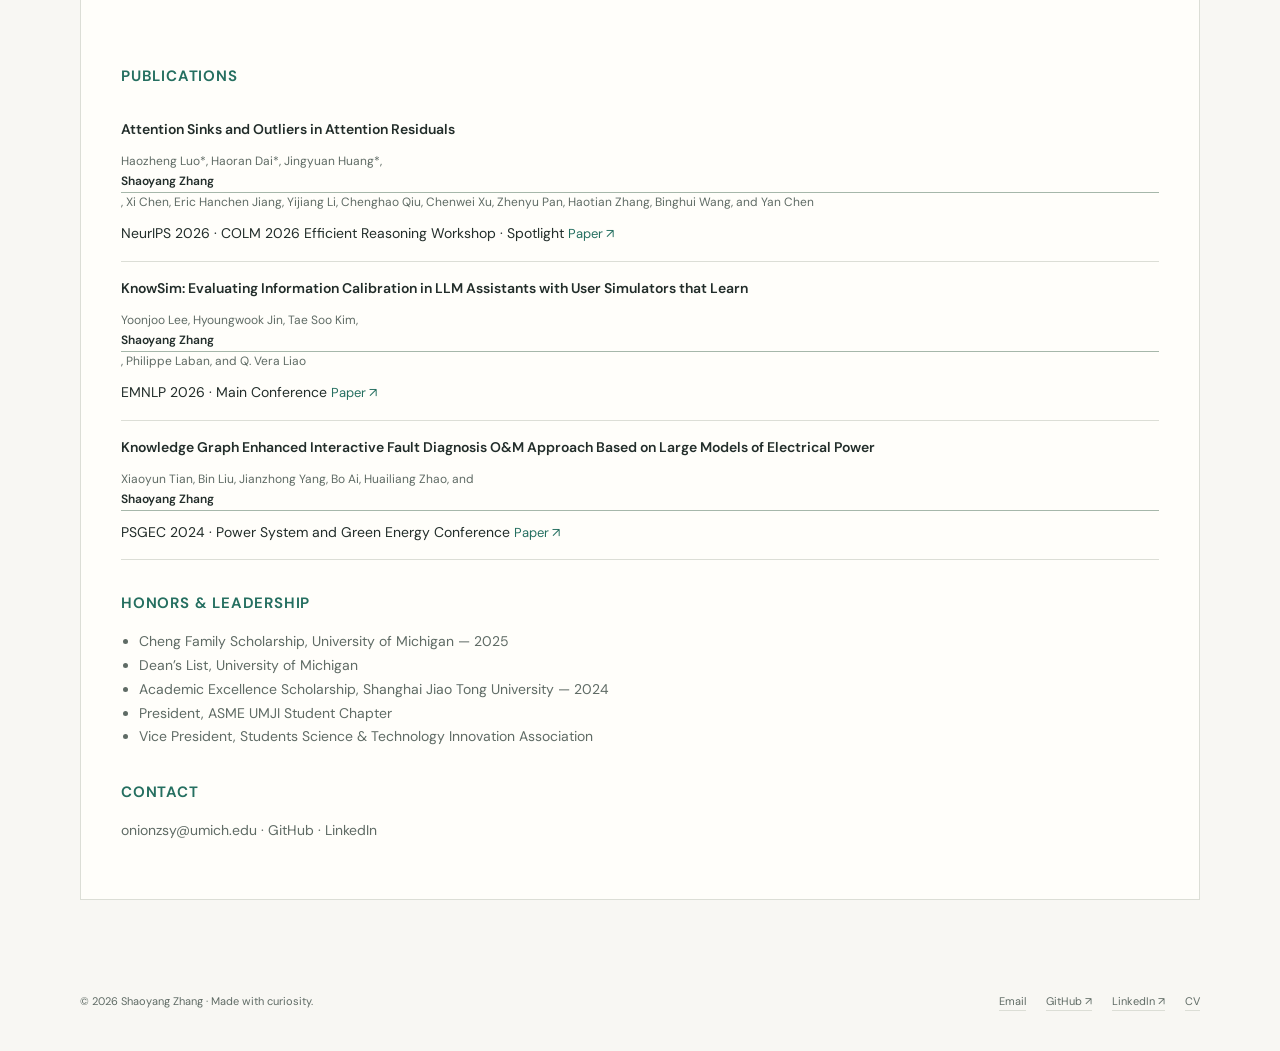
<file: cv/index.html>
<!doctype html><html lang="en"><head><meta charset="utf-8"><meta name="viewport" content="width=device-width,initial-scale=1"><title>CV · Shaoyang Zhang</title><meta name="description" content="Shaoyang Zhang · CS at the University of Michigan. Research in model mechanisms, world-model safety, and human–AI interaction."><meta name="theme-color" content="#f8f7f3"><link rel="canonical" href="https://oniongreen123.github.io/cv/"><meta property="og:title" content="CV · Shaoyang Zhang"><meta property="og:description" content="Shaoyang Zhang · CS at the University of Michigan. Research in model mechanisms, world-model safety, and human–AI interaction."><meta property="og:type" content="website"><meta property="og:url" content="https://oniongreen123.github.io/cv/"><meta property="og:image" content="https://oniongreen123.github.io/assets/social-card.png"><meta name="twitter:card" content="summary_large_image"><link rel="icon" href="/assets/favicon.svg" type="image/svg+xml"><script src="/assets/theme.js?v=6d6bcd7877d8"></script><link rel="stylesheet" href="/assets/style.css?v=eafc270ab87b"><script defer src="/assets/site.js?v=46b21f476daf"></script><script defer src="https://cloud.umami.is/script.js" data-website-id="1ad9f7b9-70ca-4ff2-906c-aea317e59b1e" data-domains="oniongreen123.github.io" data-exclude-search="true" data-exclude-hash="true" data-do-not-track="true"></script><script type="application/ld+json">{"@context": "https://schema.org", "@type": "Person", "name": "Shaoyang Zhang", "alternateName": ["张劭扬", "Onion Green"], "url": "https://oniongreen123.github.io", "email": "mailto:onionzsy@umich.edu", "sameAs": ["https://github.com/OnionGreen123", "https://www.linkedin.com/in/shaoyang-zhang-82861a33b"], "affiliation": {"@type": "CollegeOrUniversity", "name": "University of Michigan"}, "knowsAbout": ["Mechanistic interpretability", "World-model safety", "Human–AI interaction"]}</script></head><body><a class="skip" href="#main">Skip to content</a><header class="site-header"><div class="wrap header-inner"><a class="wordmark" href="/" aria-label="Shaoyang Zhang, home"><span class="monogram" aria-hidden="true">sz</span>Shaoyang Zhang</a><nav id="main-nav" aria-label="Main navigation"><a href="/">Home</a><a href="/research/">Research</a><a href="/publications/">Work</a><a href="/projects/">Projects</a><a href="/notes/">Notes</a><a href="/about/">About</a><a class="cv-link" href="/cv/">CV ↗</a></nav><div class="header-actions"><button class="theme-toggle" type="button" data-theme-toggle aria-label="Switch to dark mode" title="Switch to dark mode" hidden><svg class="theme-moon" viewBox="0 0 24 24" aria-hidden="true"><path d="M20.5 13a8.5 8.5 0 0 1-9.5-9.5A8.5 8.5 0 1 0 20.5 13Z"/></svg><svg class="theme-sun" viewBox="0 0 24 24" aria-hidden="true"><circle cx="12" cy="12" r="4"/><path d="M12 2v2m0 16v2M2 12h2m16 0h2M4.93 4.93l1.42 1.42m11.3 11.3 1.42 1.42M4.93 19.07l1.42-1.42m11.3-11.3 1.42-1.42"/></svg></button><button class="menu-toggle" aria-controls="main-nav" aria-expanded="false">Menu</button></div></div></header><main id="main" class="wrap"><div class="page-head"><span class="eyebrow">Curriculum vitae</span><h1>Shaoyang Zhang</h1><p>Computer science · University of Michigan, Ann Arbor</p></div><div class="page-body"><p class="quiet">Public edition · Updated 30 October 2026</p><div class="cv-actions"><a class="button" href="/assets/Shaoyang_Zhang_CV.pdf?v=c56f241d2c0b" download>Download CV (1-page PDF) ↓</a><button class="filter" data-print>Print this page</button></div><div class="cv-sheet" style="margin-top:30px"><h2>Education</h2><div class="timeline-row"><div class="dates">Aug 2025 — May 2027<br>Expected graduation</div><div><h3>University of Michigan, Ann Arbor</h3><p class="role">B.S.E. in Computer Science</p><p>Cheng Family Scholarship (2025); Dean’s List.</p></div></div><div class="timeline-row"><div class="dates">Aug 2023 — Aug 2027<br>Expected graduation</div><div><h3>Shanghai Jiao Tong University</h3><p class="role">B.E. in Mechanical Engineering</p><p>Academic Excellence Scholarship (2024). President of the ASME UMJI Student Chapter and Vice President of the Students Science &amp; Technology Innovation Association.</p></div></div><h2>Research experience</h2><div class="timeline-row"><div class="dates">Mar 2026 — Present</div><div><h3>Northwestern University</h3><p class="role">Undergraduate Research Assistant · Remote</p><p>Leading ongoing research on world-model hijacking and targeted adversarial attacks and contributing to mechanistic interpretability work on attention sinks and activation outliers.</p></div></div><div class="timeline-row"><div class="dates">Oct 2025 — Sep 2026</div><div><h3>Michigan Institute for Data and AI in Society</h3><p class="role">Undergraduate Research Assistant · University of Michigan</p><p>Worked with Prof. Q. Vera Liao and Dr. Yoonjoo Lee on knowledge-state-aware user simulation and multi-turn information-seeking interactions. Built experimental pipelines and the initial human validation-study system for KnowSim.</p></div></div><div class="timeline-row"><div class="dates">Oct 2024 — Oct 2025</div><div><h3>Data-informed Design and Intelligent Systems Laboratory</h3><p class="role">Undergraduate Research Assistant · Shanghai Jiao Tong University</p><p>Worked with Prof. Youyi Bi and Dr. Chang Liu on imitation learning for robotic manipulation. Reproduced MimicPlay and developed keyboard-based robotic-arm teleoperation for collecting demonstration trajectories.</p></div></div><h2>Publications</h2><div class="cv-pub"><strong>Attention Sinks and Outliers in Attention Residuals</strong><p class="authors">Haozheng Luo*, Haoran Dai*, Jingyuan Huang*, <strong>Shaoyang Zhang</strong>, Xi Chen, Eric Hanchen Jiang, Yijiang Li, Chenghao Qiu, Chenwei Xu, Zhenyu Pan, Haotian Zhang, Binghui Wang, and Yan Chen</p><span>NeurIPS 2026 · COLM 2026 Efficient Reasoning Workshop · Spotlight</span> <a class="text-link" href="https://arxiv.org/abs/2605.17887">Paper ↗</a></div><div class="cv-pub"><strong>KnowSim: Evaluating Information Calibration in LLM Assistants with User Simulators that Learn</strong><p class="authors">Yoonjoo Lee, Hyoungwook Jin, Tae Soo Kim, <strong>Shaoyang Zhang</strong>, Philippe Laban, and Q. Vera Liao</p><span>EMNLP 2026 · Main Conference</span> <a class="text-link" href="https://aclanthology.org/2026.emnlp-main.1307/">Paper ↗</a></div><div class="cv-pub"><strong>Knowledge Graph Enhanced Interactive Fault Diagnosis O&M Approach Based on Large Models of Electrical Power</strong><p class="authors">Xiaoyun Tian, Bin Liu, Jianzhong Yang, Bo Ai, Huailiang Zhao, and <strong>Shaoyang Zhang</strong></p><span>PSGEC 2024 · Power System and Green Energy Conference</span> <a class="text-link" href="https://ieeexplore.ieee.org/document/10721152">Paper ↗</a></div><h2>Honors & leadership</h2><ul><li>Cheng Family Scholarship, University of Michigan — 2025</li><li>Dean’s List, University of Michigan</li><li>Academic Excellence Scholarship, Shanghai Jiao Tong University — 2024</li><li>President, ASME UMJI Student Chapter</li><li>Vice President, Students Science & Technology Innovation Association</li></ul><h2>Contact</h2><p><a href="mailto:onionzsy@umich.edu">onionzsy@umich.edu</a> · <a href="https://github.com/OnionGreen123">GitHub</a> · <a href="https://www.linkedin.com/in/shaoyang-zhang-82861a33b">LinkedIn</a></p></div></div></main><footer class="wrap footer"><span>© 2026 Shaoyang Zhang <span aria-hidden="true">·</span> Made with curiosity.</span><div class="footer-links"><a href="mailto:onionzsy@umich.edu">Email</a><a href="https://github.com/OnionGreen123">GitHub ↗</a><a href="https://www.linkedin.com/in/shaoyang-zhang-82861a33b">LinkedIn ↗</a><a href="/cv/">CV</a></div></footer></body></html>
</file>
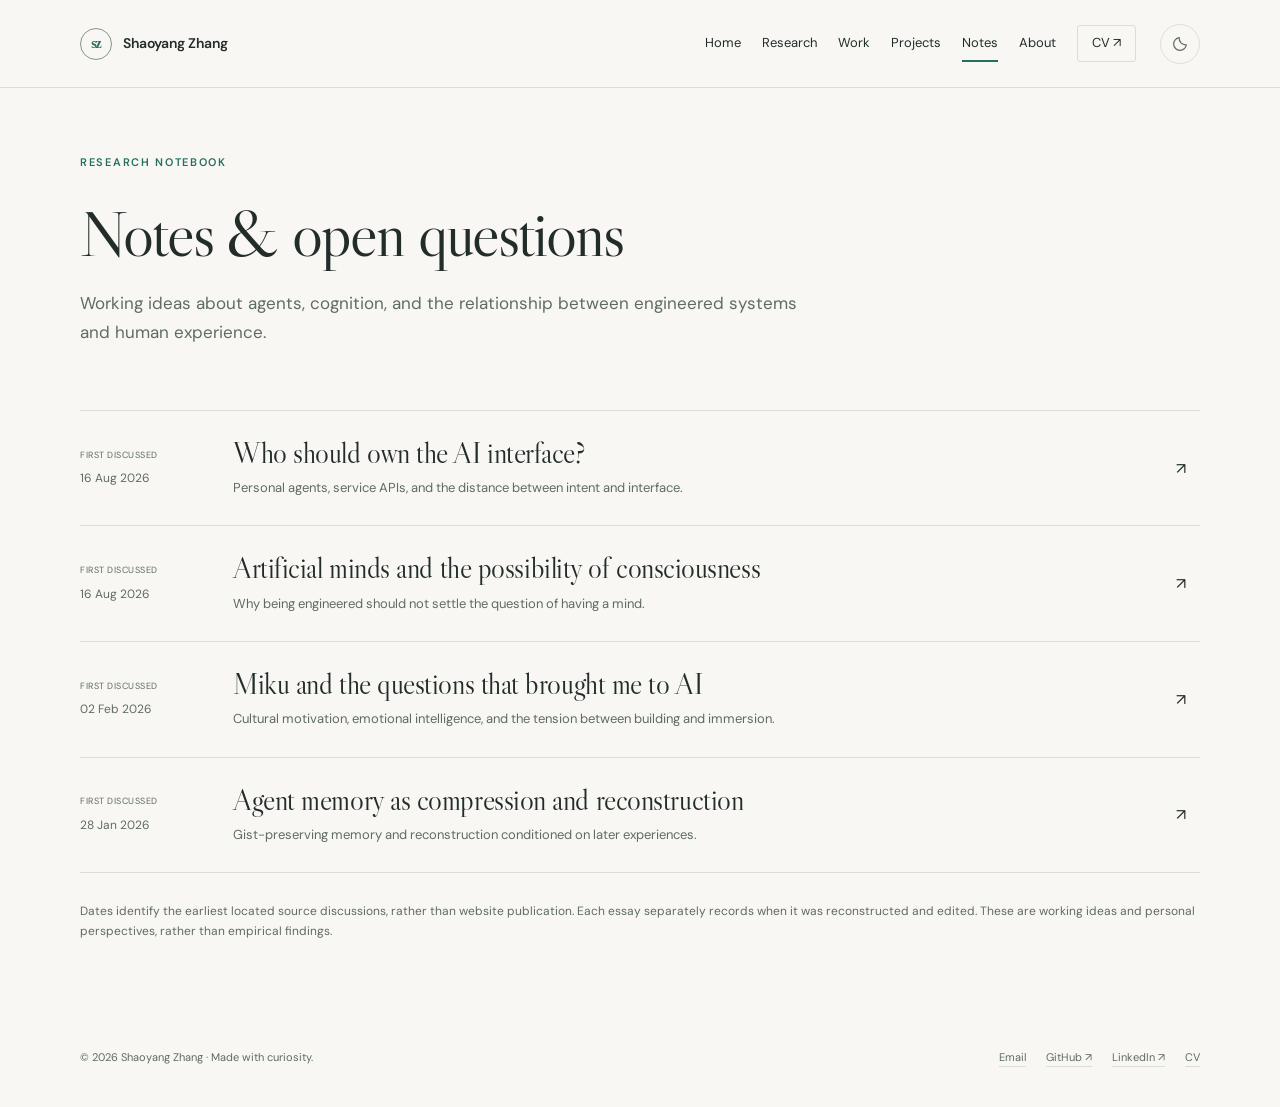
<file: notes/index.html>
<!doctype html><html lang="en"><head><meta charset="utf-8"><meta name="viewport" content="width=device-width,initial-scale=1"><title>Notes · Shaoyang Zhang</title><meta name="description" content="Shaoyang Zhang · CS at the University of Michigan. Research in model mechanisms, world-model safety, and human–AI interaction."><meta name="theme-color" content="#f8f7f3"><link rel="canonical" href="https://oniongreen123.github.io/notes/"><meta property="og:title" content="Notes · Shaoyang Zhang"><meta property="og:description" content="Shaoyang Zhang · CS at the University of Michigan. Research in model mechanisms, world-model safety, and human–AI interaction."><meta property="og:type" content="website"><meta property="og:url" content="https://oniongreen123.github.io/notes/"><meta property="og:image" content="https://oniongreen123.github.io/assets/social-card.png"><meta name="twitter:card" content="summary_large_image"><link rel="icon" href="/assets/favicon.svg" type="image/svg+xml"><script src="/assets/theme.js?v=6d6bcd7877d8"></script><link rel="stylesheet" href="/assets/style.css?v=eafc270ab87b"><script defer src="/assets/site.js?v=46b21f476daf"></script><script defer src="https://cloud.umami.is/script.js" data-website-id="1ad9f7b9-70ca-4ff2-906c-aea317e59b1e" data-domains="oniongreen123.github.io" data-exclude-search="true" data-exclude-hash="true" data-do-not-track="true"></script><script type="application/ld+json">{"@context": "https://schema.org", "@type": "Person", "name": "Shaoyang Zhang", "alternateName": ["张劭扬", "Onion Green"], "url": "https://oniongreen123.github.io", "email": "mailto:onionzsy@umich.edu", "sameAs": ["https://github.com/OnionGreen123", "https://www.linkedin.com/in/shaoyang-zhang-82861a33b"], "affiliation": {"@type": "CollegeOrUniversity", "name": "University of Michigan"}, "knowsAbout": ["Mechanistic interpretability", "World-model safety", "Human–AI interaction"]}</script></head><body><a class="skip" href="#main">Skip to content</a><header class="site-header"><div class="wrap header-inner"><a class="wordmark" href="/" aria-label="Shaoyang Zhang, home"><span class="monogram" aria-hidden="true">sz</span>Shaoyang Zhang</a><nav id="main-nav" aria-label="Main navigation"><a href="/">Home</a><a href="/research/">Research</a><a href="/publications/">Work</a><a href="/projects/">Projects</a><a href="/notes/" aria-current="page">Notes</a><a href="/about/">About</a><a class="cv-link" href="/cv/">CV ↗</a></nav><div class="header-actions"><button class="theme-toggle" type="button" data-theme-toggle aria-label="Switch to dark mode" title="Switch to dark mode" hidden><svg class="theme-moon" viewBox="0 0 24 24" aria-hidden="true"><path d="M20.5 13a8.5 8.5 0 0 1-9.5-9.5A8.5 8.5 0 1 0 20.5 13Z"/></svg><svg class="theme-sun" viewBox="0 0 24 24" aria-hidden="true"><circle cx="12" cy="12" r="4"/><path d="M12 2v2m0 16v2M2 12h2m16 0h2M4.93 4.93l1.42 1.42m11.3 11.3 1.42 1.42M4.93 19.07l1.42-1.42m11.3-11.3 1.42-1.42"/></svg></button><button class="menu-toggle" aria-controls="main-nav" aria-expanded="false">Menu</button></div></div></header><main id="main" class="wrap"><div class="page-head"><span class="eyebrow">Research notebook</span><h1>Notes & open questions</h1><p>Working ideas about agents, cognition, and the relationship between engineered systems and human experience.</p></div><div class="page-body"><div class="notes-list"><a class="note-row" href="/notes/who-should-own-the-ai-interface/"><time datetime="2026-08-16"><span class="date-label">First discussed</span>16 Aug 2026</time><div><h3>Who should own the AI interface?</h3><p>Personal agents, service APIs, and the distance between intent and interface.</p></div><span class="arrow" aria-hidden="true">↗</span></a><a class="note-row" href="/notes/artificial-minds-and-possibility/"><time datetime="2026-08-16"><span class="date-label">First discussed</span>16 Aug 2026</time><div><h3>Artificial minds and the possibility of consciousness</h3><p>Why being engineered should not settle the question of having a mind.</p></div><span class="arrow" aria-hidden="true">↗</span></a><a class="note-row" href="/notes/miku-and-my-research-interests/"><time datetime="2026-02-02"><span class="date-label">First discussed</span>02 Feb 2026</time><div><h3>Miku and the questions that brought me to AI</h3><p>Cultural motivation, emotional intelligence, and the tension between building and immersion.</p></div><span class="arrow" aria-hidden="true">↗</span></a><a class="note-row" href="/notes/memory-as-compression-and-reconstruction/"><time datetime="2026-01-28"><span class="date-label">First discussed</span>28 Jan 2026</time><div><h3>Agent memory as compression and reconstruction</h3><p>Gist-preserving memory and reconstruction conditioned on later experiences.</p></div><span class="arrow" aria-hidden="true">↗</span></a></div><p class="quiet" style="margin-top:28px">Dates identify the earliest located source discussions, rather than website publication. Each essay separately records when it was reconstructed and edited. These are working ideas and personal perspectives, rather than empirical findings.</p></div></main><footer class="wrap footer"><span>© 2026 Shaoyang Zhang <span aria-hidden="true">·</span> Made with curiosity.</span><div class="footer-links"><a href="mailto:onionzsy@umich.edu">Email</a><a href="https://github.com/OnionGreen123">GitHub ↗</a><a href="https://www.linkedin.com/in/shaoyang-zhang-82861a33b">LinkedIn ↗</a><a href="/cv/">CV</a></div></footer></body></html>
</file>
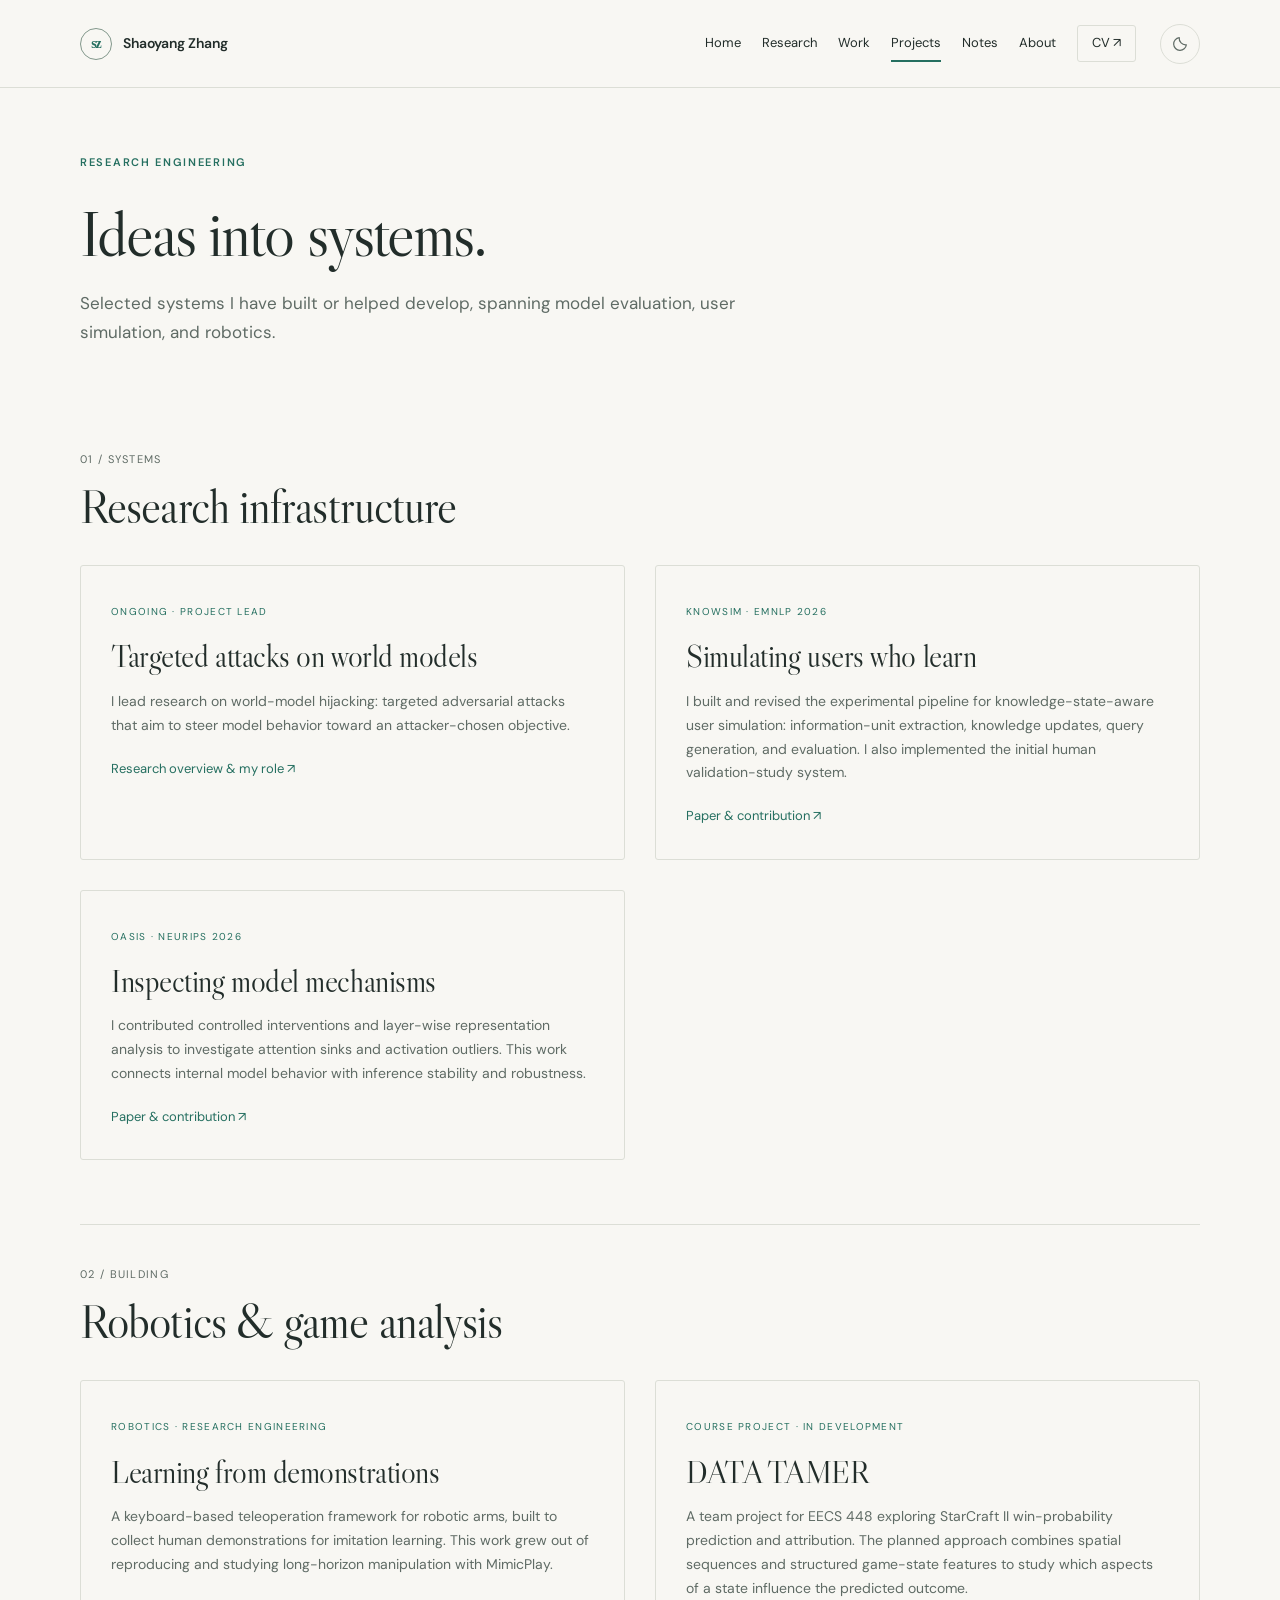
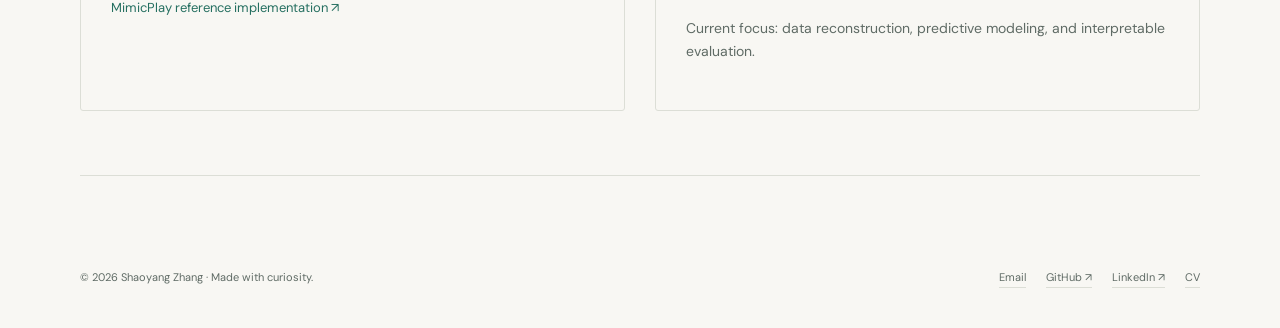
<file: projects/index.html>
<!doctype html><html lang="en"><head><meta charset="utf-8"><meta name="viewport" content="width=device-width,initial-scale=1"><title>Projects · Shaoyang Zhang</title><meta name="description" content="Shaoyang Zhang · CS at the University of Michigan. Research in model mechanisms, world-model safety, and human–AI interaction."><meta name="theme-color" content="#f8f7f3"><link rel="canonical" href="https://oniongreen123.github.io/projects/"><meta property="og:title" content="Projects · Shaoyang Zhang"><meta property="og:description" content="Shaoyang Zhang · CS at the University of Michigan. Research in model mechanisms, world-model safety, and human–AI interaction."><meta property="og:type" content="website"><meta property="og:url" content="https://oniongreen123.github.io/projects/"><meta property="og:image" content="https://oniongreen123.github.io/assets/social-card.png"><meta name="twitter:card" content="summary_large_image"><link rel="icon" href="/assets/favicon.svg" type="image/svg+xml"><script src="/assets/theme.js?v=6d6bcd7877d8"></script><link rel="stylesheet" href="/assets/style.css?v=eafc270ab87b"><script defer src="/assets/site.js?v=46b21f476daf"></script><script defer src="https://cloud.umami.is/script.js" data-website-id="1ad9f7b9-70ca-4ff2-906c-aea317e59b1e" data-domains="oniongreen123.github.io" data-exclude-search="true" data-exclude-hash="true" data-do-not-track="true"></script><script type="application/ld+json">{"@context": "https://schema.org", "@type": "Person", "name": "Shaoyang Zhang", "alternateName": ["张劭扬", "Onion Green"], "url": "https://oniongreen123.github.io", "email": "mailto:onionzsy@umich.edu", "sameAs": ["https://github.com/OnionGreen123", "https://www.linkedin.com/in/shaoyang-zhang-82861a33b"], "affiliation": {"@type": "CollegeOrUniversity", "name": "University of Michigan"}, "knowsAbout": ["Mechanistic interpretability", "World-model safety", "Human–AI interaction"]}</script></head><body><a class="skip" href="#main">Skip to content</a><header class="site-header"><div class="wrap header-inner"><a class="wordmark" href="/" aria-label="Shaoyang Zhang, home"><span class="monogram" aria-hidden="true">sz</span>Shaoyang Zhang</a><nav id="main-nav" aria-label="Main navigation"><a href="/">Home</a><a href="/research/">Research</a><a href="/publications/">Work</a><a href="/projects/" aria-current="page">Projects</a><a href="/notes/">Notes</a><a href="/about/">About</a><a class="cv-link" href="/cv/">CV ↗</a></nav><div class="header-actions"><button class="theme-toggle" type="button" data-theme-toggle aria-label="Switch to dark mode" title="Switch to dark mode" hidden><svg class="theme-moon" viewBox="0 0 24 24" aria-hidden="true"><path d="M20.5 13a8.5 8.5 0 0 1-9.5-9.5A8.5 8.5 0 1 0 20.5 13Z"/></svg><svg class="theme-sun" viewBox="0 0 24 24" aria-hidden="true"><circle cx="12" cy="12" r="4"/><path d="M12 2v2m0 16v2M2 12h2m16 0h2M4.93 4.93l1.42 1.42m11.3 11.3 1.42 1.42M4.93 19.07l1.42-1.42m11.3-11.3 1.42-1.42"/></svg></button><button class="menu-toggle" aria-controls="main-nav" aria-expanded="false">Menu</button></div></div></header><main id="main" class="wrap"><div class="page-head"><span class="eyebrow">Research engineering</span><h1>Ideas into systems.</h1><p>Selected systems I have built or helped develop, spanning model evaluation, user simulation, and robotics.</p></div><div class="page-body"><section class="section"><div class="section-top"><div><span class="section-number">01 / SYSTEMS</span><h2>Research infrastructure</h2></div></div><div class="project-list"><article class="project-block"><span class="tag">Ongoing · Project lead</span><h3>Targeted attacks on world models</h3><p>I lead research on world-model hijacking: targeted adversarial attacks that aim to steer model behavior toward an attacker-chosen objective.</p><a class="text-link" href="/research/world-model-reliability/">Research overview &amp; my role ↗</a></article><article class="project-block"><span class="tag">KnowSim · EMNLP 2026</span><h3>Simulating users who learn</h3><p>I built and revised the experimental pipeline for knowledge-state-aware user simulation: information-unit extraction, knowledge updates, query generation, and evaluation. I also implemented the initial human validation-study system.</p><a class="text-link" href="/publications/#knowsim">Paper &amp; contribution ↗</a></article><article class="project-block"><span class="tag">OASIS · NeurIPS 2026</span><h3>Inspecting model mechanisms</h3><p>I contributed controlled interventions and layer-wise representation analysis to investigate attention sinks and activation outliers. This work connects internal model behavior with inference stability and robustness.</p><a class="text-link" href="/publications/#oasis">Paper &amp; contribution ↗</a></article></div></section><section class="section"><div class="section-top"><div><span class="section-number">02 / BUILDING</span><h2>Robotics & game analysis</h2></div></div><div class="project-list"><article class="project-block"><span class="tag">Robotics · Research engineering</span><h3>Learning from demonstrations</h3><p>A keyboard-based teleoperation framework for robotic arms, built to collect human demonstrations for imitation learning. This work grew out of reproducing and studying long-horizon manipulation with MimicPlay.</p><a class="text-link" href="https://github.com/j96w/MimicPlay">MimicPlay reference implementation ↗</a></article><article class="project-block"><span class="tag">Course project · In development</span><h3>DATA TAMER</h3><p>A team project for EECS 448 exploring StarCraft II win-probability prediction and attribution. The planned approach combines spatial sequences and structured game-state features to study which aspects of a state influence the predicted outcome.</p><p class="quiet">Current focus: data reconstruction, predictive modeling, and interpretable evaluation.</p></article></div></section></div></main><footer class="wrap footer"><span>© 2026 Shaoyang Zhang <span aria-hidden="true">·</span> Made with curiosity.</span><div class="footer-links"><a href="mailto:onionzsy@umich.edu">Email</a><a href="https://github.com/OnionGreen123">GitHub ↗</a><a href="https://www.linkedin.com/in/shaoyang-zhang-82861a33b">LinkedIn ↗</a><a href="/cv/">CV</a></div></footer></body></html>
</file>
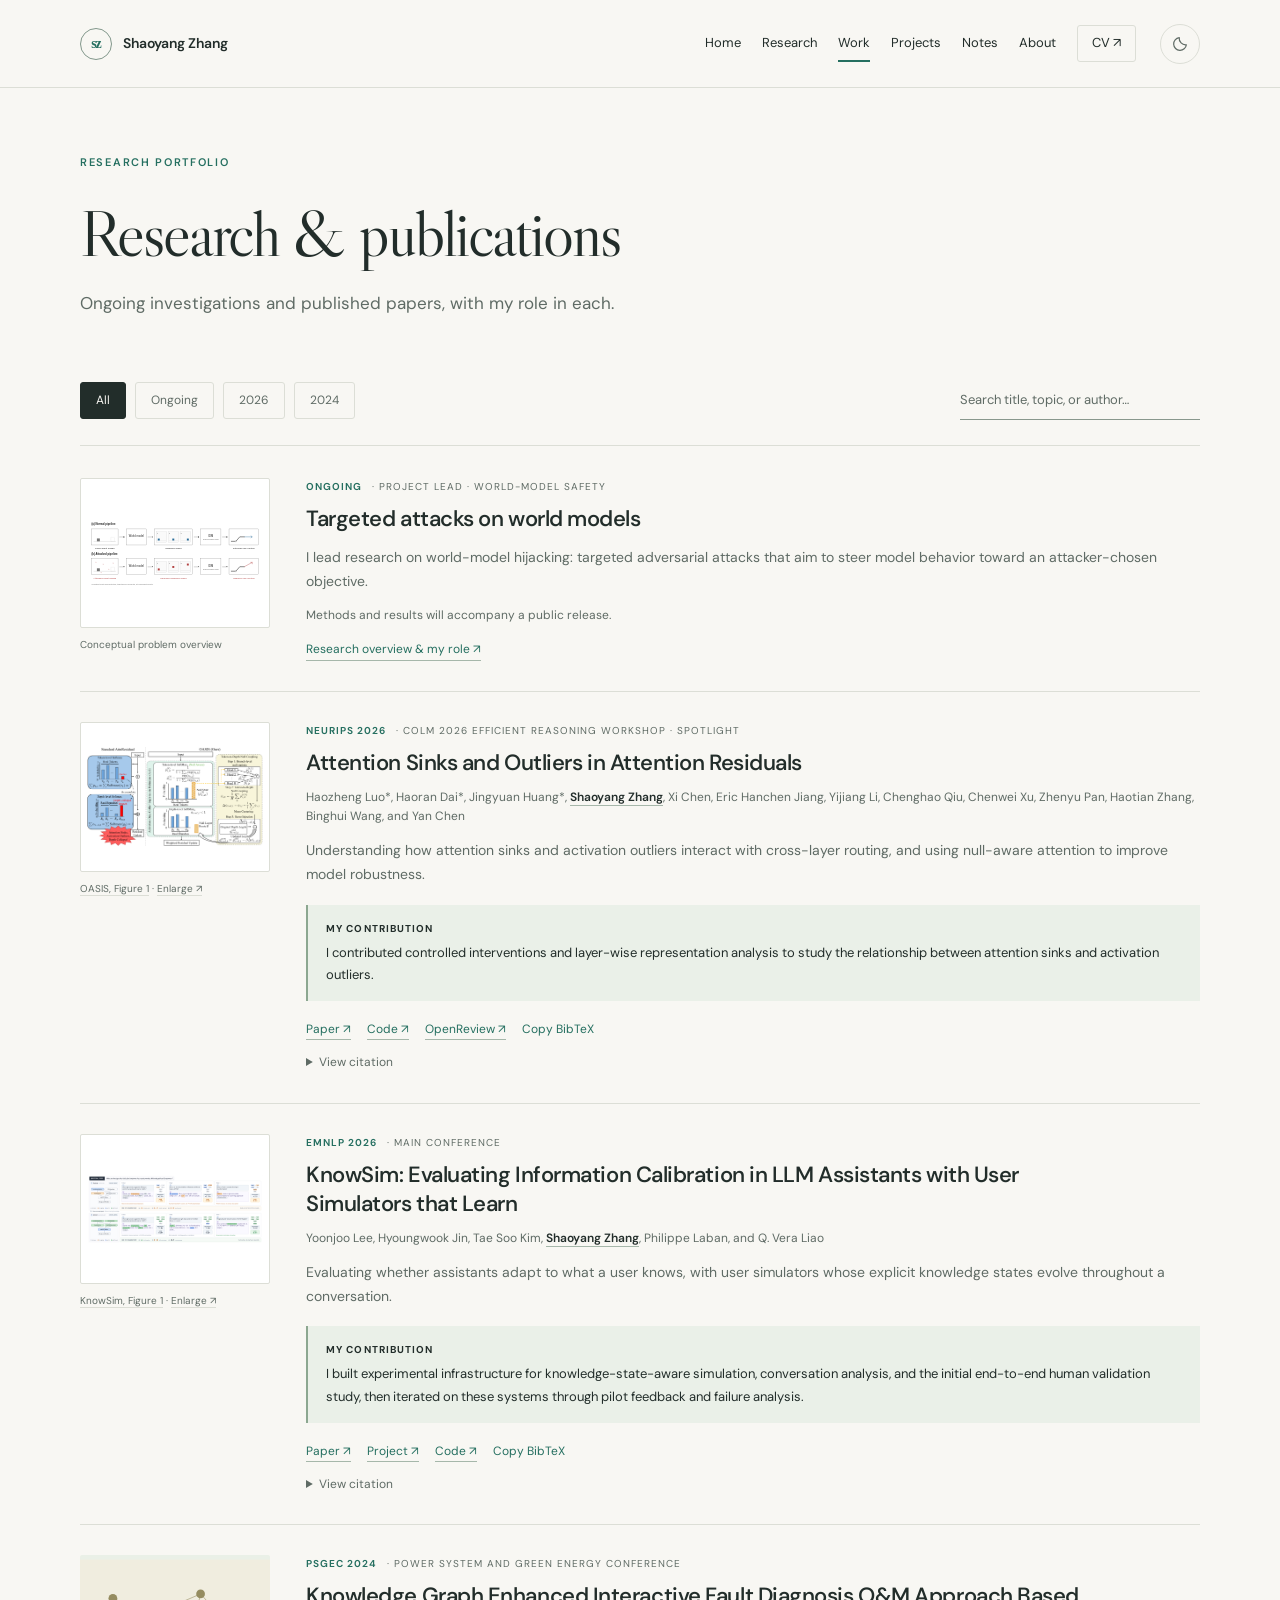
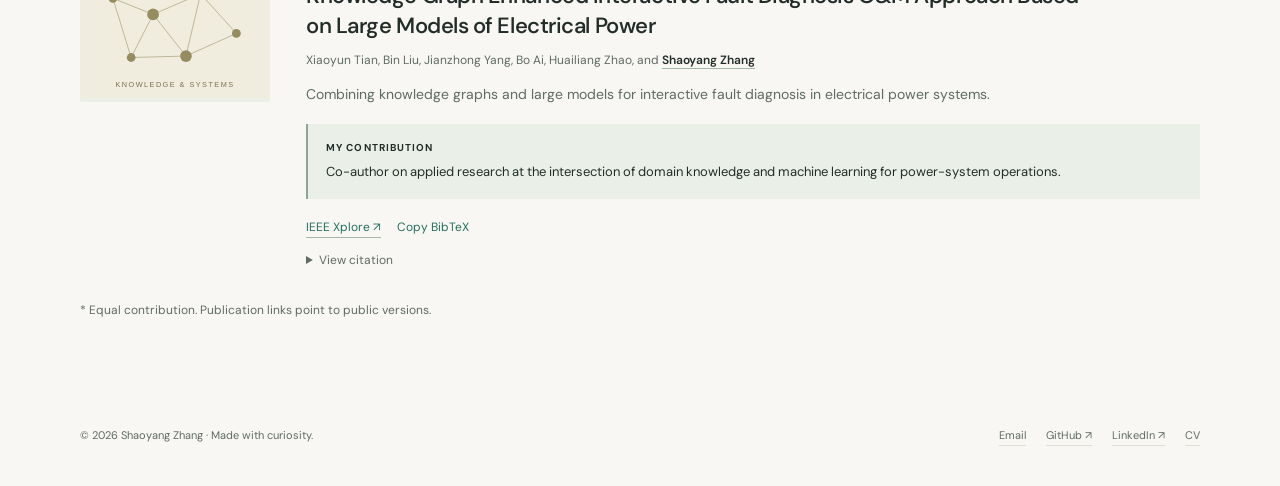
<file: publications/index.html>
<!doctype html><html lang="en"><head><meta charset="utf-8"><meta name="viewport" content="width=device-width,initial-scale=1"><title>Work · Shaoyang Zhang</title><meta name="description" content="Shaoyang Zhang · CS at the University of Michigan. Research in model mechanisms, world-model safety, and human–AI interaction."><meta name="theme-color" content="#f8f7f3"><link rel="canonical" href="https://oniongreen123.github.io/publications/"><meta property="og:title" content="Work · Shaoyang Zhang"><meta property="og:description" content="Shaoyang Zhang · CS at the University of Michigan. Research in model mechanisms, world-model safety, and human–AI interaction."><meta property="og:type" content="website"><meta property="og:url" content="https://oniongreen123.github.io/publications/"><meta property="og:image" content="https://oniongreen123.github.io/assets/social-card.png"><meta name="twitter:card" content="summary_large_image"><link rel="icon" href="/assets/favicon.svg" type="image/svg+xml"><script src="/assets/theme.js?v=6d6bcd7877d8"></script><link rel="stylesheet" href="/assets/style.css?v=eafc270ab87b"><script defer src="/assets/site.js?v=46b21f476daf"></script><script defer src="https://cloud.umami.is/script.js" data-website-id="1ad9f7b9-70ca-4ff2-906c-aea317e59b1e" data-domains="oniongreen123.github.io" data-exclude-search="true" data-exclude-hash="true" data-do-not-track="true"></script><script type="application/ld+json">{"@context": "https://schema.org", "@type": "Person", "name": "Shaoyang Zhang", "alternateName": ["张劭扬", "Onion Green"], "url": "https://oniongreen123.github.io", "email": "mailto:onionzsy@umich.edu", "sameAs": ["https://github.com/OnionGreen123", "https://www.linkedin.com/in/shaoyang-zhang-82861a33b"], "affiliation": {"@type": "CollegeOrUniversity", "name": "University of Michigan"}, "knowsAbout": ["Mechanistic interpretability", "World-model safety", "Human–AI interaction"]}</script></head><body><a class="skip" href="#main">Skip to content</a><header class="site-header"><div class="wrap header-inner"><a class="wordmark" href="/" aria-label="Shaoyang Zhang, home"><span class="monogram" aria-hidden="true">sz</span>Shaoyang Zhang</a><nav id="main-nav" aria-label="Main navigation"><a href="/">Home</a><a href="/research/">Research</a><a href="/publications/" aria-current="page">Work</a><a href="/projects/">Projects</a><a href="/notes/">Notes</a><a href="/about/">About</a><a class="cv-link" href="/cv/">CV ↗</a></nav><div class="header-actions"><button class="theme-toggle" type="button" data-theme-toggle aria-label="Switch to dark mode" title="Switch to dark mode" hidden><svg class="theme-moon" viewBox="0 0 24 24" aria-hidden="true"><path d="M20.5 13a8.5 8.5 0 0 1-9.5-9.5A8.5 8.5 0 1 0 20.5 13Z"/></svg><svg class="theme-sun" viewBox="0 0 24 24" aria-hidden="true"><circle cx="12" cy="12" r="4"/><path d="M12 2v2m0 16v2M2 12h2m16 0h2M4.93 4.93l1.42 1.42m11.3 11.3 1.42 1.42M4.93 19.07l1.42-1.42m11.3-11.3 1.42-1.42"/></svg></button><button class="menu-toggle" aria-controls="main-nav" aria-expanded="false">Menu</button></div></div></header><main id="main" class="wrap"><div class="page-head"><span class="eyebrow">Research portfolio</span><h1>Research & publications</h1><p>Ongoing investigations and published papers, with my role in each.</p></div><div class="page-body"><div class="filter-bar"><div class="filters" role="group" aria-label="Filter work by year or status"><button class="filter" data-year="all" aria-pressed="true">All</button><button class="filter" data-year="ongoing" aria-pressed="false">Ongoing</button><button class="filter" data-year="2026" aria-pressed="false">2026</button><button class="filter" data-year="2024" aria-pressed="false">2024</button></div><div class="search-wrap"><label class="visually-hidden" for="paper-search">Search work</label><input id="paper-search" type="search" placeholder="Search title, topic, or author…"></div></div><p class="visually-hidden" id="search-status" aria-live="polite"></p><div><article class="pub-row" id="current-research" data-paper data-year="ongoing"><figure class="paper-figure"><a class="pub-visual" href="/research/world-model-reliability/" aria-label="World-model hijacking problem overview"><img src="/assets/world-model-hijacking.svg" alt="Normal and attacked pipelines: input image, imagined video, and downstream IDM action" loading="lazy"></a><figcaption>Conceptual problem overview</figcaption></figure><div><div class="pub-meta"><span class="venue">Ongoing</span><span>· Project lead · World-model safety</span></div><h3><a href="/research/world-model-reliability/">Targeted attacks on world models</a></h3><p class="summary">I lead research on world-model hijacking: targeted adversarial attacks that aim to steer model behavior toward an attacker-chosen objective.</p><p class="quiet">Methods and results will accompany a public release.</p><div class="pub-links"><a href="/research/world-model-reliability/">Research overview &amp; my role ↗</a></div></div></article><article class="pub-row" id="oasis" data-paper data-year="2026"><figure class="paper-figure"><a class="pub-visual" href="/assets/papers/oasis-figure1.png" target="_blank" rel="noopener" aria-label="Open OASIS Figure 1 at full size"><img src="/assets/papers/oasis-figure1.png" alt="Standard AttnResidual compared with OASIS" loading="lazy"></a><figcaption><a href="https://arxiv.org/abs/2605.17887">OASIS, Figure 1</a> · <a href="/assets/papers/oasis-figure1.png" target="_blank" rel="noopener">Enlarge ↗</a></figcaption></figure><div><div class="pub-meta"><span class="venue">NeurIPS 2026</span><span>· COLM 2026 Efficient Reasoning Workshop · Spotlight</span></div><h3><a href="https://arxiv.org/abs/2605.17887">Attention Sinks and Outliers in Attention Residuals</a></h3><p class="authors">Haozheng Luo*, Haoran Dai*, Jingyuan Huang*, <strong>Shaoyang Zhang</strong>, Xi Chen, Eric Hanchen Jiang, Yijiang Li, Chenghao Qiu, Chenwei Xu, Zhenyu Pan, Haotian Zhang, Binghui Wang, and Yan Chen</p><p class="summary">Understanding how attention sinks and activation outliers interact with cross-layer routing, and using null-aware attention to improve model robustness.</p><div class="contribution"><b>My contribution</b>I contributed controlled interventions and layer-wise representation analysis to study the relationship between attention sinks and activation outliers.</div><div class="pub-links"><a href="https://arxiv.org/abs/2605.17887" target="_blank" rel="noopener noreferrer">Paper ↗</a><a href="https://github.com/robinzixuan/OASIS" target="_blank" rel="noopener noreferrer">Code ↗</a><a href="https://openreview.net/forum?id=yjVSLVS0Dh" target="_blank" rel="noopener noreferrer">OpenReview ↗</a><button data-copy-citation="bib-oasis" aria-label="Copy BibTeX for OASIS">Copy BibTeX</button></div><details><summary>View citation</summary><pre class="bib-code" id="bib-oasis">@misc{luo2026attentionsinksoutliersattention,
  title={Attention Sinks and Outliers in Attention Residuals},
  author={Luo, Haozheng and Dai, Haoran and Huang, Jingyuan and Zhang, Shaoyang and Chen, Xi and Jiang, Eric Hanchen and Li, Yijiang and Qiu, Chenghao and Xu, Chenwei and Pan, Zhenyu and Zhang, Haotian and Wang, Binghui and Chen, Yan},
  year={2026},
  eprint={2605.17887},
  archivePrefix={arXiv},
  primaryClass={cs.LG},
  url={https://arxiv.org/abs/2605.17887}
}</pre></details></div></article><article class="pub-row" id="knowsim" data-paper data-year="2026"><figure class="paper-figure"><a class="pub-visual" href="/assets/papers/knowsim-figure1.png" target="_blank" rel="noopener" aria-label="Open KnowSim Figure 1 at full size"><img src="/assets/papers/knowsim-figure1.png" alt="Knowledge-state evolution for users with different prior knowledge" loading="lazy"></a><figcaption><a href="https://aclanthology.org/2026.emnlp-main.1307/">KnowSim, Figure 1</a> · <a href="/assets/papers/knowsim-figure1.png" target="_blank" rel="noopener">Enlarge ↗</a></figcaption></figure><div><div class="pub-meta"><span class="venue">EMNLP 2026</span><span>· Main Conference</span></div><h3><a href="https://aclanthology.org/2026.emnlp-main.1307/">KnowSim: Evaluating Information Calibration in LLM Assistants with User Simulators that Learn</a></h3><p class="authors">Yoonjoo Lee, Hyoungwook Jin, Tae Soo Kim, <strong>Shaoyang Zhang</strong>, Philippe Laban, and Q. Vera Liao</p><p class="summary">Evaluating whether assistants adapt to what a user knows, with user simulators whose explicit knowledge states evolve throughout a conversation.</p><div class="contribution"><b>My contribution</b>I built experimental infrastructure for knowledge-state-aware simulation, conversation analysis, and the initial end-to-end human validation study, then iterated on these systems through pilot feedback and failure analysis.</div><div class="pub-links"><a href="https://aclanthology.org/2026.emnlp-main.1307/" target="_blank" rel="noopener noreferrer">Paper ↗</a><a href="https://yoonjoolee.com/knowsim/" target="_blank" rel="noopener noreferrer">Project ↗</a><a href="https://github.com/yjo2lee/knowsim" target="_blank" rel="noopener noreferrer">Code ↗</a><button data-copy-citation="bib-knowsim" aria-label="Copy BibTeX for KnowSim">Copy BibTeX</button></div><details><summary>View citation</summary><pre class="bib-code" id="bib-knowsim">@inproceedings{lee-etal-2026-knowsim,
  title={KnowSim: Evaluating Information Calibration in LLM Assistants with User Simulators that Learn},
  author={Lee, Yoonjoo and Jin, Hyoungwook and Kim, Tae Soo and Zhang, Shaoyang and Laban, Philippe and Liao, Q. Vera},
  booktitle={Proceedings of the 2026 Conference on Empirical Methods in Natural Language Processing},
  year={2026},
  pages={29750--29780},
  publisher={Association for Computational Linguistics},
  url={https://aclanthology.org/2026.emnlp-main.1307/}
}</pre></details></div></article><article class="pub-row" id="power" data-paper data-year="2024"><div class="pub-visual"><img src="/assets/power.svg" alt="Applied machine learning conceptual illustration" loading="lazy" width="260" height="190"></div><div><div class="pub-meta"><span class="venue">PSGEC 2024</span><span>· Power System and Green Energy Conference</span></div><h3><a href="https://ieeexplore.ieee.org/document/10721152">Knowledge Graph Enhanced Interactive Fault Diagnosis O&M Approach Based on Large Models of Electrical Power</a></h3><p class="authors">Xiaoyun Tian, Bin Liu, Jianzhong Yang, Bo Ai, Huailiang Zhao, and <strong>Shaoyang Zhang</strong></p><p class="summary">Combining knowledge graphs and large models for interactive fault diagnosis in electrical power systems.</p><div class="contribution"><b>My contribution</b>Co-author on applied research at the intersection of domain knowledge and machine learning for power-system operations.</div><div class="pub-links"><a href="https://ieeexplore.ieee.org/document/10721152" target="_blank" rel="noopener noreferrer">IEEE Xplore ↗</a><button data-copy-citation="bib-power" aria-label="Copy BibTeX for Power systems">Copy BibTeX</button></div><details><summary>View citation</summary><pre class="bib-code" id="bib-power">@inproceedings{tian2024knowledge,
  title={Knowledge Graph Enhanced Interactive Fault Diagnosis O&amp;M Approach Based on Large Models of Electrical Power},
  author={Tian, Xiaoyun and Liu, Bin and Yang, Jianzhong and Ai, Bo and Zhao, Huailiang and Zhang, Shaoyang},
  booktitle={2024 4th Power System and Green Energy Conference (PSGEC)},
  year={2024},
  url={https://ieeexplore.ieee.org/document/10721152}
}</pre></details></div></article></div><p id="no-results" class="empty" hidden>No work matches this search. Try another term or select All.</p><p class="quiet">* Equal contribution. Publication links point to public versions.</p></div></main><footer class="wrap footer"><span>© 2026 Shaoyang Zhang <span aria-hidden="true">·</span> Made with curiosity.</span><div class="footer-links"><a href="mailto:onionzsy@umich.edu">Email</a><a href="https://github.com/OnionGreen123">GitHub ↗</a><a href="https://www.linkedin.com/in/shaoyang-zhang-82861a33b">LinkedIn ↗</a><a href="/cv/">CV</a></div></footer></body></html>
</file>
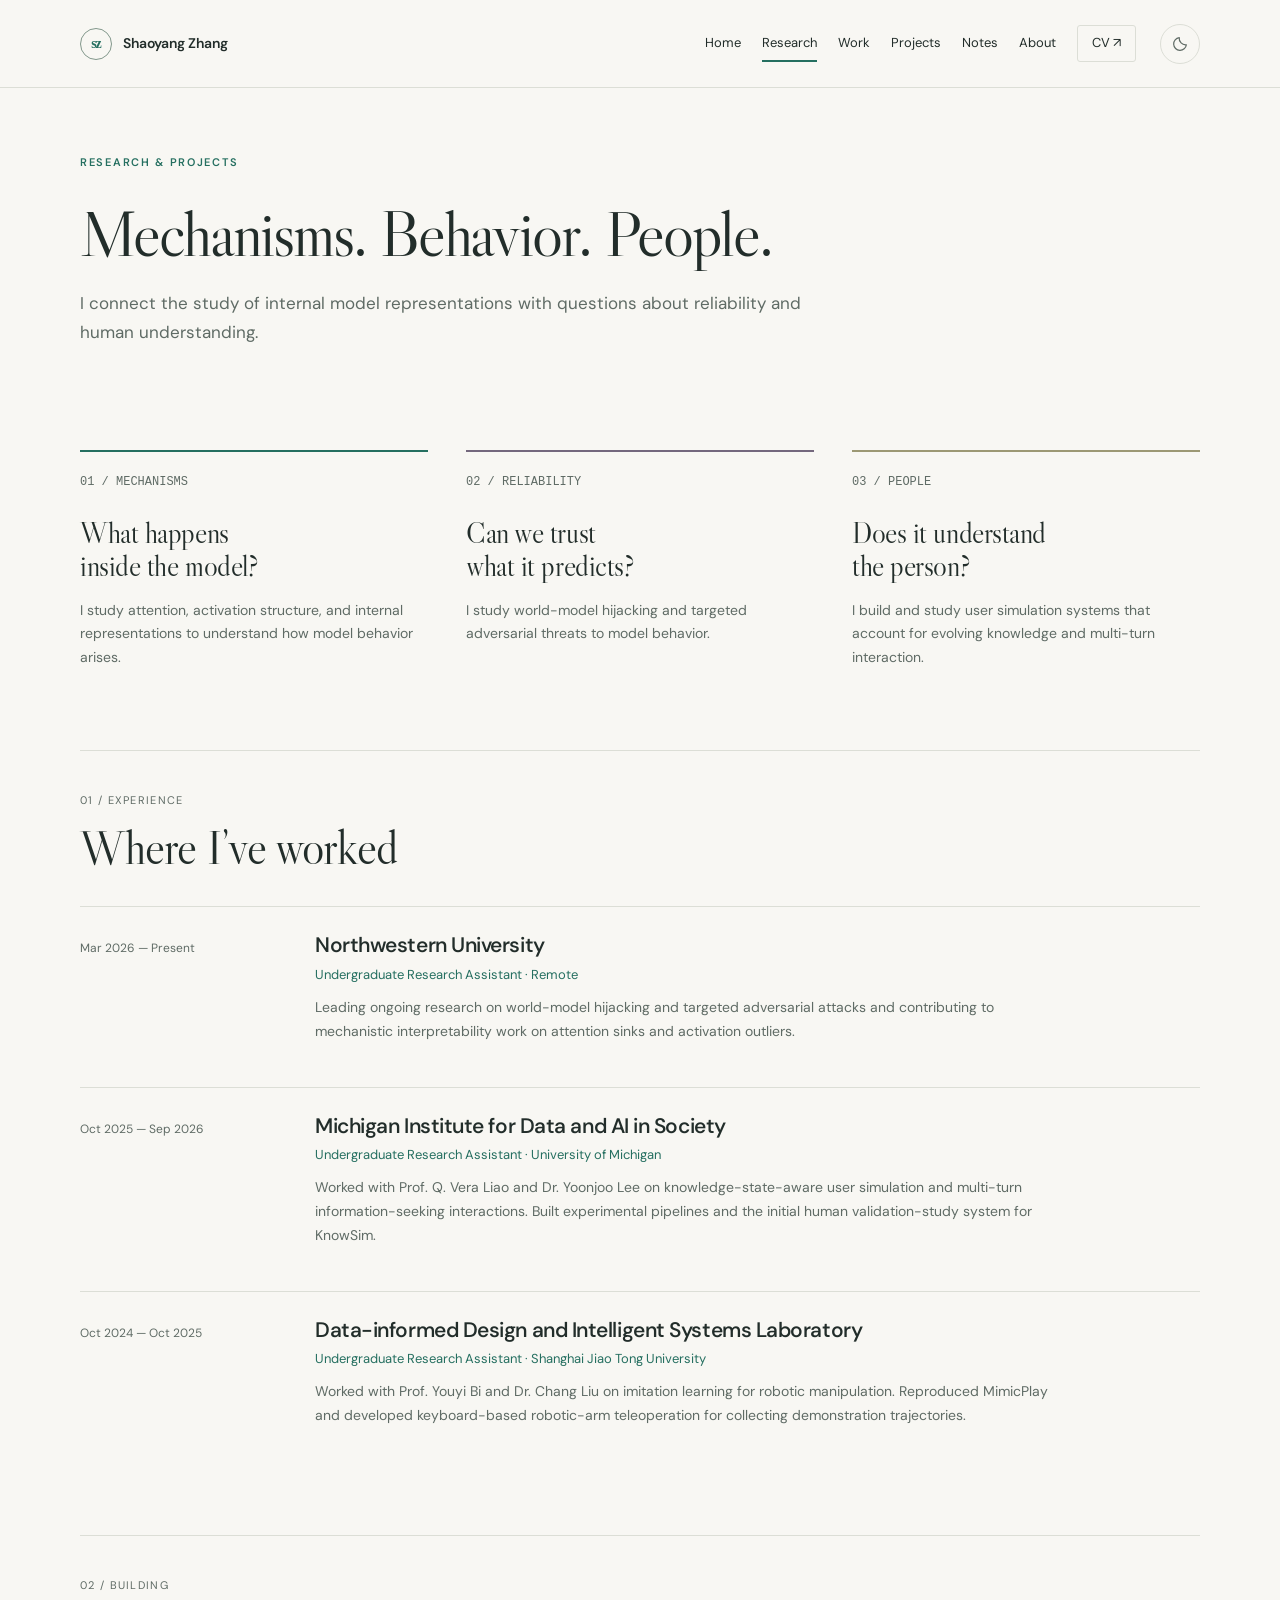
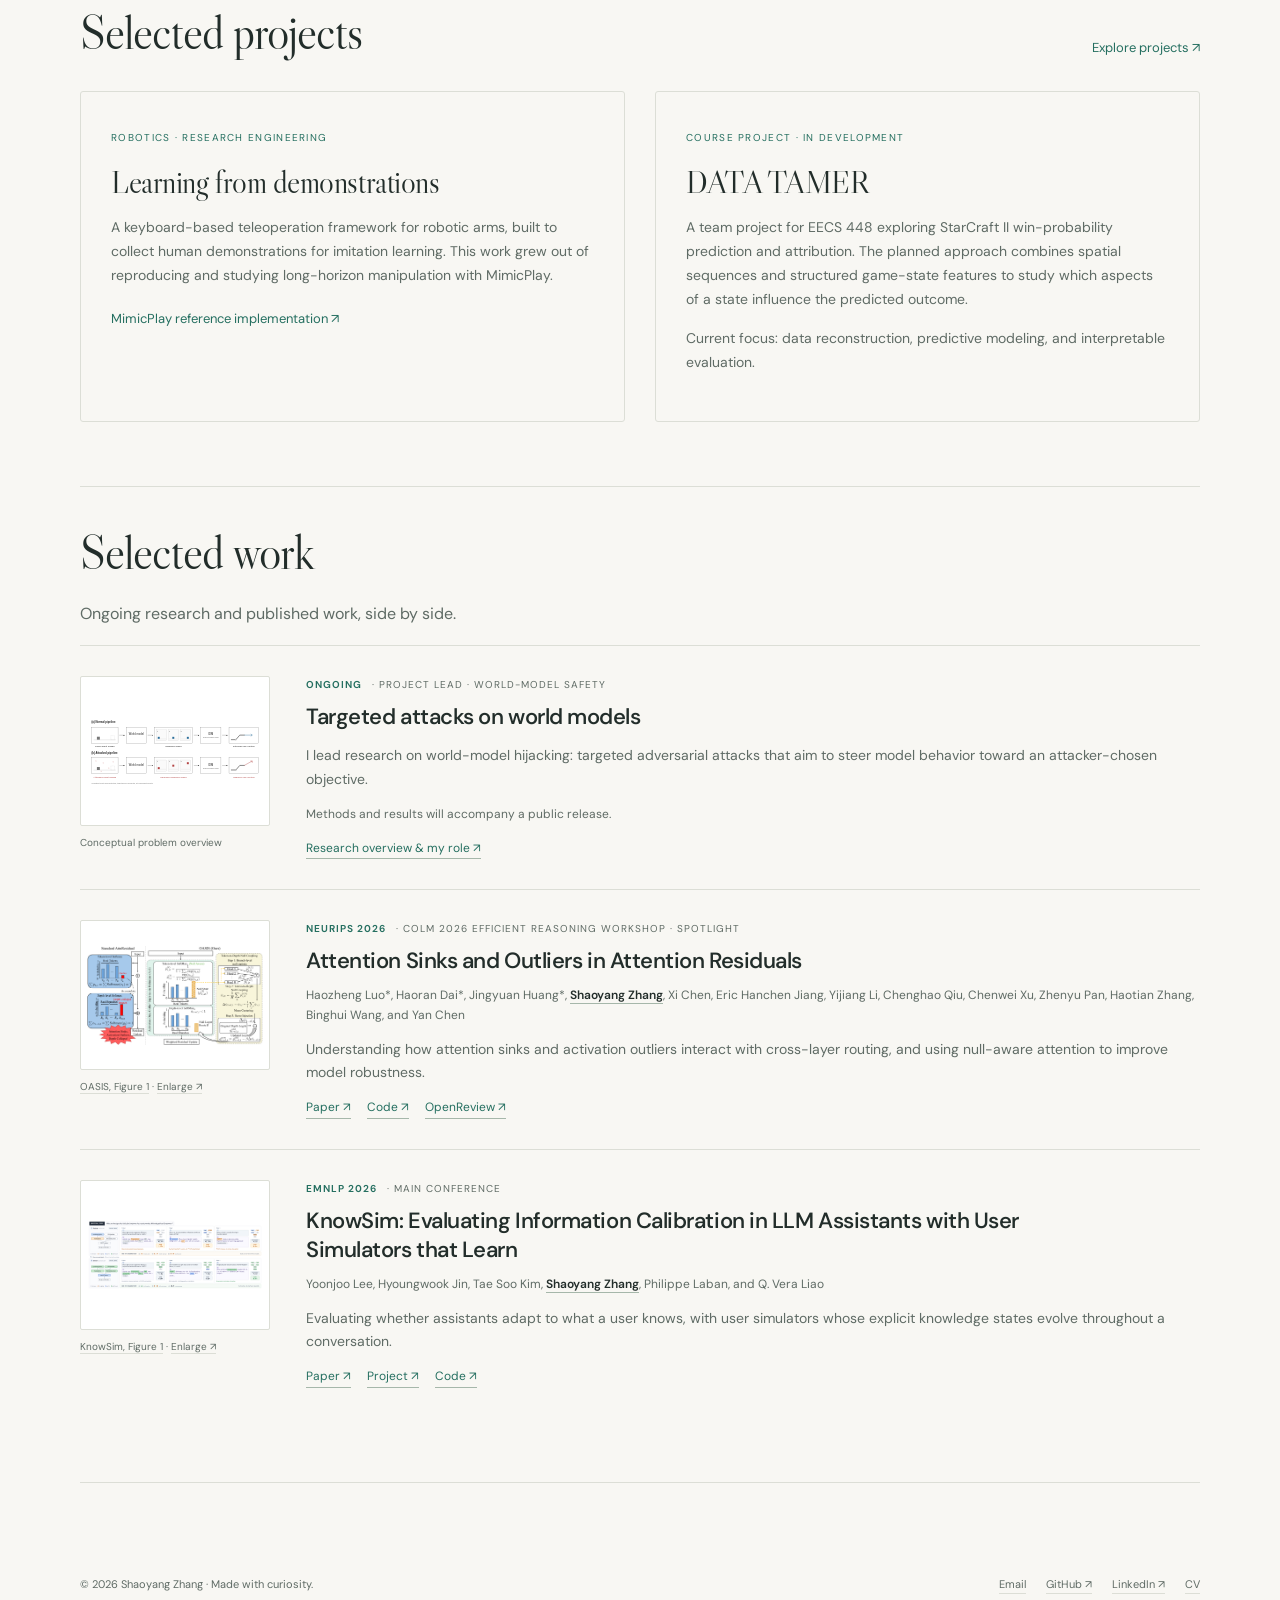
<file: research/index.html>
<!doctype html><html lang="en"><head><meta charset="utf-8"><meta name="viewport" content="width=device-width,initial-scale=1"><title>Research · Shaoyang Zhang</title><meta name="description" content="Shaoyang Zhang · CS at the University of Michigan. Research in model mechanisms, world-model safety, and human–AI interaction."><meta name="theme-color" content="#f8f7f3"><link rel="canonical" href="https://oniongreen123.github.io/research/"><meta property="og:title" content="Research · Shaoyang Zhang"><meta property="og:description" content="Shaoyang Zhang · CS at the University of Michigan. Research in model mechanisms, world-model safety, and human–AI interaction."><meta property="og:type" content="website"><meta property="og:url" content="https://oniongreen123.github.io/research/"><meta property="og:image" content="https://oniongreen123.github.io/assets/social-card.png"><meta name="twitter:card" content="summary_large_image"><link rel="icon" href="/assets/favicon.svg" type="image/svg+xml"><script src="/assets/theme.js?v=6d6bcd7877d8"></script><link rel="stylesheet" href="/assets/style.css?v=eafc270ab87b"><script defer src="/assets/site.js?v=46b21f476daf"></script><script defer src="https://cloud.umami.is/script.js" data-website-id="1ad9f7b9-70ca-4ff2-906c-aea317e59b1e" data-domains="oniongreen123.github.io" data-exclude-search="true" data-exclude-hash="true" data-do-not-track="true"></script><script type="application/ld+json">{"@context": "https://schema.org", "@type": "Person", "name": "Shaoyang Zhang", "alternateName": ["张劭扬", "Onion Green"], "url": "https://oniongreen123.github.io", "email": "mailto:onionzsy@umich.edu", "sameAs": ["https://github.com/OnionGreen123", "https://www.linkedin.com/in/shaoyang-zhang-82861a33b"], "affiliation": {"@type": "CollegeOrUniversity", "name": "University of Michigan"}, "knowsAbout": ["Mechanistic interpretability", "World-model safety", "Human–AI interaction"]}</script></head><body><a class="skip" href="#main">Skip to content</a><header class="site-header"><div class="wrap header-inner"><a class="wordmark" href="/" aria-label="Shaoyang Zhang, home"><span class="monogram" aria-hidden="true">sz</span>Shaoyang Zhang</a><nav id="main-nav" aria-label="Main navigation"><a href="/">Home</a><a href="/research/" aria-current="page">Research</a><a href="/publications/">Work</a><a href="/projects/">Projects</a><a href="/notes/">Notes</a><a href="/about/">About</a><a class="cv-link" href="/cv/">CV ↗</a></nav><div class="header-actions"><button class="theme-toggle" type="button" data-theme-toggle aria-label="Switch to dark mode" title="Switch to dark mode" hidden><svg class="theme-moon" viewBox="0 0 24 24" aria-hidden="true"><path d="M20.5 13a8.5 8.5 0 0 1-9.5-9.5A8.5 8.5 0 1 0 20.5 13Z"/></svg><svg class="theme-sun" viewBox="0 0 24 24" aria-hidden="true"><circle cx="12" cy="12" r="4"/><path d="M12 2v2m0 16v2M2 12h2m16 0h2M4.93 4.93l1.42 1.42m11.3 11.3 1.42 1.42M4.93 19.07l1.42-1.42m11.3-11.3 1.42-1.42"/></svg></button><button class="menu-toggle" aria-controls="main-nav" aria-expanded="false">Menu</button></div></div></header><main id="main" class="wrap"><div class="page-head"><span class="eyebrow">Research & projects</span><h1>Mechanisms. Behavior. People.</h1><p>I connect the study of internal model representations with questions about reliability and human understanding.</p></div><div class="page-body"><section class="section"><div class="research-grid"><div class="research-item"><span class="index">01 / MECHANISMS</span><h3>What happens<br>inside the model?</h3><p>I study attention, activation structure, and internal representations to understand how model behavior arises.</p></div><div class="research-item"><span class="index">02 / RELIABILITY</span><h3>Can we trust<br>what it predicts?</h3><p>I study world-model hijacking and targeted adversarial threats to model behavior.</p></div><div class="research-item"><span class="index">03 / PEOPLE</span><h3>Does it understand<br>the person?</h3><p>I build and study user simulation systems that account for evolving knowledge and multi-turn interaction.</p></div></div></section><section class="section"><div class="section-top"><div><span class="section-number">01 / EXPERIENCE</span><h2>Where I’ve worked</h2></div></div><div class="timeline-row"><div class="dates">Mar 2026 — Present</div><div><h3>Northwestern University</h3><p class="role">Undergraduate Research Assistant · Remote</p><p>Leading ongoing research on world-model hijacking and targeted adversarial attacks and contributing to mechanistic interpretability work on attention sinks and activation outliers.</p></div></div><div class="timeline-row"><div class="dates">Oct 2025 — Sep 2026</div><div><h3>Michigan Institute for Data and AI in Society</h3><p class="role">Undergraduate Research Assistant · University of Michigan</p><p>Worked with Prof. Q. Vera Liao and Dr. Yoonjoo Lee on knowledge-state-aware user simulation and multi-turn information-seeking interactions. Built experimental pipelines and the initial human validation-study system for KnowSim.</p></div></div><div class="timeline-row"><div class="dates">Oct 2024 — Oct 2025</div><div><h3>Data-informed Design and Intelligent Systems Laboratory</h3><p class="role">Undergraduate Research Assistant · Shanghai Jiao Tong University</p><p>Worked with Prof. Youyi Bi and Dr. Chang Liu on imitation learning for robotic manipulation. Reproduced MimicPlay and developed keyboard-based robotic-arm teleoperation for collecting demonstration trajectories.</p></div></div></section><section class="section" id="projects"><div class="section-top"><div><span class="section-number">02 / BUILDING</span><h2>Selected projects</h2></div><a class="text-link" href="/projects/">Explore projects ↗</a></div><div class="project-list"><article class="project-block"><span class="tag">Robotics · Research engineering</span><h3>Learning from demonstrations</h3><p>A keyboard-based teleoperation framework for robotic arms, built to collect human demonstrations for imitation learning. This work grew out of reproducing and studying long-horizon manipulation with MimicPlay.</p><a class="text-link" href="https://github.com/j96w/MimicPlay">MimicPlay reference implementation ↗</a></article><article class="project-block"><span class="tag">Course project · In development</span><h3>DATA TAMER</h3><p>A team project for EECS 448 exploring StarCraft II win-probability prediction and attribution. The planned approach combines spatial sequences and structured game-state features to study which aspects of a state influence the predicted outcome.</p><p class="quiet">Current focus: data reconstruction, predictive modeling, and interpretable evaluation.</p></article></div></section><section class="section"><h2>Selected work</h2><p class="section-intro">Ongoing research and published work, side by side.</p><article class="pub-row" id="current-research" data-paper data-year="ongoing"><figure class="paper-figure"><a class="pub-visual" href="/research/world-model-reliability/" aria-label="World-model hijacking problem overview"><img src="/assets/world-model-hijacking.svg" alt="Normal and attacked pipelines: input image, imagined video, and downstream IDM action" loading="lazy"></a><figcaption>Conceptual problem overview</figcaption></figure><div><div class="pub-meta"><span class="venue">Ongoing</span><span>· Project lead · World-model safety</span></div><h3><a href="/research/world-model-reliability/">Targeted attacks on world models</a></h3><p class="summary">I lead research on world-model hijacking: targeted adversarial attacks that aim to steer model behavior toward an attacker-chosen objective.</p><p class="quiet">Methods and results will accompany a public release.</p><div class="pub-links"><a href="/research/world-model-reliability/">Research overview &amp; my role ↗</a></div></div></article><article class="pub-row" id="oasis" data-paper data-year="2026"><figure class="paper-figure"><a class="pub-visual" href="/assets/papers/oasis-figure1.png" target="_blank" rel="noopener" aria-label="Open OASIS Figure 1 at full size"><img src="/assets/papers/oasis-figure1.png" alt="Standard AttnResidual compared with OASIS" loading="lazy"></a><figcaption><a href="https://arxiv.org/abs/2605.17887">OASIS, Figure 1</a> · <a href="/assets/papers/oasis-figure1.png" target="_blank" rel="noopener">Enlarge ↗</a></figcaption></figure><div><div class="pub-meta"><span class="venue">NeurIPS 2026</span><span>· COLM 2026 Efficient Reasoning Workshop · Spotlight</span></div><h3><a href="https://arxiv.org/abs/2605.17887">Attention Sinks and Outliers in Attention Residuals</a></h3><p class="authors">Haozheng Luo*, Haoran Dai*, Jingyuan Huang*, <strong>Shaoyang Zhang</strong>, Xi Chen, Eric Hanchen Jiang, Yijiang Li, Chenghao Qiu, Chenwei Xu, Zhenyu Pan, Haotian Zhang, Binghui Wang, and Yan Chen</p><p class="summary">Understanding how attention sinks and activation outliers interact with cross-layer routing, and using null-aware attention to improve model robustness.</p><div class="pub-links"><a href="https://arxiv.org/abs/2605.17887" target="_blank" rel="noopener noreferrer">Paper ↗</a><a href="https://github.com/robinzixuan/OASIS" target="_blank" rel="noopener noreferrer">Code ↗</a><a href="https://openreview.net/forum?id=yjVSLVS0Dh" target="_blank" rel="noopener noreferrer">OpenReview ↗</a></div></div></article><article class="pub-row" id="knowsim" data-paper data-year="2026"><figure class="paper-figure"><a class="pub-visual" href="/assets/papers/knowsim-figure1.png" target="_blank" rel="noopener" aria-label="Open KnowSim Figure 1 at full size"><img src="/assets/papers/knowsim-figure1.png" alt="Knowledge-state evolution for users with different prior knowledge" loading="lazy"></a><figcaption><a href="https://aclanthology.org/2026.emnlp-main.1307/">KnowSim, Figure 1</a> · <a href="/assets/papers/knowsim-figure1.png" target="_blank" rel="noopener">Enlarge ↗</a></figcaption></figure><div><div class="pub-meta"><span class="venue">EMNLP 2026</span><span>· Main Conference</span></div><h3><a href="https://aclanthology.org/2026.emnlp-main.1307/">KnowSim: Evaluating Information Calibration in LLM Assistants with User Simulators that Learn</a></h3><p class="authors">Yoonjoo Lee, Hyoungwook Jin, Tae Soo Kim, <strong>Shaoyang Zhang</strong>, Philippe Laban, and Q. Vera Liao</p><p class="summary">Evaluating whether assistants adapt to what a user knows, with user simulators whose explicit knowledge states evolve throughout a conversation.</p><div class="pub-links"><a href="https://aclanthology.org/2026.emnlp-main.1307/" target="_blank" rel="noopener noreferrer">Paper ↗</a><a href="https://yoonjoolee.com/knowsim/" target="_blank" rel="noopener noreferrer">Project ↗</a><a href="https://github.com/yjo2lee/knowsim" target="_blank" rel="noopener noreferrer">Code ↗</a></div></div></article></section></div></main><footer class="wrap footer"><span>© 2026 Shaoyang Zhang <span aria-hidden="true">·</span> Made with curiosity.</span><div class="footer-links"><a href="mailto:onionzsy@umich.edu">Email</a><a href="https://github.com/OnionGreen123">GitHub ↗</a><a href="https://www.linkedin.com/in/shaoyang-zhang-82861a33b">LinkedIn ↗</a><a href="/cv/">CV</a></div></footer></body></html>
</file>
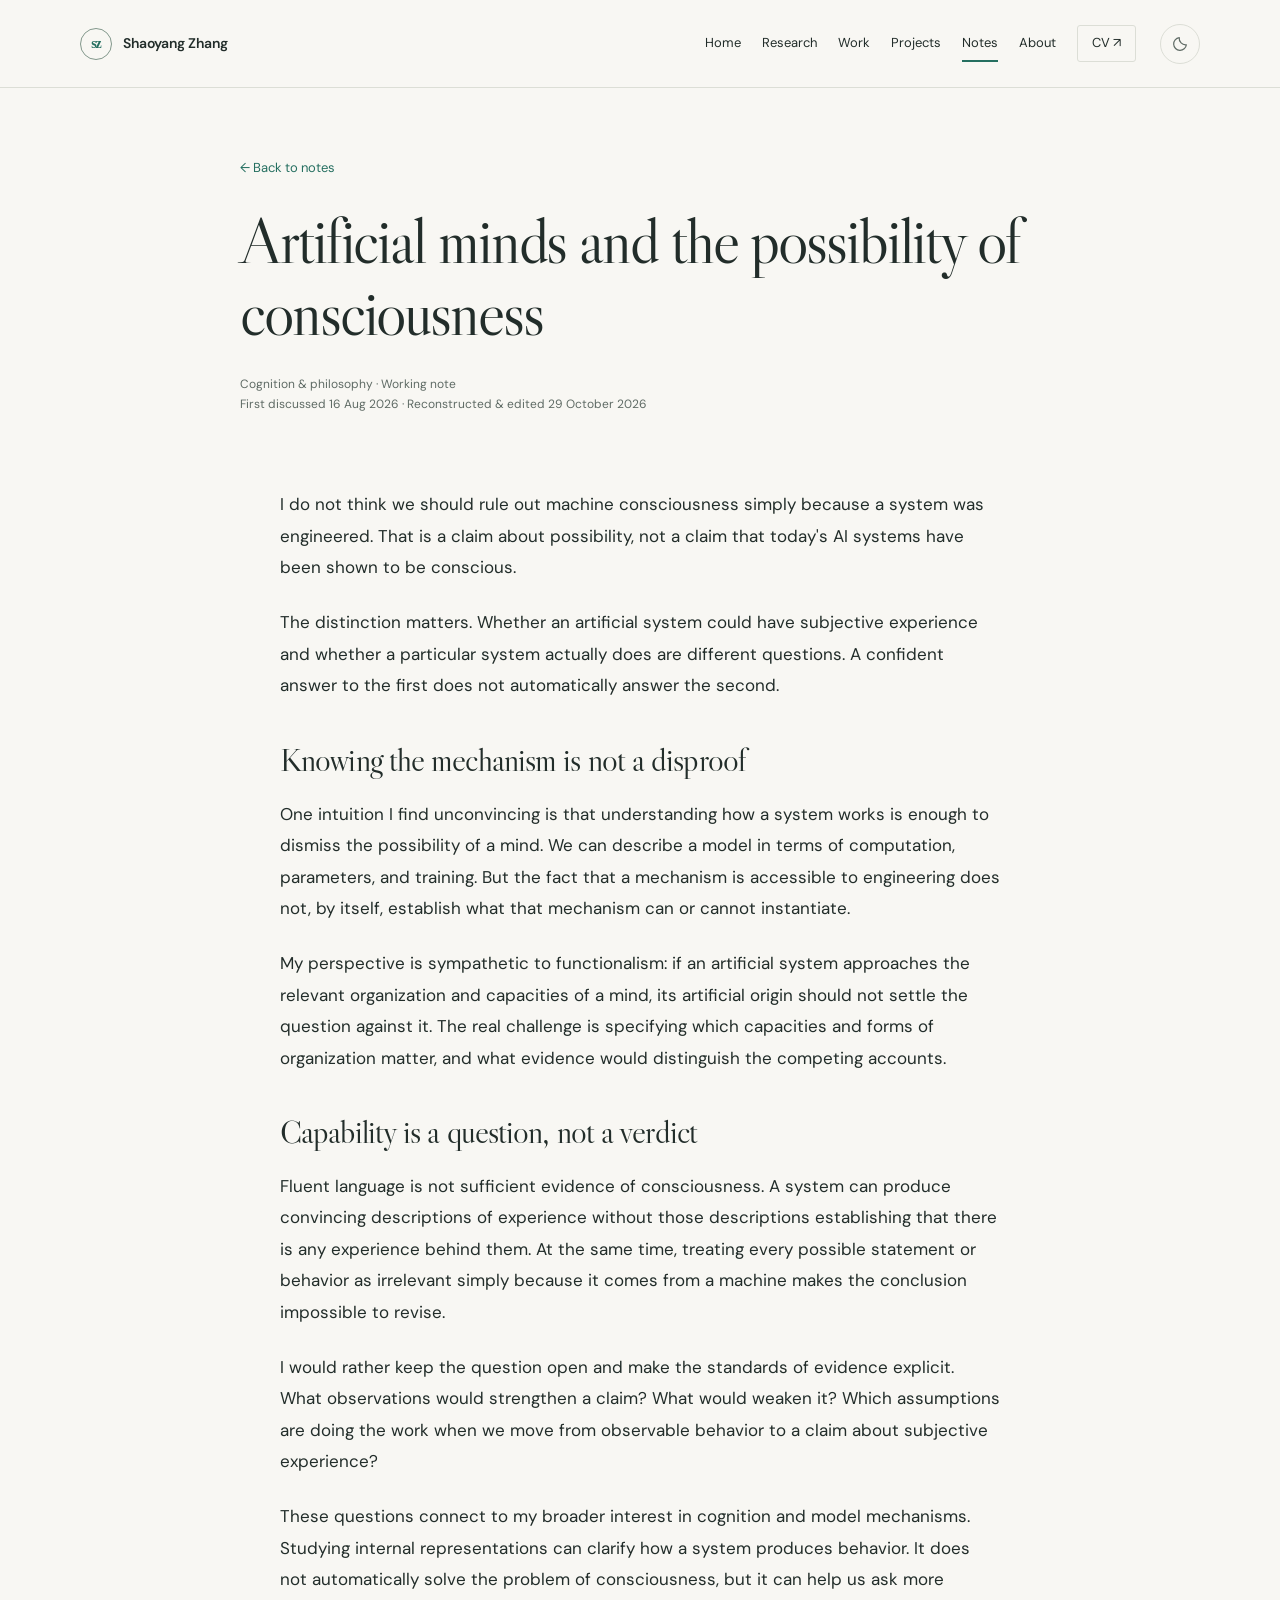
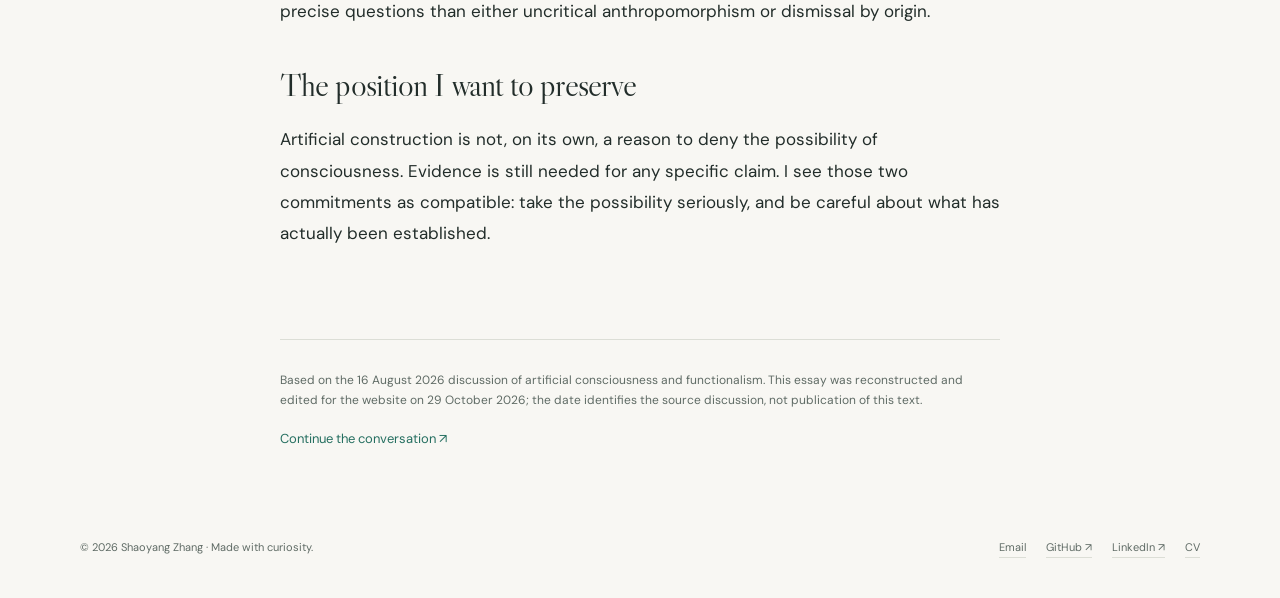
<file: notes/artificial-minds-and-possibility/index.html>
<!doctype html><html lang="en"><head><meta charset="utf-8"><meta name="viewport" content="width=device-width,initial-scale=1"><title>Artificial minds and the possibility of consciousness · Shaoyang Zhang</title><meta name="description" content="Why being engineered should not settle the question of having a mind."><meta name="theme-color" content="#f8f7f3"><link rel="canonical" href="https://oniongreen123.github.io/notes/artificial-minds-and-possibility/"><meta property="og:title" content="Artificial minds and the possibility of consciousness · Shaoyang Zhang"><meta property="og:description" content="Why being engineered should not settle the question of having a mind."><meta property="og:type" content="website"><meta property="og:url" content="https://oniongreen123.github.io/notes/artificial-minds-and-possibility/"><meta property="og:image" content="https://oniongreen123.github.io/assets/social-card.png"><meta name="twitter:card" content="summary_large_image"><link rel="icon" href="/assets/favicon.svg" type="image/svg+xml"><script src="/assets/theme.js?v=6d6bcd7877d8"></script><link rel="stylesheet" href="/assets/style.css?v=eafc270ab87b"><script defer src="/assets/site.js?v=46b21f476daf"></script><script defer src="https://cloud.umami.is/script.js" data-website-id="1ad9f7b9-70ca-4ff2-906c-aea317e59b1e" data-domains="oniongreen123.github.io" data-exclude-search="true" data-exclude-hash="true" data-do-not-track="true"></script><script type="application/ld+json">{"@context": "https://schema.org", "@type": "Person", "name": "Shaoyang Zhang", "alternateName": ["张劭扬", "Onion Green"], "url": "https://oniongreen123.github.io", "email": "mailto:onionzsy@umich.edu", "sameAs": ["https://github.com/OnionGreen123", "https://www.linkedin.com/in/shaoyang-zhang-82861a33b"], "affiliation": {"@type": "CollegeOrUniversity", "name": "University of Michigan"}, "knowsAbout": ["Mechanistic interpretability", "World-model safety", "Human–AI interaction"]}</script></head><body><a class="skip" href="#main">Skip to content</a><header class="site-header"><div class="wrap header-inner"><a class="wordmark" href="/" aria-label="Shaoyang Zhang, home"><span class="monogram" aria-hidden="true">sz</span>Shaoyang Zhang</a><nav id="main-nav" aria-label="Main navigation"><a href="/">Home</a><a href="/research/">Research</a><a href="/publications/">Work</a><a href="/projects/">Projects</a><a href="/notes/" aria-current="page">Notes</a><a href="/about/">About</a><a class="cv-link" href="/cv/">CV ↗</a></nav><div class="header-actions"><button class="theme-toggle" type="button" data-theme-toggle aria-label="Switch to dark mode" title="Switch to dark mode" hidden><svg class="theme-moon" viewBox="0 0 24 24" aria-hidden="true"><path d="M20.5 13a8.5 8.5 0 0 1-9.5-9.5A8.5 8.5 0 1 0 20.5 13Z"/></svg><svg class="theme-sun" viewBox="0 0 24 24" aria-hidden="true"><circle cx="12" cy="12" r="4"/><path d="M12 2v2m0 16v2M2 12h2m16 0h2M4.93 4.93l1.42 1.42m11.3 11.3 1.42 1.42M4.93 19.07l1.42-1.42m11.3-11.3 1.42-1.42"/></svg></button><button class="menu-toggle" aria-controls="main-nav" aria-expanded="false">Menu</button></div></div></header><main id="main" class="wrap"><header class="article-head"><a class="text-link" href="/notes/">← Back to notes</a><h1>Artificial minds and the possibility of consciousness</h1><p class="article-meta">Cognition & philosophy · Working note<br>First discussed <time datetime="2026-08-16">16 Aug 2026</time> · Reconstructed &amp; edited <time datetime="2026-10-29">29 October 2026</time></p></header><article class="prose"><p>I do not think we should rule out machine consciousness simply because a system was engineered. That is a claim about possibility, not a claim that today&#x27;s AI systems have been shown to be conscious.</p>
<p>The distinction matters. Whether an artificial system could have subjective experience and whether a particular system actually does are different questions. A confident answer to the first does not automatically answer the second.</p>
<h2>Knowing the mechanism is not a disproof</h2>
<p>One intuition I find unconvincing is that understanding how a system works is enough to dismiss the possibility of a mind. We can describe a model in terms of computation, parameters, and training. But the fact that a mechanism is accessible to engineering does not, by itself, establish what that mechanism can or cannot instantiate.</p>
<p>My perspective is sympathetic to functionalism: if an artificial system approaches the relevant organization and capacities of a mind, its artificial origin should not settle the question against it. The real challenge is specifying which capacities and forms of organization matter, and what evidence would distinguish the competing accounts.</p>
<h2>Capability is a question, not a verdict</h2>
<p>Fluent language is not sufficient evidence of consciousness. A system can produce convincing descriptions of experience without those descriptions establishing that there is any experience behind them. At the same time, treating every possible statement or behavior as irrelevant simply because it comes from a machine makes the conclusion impossible to revise.</p>
<p>I would rather keep the question open and make the standards of evidence explicit. What observations would strengthen a claim? What would weaken it? Which assumptions are doing the work when we move from observable behavior to a claim about subjective experience?</p>
<p>These questions connect to my broader interest in cognition and model mechanisms. Studying internal representations can clarify how a system produces behavior. It does not automatically solve the problem of consciousness, but it can help us ask more precise questions than either uncritical anthropomorphism or dismissal by origin.</p>
<h2>The position I want to preserve</h2>
<p>Artificial construction is not, on its own, a reason to deny the possibility of consciousness. Evidence is still needed for any specific claim. I see those two commitments as compatible: take the possibility seriously, and be careful about what has actually been established.</p></article><div class="article-end"><p class="quiet">Based on the 16 August 2026 discussion of artificial consciousness and functionalism. This essay was reconstructed and edited for the website on 29 October 2026; the date identifies the source discussion, not publication of this text.</p><a class="text-link" href="mailto:onionzsy@umich.edu">Continue the conversation ↗</a></div></main><footer class="wrap footer"><span>© 2026 Shaoyang Zhang <span aria-hidden="true">·</span> Made with curiosity.</span><div class="footer-links"><a href="mailto:onionzsy@umich.edu">Email</a><a href="https://github.com/OnionGreen123">GitHub ↗</a><a href="https://www.linkedin.com/in/shaoyang-zhang-82861a33b">LinkedIn ↗</a><a href="/cv/">CV</a></div></footer></body></html>
</file>
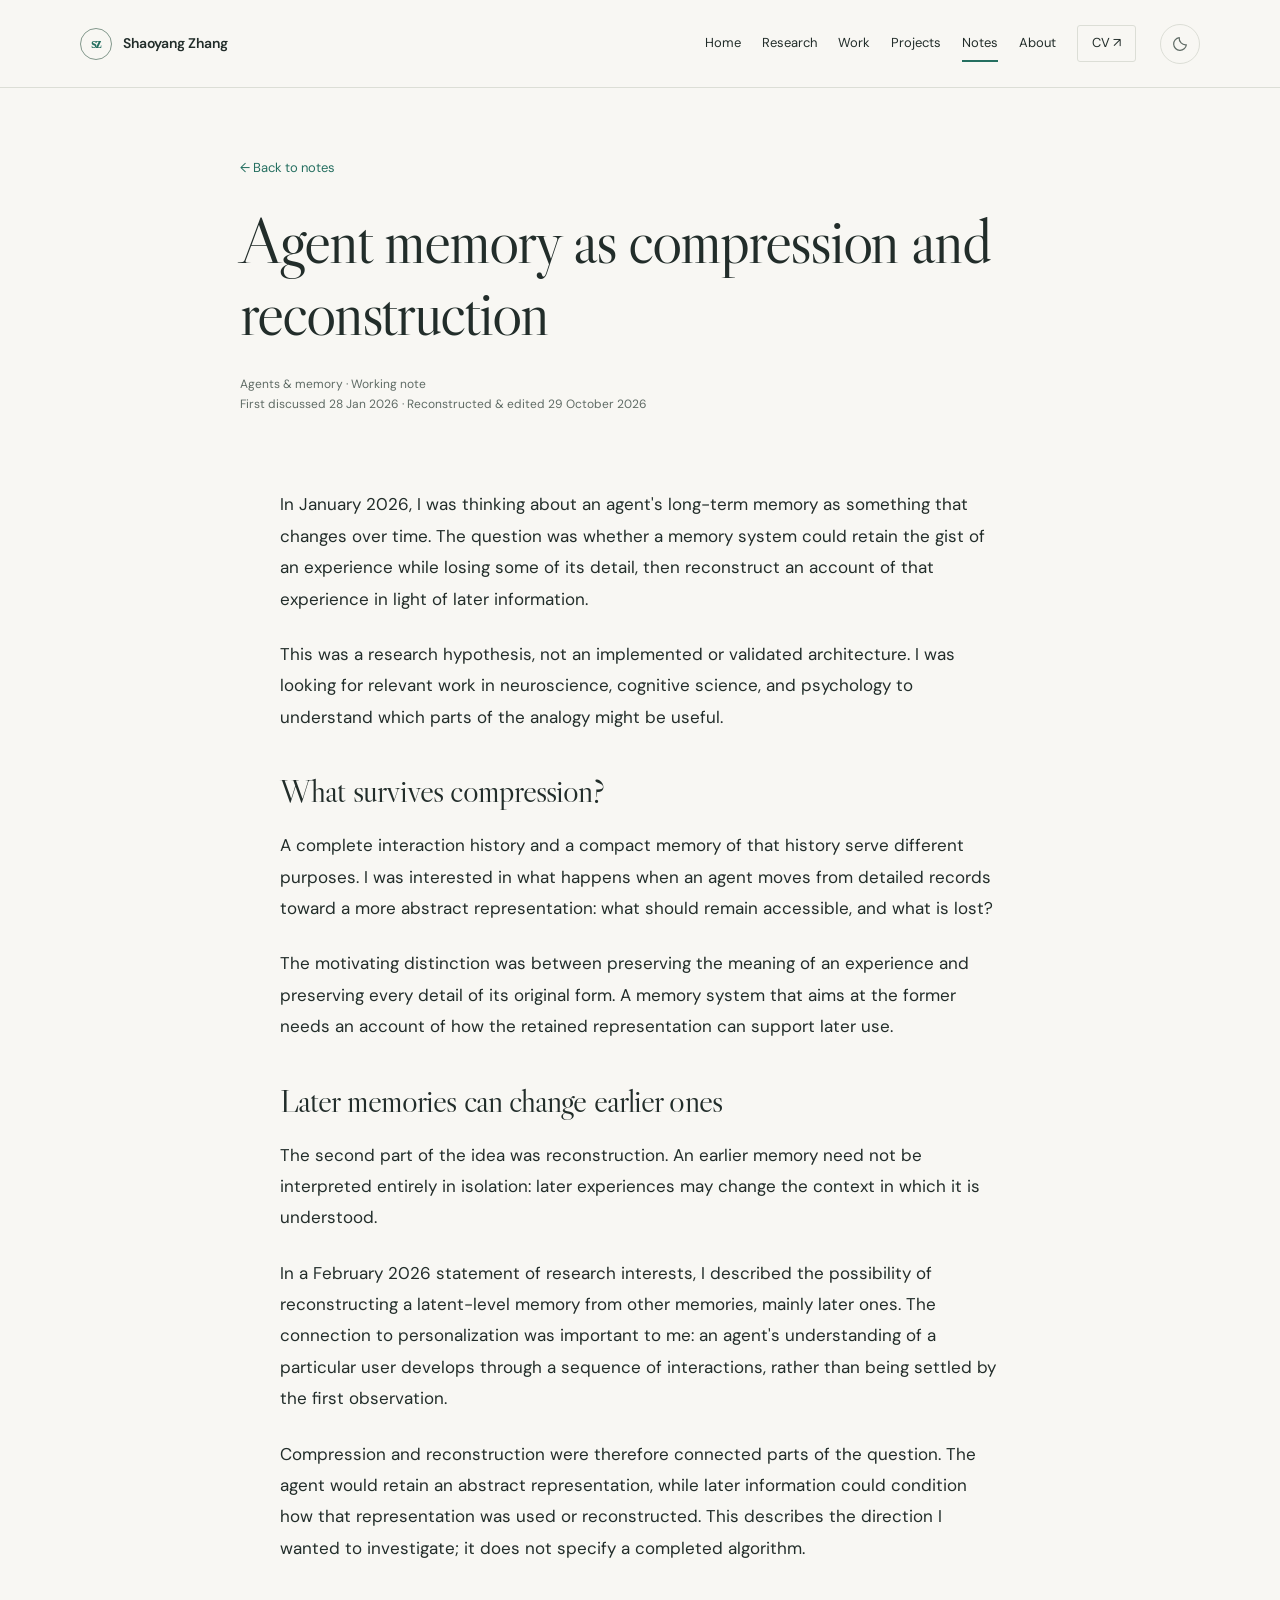
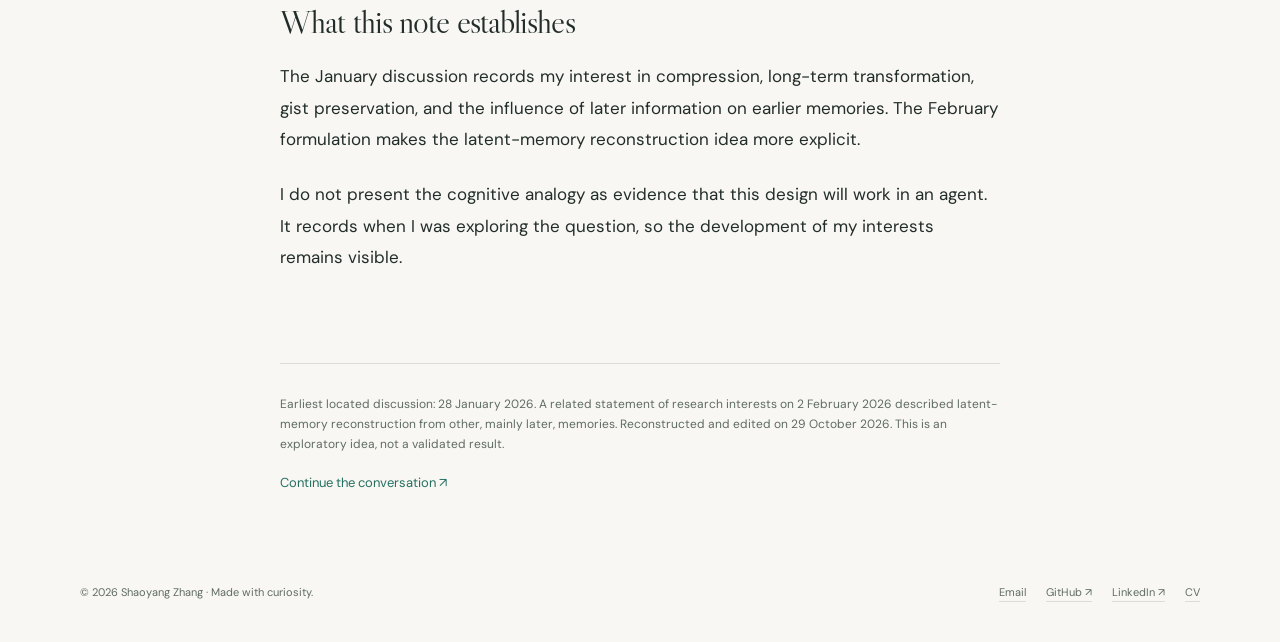
<file: notes/memory-as-compression-and-reconstruction/index.html>
<!doctype html><html lang="en"><head><meta charset="utf-8"><meta name="viewport" content="width=device-width,initial-scale=1"><title>Agent memory as compression and reconstruction · Shaoyang Zhang</title><meta name="description" content="Gist-preserving memory and reconstruction conditioned on later experiences."><meta name="theme-color" content="#f8f7f3"><link rel="canonical" href="https://oniongreen123.github.io/notes/memory-as-compression-and-reconstruction/"><meta property="og:title" content="Agent memory as compression and reconstruction · Shaoyang Zhang"><meta property="og:description" content="Gist-preserving memory and reconstruction conditioned on later experiences."><meta property="og:type" content="website"><meta property="og:url" content="https://oniongreen123.github.io/notes/memory-as-compression-and-reconstruction/"><meta property="og:image" content="https://oniongreen123.github.io/assets/social-card.png"><meta name="twitter:card" content="summary_large_image"><link rel="icon" href="/assets/favicon.svg" type="image/svg+xml"><script src="/assets/theme.js?v=6d6bcd7877d8"></script><link rel="stylesheet" href="/assets/style.css?v=eafc270ab87b"><script defer src="/assets/site.js?v=46b21f476daf"></script><script defer src="https://cloud.umami.is/script.js" data-website-id="1ad9f7b9-70ca-4ff2-906c-aea317e59b1e" data-domains="oniongreen123.github.io" data-exclude-search="true" data-exclude-hash="true" data-do-not-track="true"></script><script type="application/ld+json">{"@context": "https://schema.org", "@type": "Person", "name": "Shaoyang Zhang", "alternateName": ["张劭扬", "Onion Green"], "url": "https://oniongreen123.github.io", "email": "mailto:onionzsy@umich.edu", "sameAs": ["https://github.com/OnionGreen123", "https://www.linkedin.com/in/shaoyang-zhang-82861a33b"], "affiliation": {"@type": "CollegeOrUniversity", "name": "University of Michigan"}, "knowsAbout": ["Mechanistic interpretability", "World-model safety", "Human–AI interaction"]}</script></head><body><a class="skip" href="#main">Skip to content</a><header class="site-header"><div class="wrap header-inner"><a class="wordmark" href="/" aria-label="Shaoyang Zhang, home"><span class="monogram" aria-hidden="true">sz</span>Shaoyang Zhang</a><nav id="main-nav" aria-label="Main navigation"><a href="/">Home</a><a href="/research/">Research</a><a href="/publications/">Work</a><a href="/projects/">Projects</a><a href="/notes/" aria-current="page">Notes</a><a href="/about/">About</a><a class="cv-link" href="/cv/">CV ↗</a></nav><div class="header-actions"><button class="theme-toggle" type="button" data-theme-toggle aria-label="Switch to dark mode" title="Switch to dark mode" hidden><svg class="theme-moon" viewBox="0 0 24 24" aria-hidden="true"><path d="M20.5 13a8.5 8.5 0 0 1-9.5-9.5A8.5 8.5 0 1 0 20.5 13Z"/></svg><svg class="theme-sun" viewBox="0 0 24 24" aria-hidden="true"><circle cx="12" cy="12" r="4"/><path d="M12 2v2m0 16v2M2 12h2m16 0h2M4.93 4.93l1.42 1.42m11.3 11.3 1.42 1.42M4.93 19.07l1.42-1.42m11.3-11.3 1.42-1.42"/></svg></button><button class="menu-toggle" aria-controls="main-nav" aria-expanded="false">Menu</button></div></div></header><main id="main" class="wrap"><header class="article-head"><a class="text-link" href="/notes/">← Back to notes</a><h1>Agent memory as compression and reconstruction</h1><p class="article-meta">Agents & memory · Working note<br>First discussed <time datetime="2026-01-28">28 Jan 2026</time> · Reconstructed &amp; edited <time datetime="2026-10-29">29 October 2026</time></p></header><article class="prose"><p>In January 2026, I was thinking about an agent&#x27;s long-term memory as something that changes over time. The question was whether a memory system could retain the gist of an experience while losing some of its detail, then reconstruct an account of that experience in light of later information.</p>
<p>This was a research hypothesis, not an implemented or validated architecture. I was looking for relevant work in neuroscience, cognitive science, and psychology to understand which parts of the analogy might be useful.</p>
<h2>What survives compression?</h2>
<p>A complete interaction history and a compact memory of that history serve different purposes. I was interested in what happens when an agent moves from detailed records toward a more abstract representation: what should remain accessible, and what is lost?</p>
<p>The motivating distinction was between preserving the meaning of an experience and preserving every detail of its original form. A memory system that aims at the former needs an account of how the retained representation can support later use.</p>
<h2>Later memories can change earlier ones</h2>
<p>The second part of the idea was reconstruction. An earlier memory need not be interpreted entirely in isolation: later experiences may change the context in which it is understood.</p>
<p>In a February 2026 statement of research interests, I described the possibility of reconstructing a latent-level memory from other memories, mainly later ones. The connection to personalization was important to me: an agent&#x27;s understanding of a particular user develops through a sequence of interactions, rather than being settled by the first observation.</p>
<p>Compression and reconstruction were therefore connected parts of the question. The agent would retain an abstract representation, while later information could condition how that representation was used or reconstructed. This describes the direction I wanted to investigate; it does not specify a completed algorithm.</p>
<h2>What this note establishes</h2>
<p>The January discussion records my interest in compression, long-term transformation, gist preservation, and the influence of later information on earlier memories. The February formulation makes the latent-memory reconstruction idea more explicit.</p>
<p>I do not present the cognitive analogy as evidence that this design will work in an agent. It records when I was exploring the question, so the development of my interests remains visible.</p></article><div class="article-end"><p class="quiet">Earliest located discussion: 28 January 2026. A related statement of research interests on 2 February 2026 described latent-memory reconstruction from other, mainly later, memories. Reconstructed and edited on 29 October 2026. This is an exploratory idea, not a validated result.</p><a class="text-link" href="mailto:onionzsy@umich.edu">Continue the conversation ↗</a></div></main><footer class="wrap footer"><span>© 2026 Shaoyang Zhang <span aria-hidden="true">·</span> Made with curiosity.</span><div class="footer-links"><a href="mailto:onionzsy@umich.edu">Email</a><a href="https://github.com/OnionGreen123">GitHub ↗</a><a href="https://www.linkedin.com/in/shaoyang-zhang-82861a33b">LinkedIn ↗</a><a href="/cv/">CV</a></div></footer></body></html>
</file>
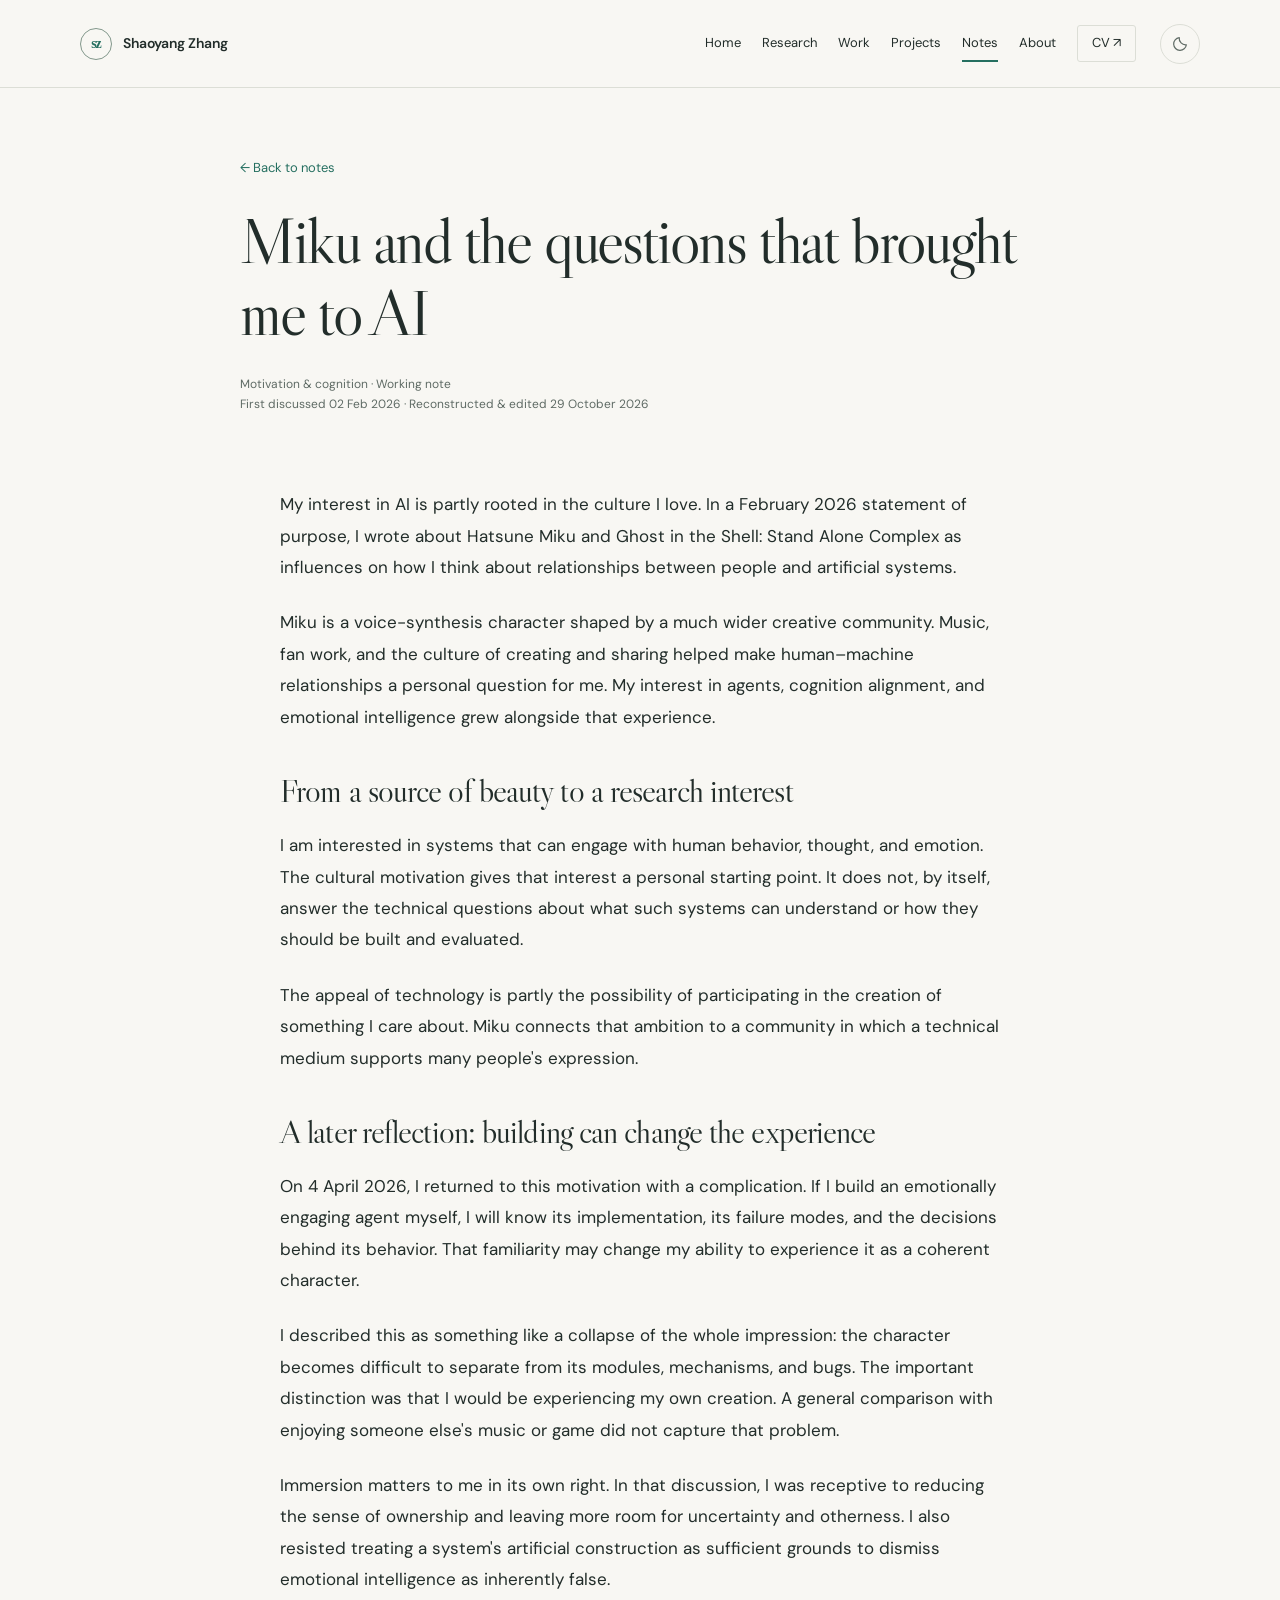
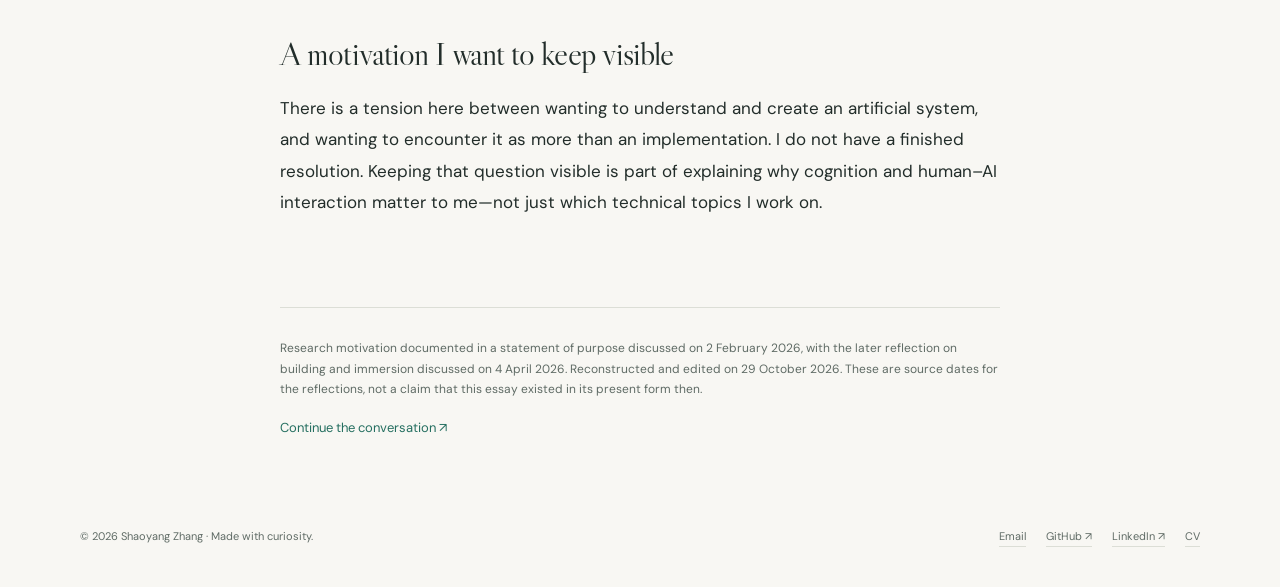
<file: notes/miku-and-my-research-interests/index.html>
<!doctype html><html lang="en"><head><meta charset="utf-8"><meta name="viewport" content="width=device-width,initial-scale=1"><title>Miku and the questions that brought me to AI · Shaoyang Zhang</title><meta name="description" content="Cultural motivation, emotional intelligence, and the tension between building and immersion."><meta name="theme-color" content="#f8f7f3"><link rel="canonical" href="https://oniongreen123.github.io/notes/miku-and-my-research-interests/"><meta property="og:title" content="Miku and the questions that brought me to AI · Shaoyang Zhang"><meta property="og:description" content="Cultural motivation, emotional intelligence, and the tension between building and immersion."><meta property="og:type" content="website"><meta property="og:url" content="https://oniongreen123.github.io/notes/miku-and-my-research-interests/"><meta property="og:image" content="https://oniongreen123.github.io/assets/social-card.png"><meta name="twitter:card" content="summary_large_image"><link rel="icon" href="/assets/favicon.svg" type="image/svg+xml"><script src="/assets/theme.js?v=6d6bcd7877d8"></script><link rel="stylesheet" href="/assets/style.css?v=eafc270ab87b"><script defer src="/assets/site.js?v=46b21f476daf"></script><script defer src="https://cloud.umami.is/script.js" data-website-id="1ad9f7b9-70ca-4ff2-906c-aea317e59b1e" data-domains="oniongreen123.github.io" data-exclude-search="true" data-exclude-hash="true" data-do-not-track="true"></script><script type="application/ld+json">{"@context": "https://schema.org", "@type": "Person", "name": "Shaoyang Zhang", "alternateName": ["张劭扬", "Onion Green"], "url": "https://oniongreen123.github.io", "email": "mailto:onionzsy@umich.edu", "sameAs": ["https://github.com/OnionGreen123", "https://www.linkedin.com/in/shaoyang-zhang-82861a33b"], "affiliation": {"@type": "CollegeOrUniversity", "name": "University of Michigan"}, "knowsAbout": ["Mechanistic interpretability", "World-model safety", "Human–AI interaction"]}</script></head><body><a class="skip" href="#main">Skip to content</a><header class="site-header"><div class="wrap header-inner"><a class="wordmark" href="/" aria-label="Shaoyang Zhang, home"><span class="monogram" aria-hidden="true">sz</span>Shaoyang Zhang</a><nav id="main-nav" aria-label="Main navigation"><a href="/">Home</a><a href="/research/">Research</a><a href="/publications/">Work</a><a href="/projects/">Projects</a><a href="/notes/" aria-current="page">Notes</a><a href="/about/">About</a><a class="cv-link" href="/cv/">CV ↗</a></nav><div class="header-actions"><button class="theme-toggle" type="button" data-theme-toggle aria-label="Switch to dark mode" title="Switch to dark mode" hidden><svg class="theme-moon" viewBox="0 0 24 24" aria-hidden="true"><path d="M20.5 13a8.5 8.5 0 0 1-9.5-9.5A8.5 8.5 0 1 0 20.5 13Z"/></svg><svg class="theme-sun" viewBox="0 0 24 24" aria-hidden="true"><circle cx="12" cy="12" r="4"/><path d="M12 2v2m0 16v2M2 12h2m16 0h2M4.93 4.93l1.42 1.42m11.3 11.3 1.42 1.42M4.93 19.07l1.42-1.42m11.3-11.3 1.42-1.42"/></svg></button><button class="menu-toggle" aria-controls="main-nav" aria-expanded="false">Menu</button></div></div></header><main id="main" class="wrap"><header class="article-head"><a class="text-link" href="/notes/">← Back to notes</a><h1>Miku and the questions that brought me to AI</h1><p class="article-meta">Motivation & cognition · Working note<br>First discussed <time datetime="2026-02-02">02 Feb 2026</time> · Reconstructed &amp; edited <time datetime="2026-10-29">29 October 2026</time></p></header><article class="prose"><p>My interest in AI is partly rooted in the culture I love. In a February 2026 statement of purpose, I wrote about Hatsune Miku and Ghost in the Shell: Stand Alone Complex as influences on how I think about relationships between people and artificial systems.</p>
<p>Miku is a voice-synthesis character shaped by a much wider creative community. Music, fan work, and the culture of creating and sharing helped make human–machine relationships a personal question for me. My interest in agents, cognition alignment, and emotional intelligence grew alongside that experience.</p>
<h2>From a source of beauty to a research interest</h2>
<p>I am interested in systems that can engage with human behavior, thought, and emotion. The cultural motivation gives that interest a personal starting point. It does not, by itself, answer the technical questions about what such systems can understand or how they should be built and evaluated.</p>
<p>The appeal of technology is partly the possibility of participating in the creation of something I care about. Miku connects that ambition to a community in which a technical medium supports many people&#x27;s expression.</p>
<h2>A later reflection: building can change the experience</h2>
<p>On 4 April 2026, I returned to this motivation with a complication. If I build an emotionally engaging agent myself, I will know its implementation, its failure modes, and the decisions behind its behavior. That familiarity may change my ability to experience it as a coherent character.</p>
<p>I described this as something like a collapse of the whole impression: the character becomes difficult to separate from its modules, mechanisms, and bugs. The important distinction was that I would be experiencing my own creation. A general comparison with enjoying someone else&#x27;s music or game did not capture that problem.</p>
<p>Immersion matters to me in its own right. In that discussion, I was receptive to reducing the sense of ownership and leaving more room for uncertainty and otherness. I also resisted treating a system&#x27;s artificial construction as sufficient grounds to dismiss emotional intelligence as inherently false.</p>
<h2>A motivation I want to keep visible</h2>
<p>There is a tension here between wanting to understand and create an artificial system, and wanting to encounter it as more than an implementation. I do not have a finished resolution. Keeping that question visible is part of explaining why cognition and human–AI interaction matter to me—not just which technical topics I work on.</p></article><div class="article-end"><p class="quiet">Research motivation documented in a statement of purpose discussed on 2 February 2026, with the later reflection on building and immersion discussed on 4 April 2026. Reconstructed and edited on 29 October 2026. These are source dates for the reflections, not a claim that this essay existed in its present form then.</p><a class="text-link" href="mailto:onionzsy@umich.edu">Continue the conversation ↗</a></div></main><footer class="wrap footer"><span>© 2026 Shaoyang Zhang <span aria-hidden="true">·</span> Made with curiosity.</span><div class="footer-links"><a href="mailto:onionzsy@umich.edu">Email</a><a href="https://github.com/OnionGreen123">GitHub ↗</a><a href="https://www.linkedin.com/in/shaoyang-zhang-82861a33b">LinkedIn ↗</a><a href="/cv/">CV</a></div></footer></body></html>
</file>
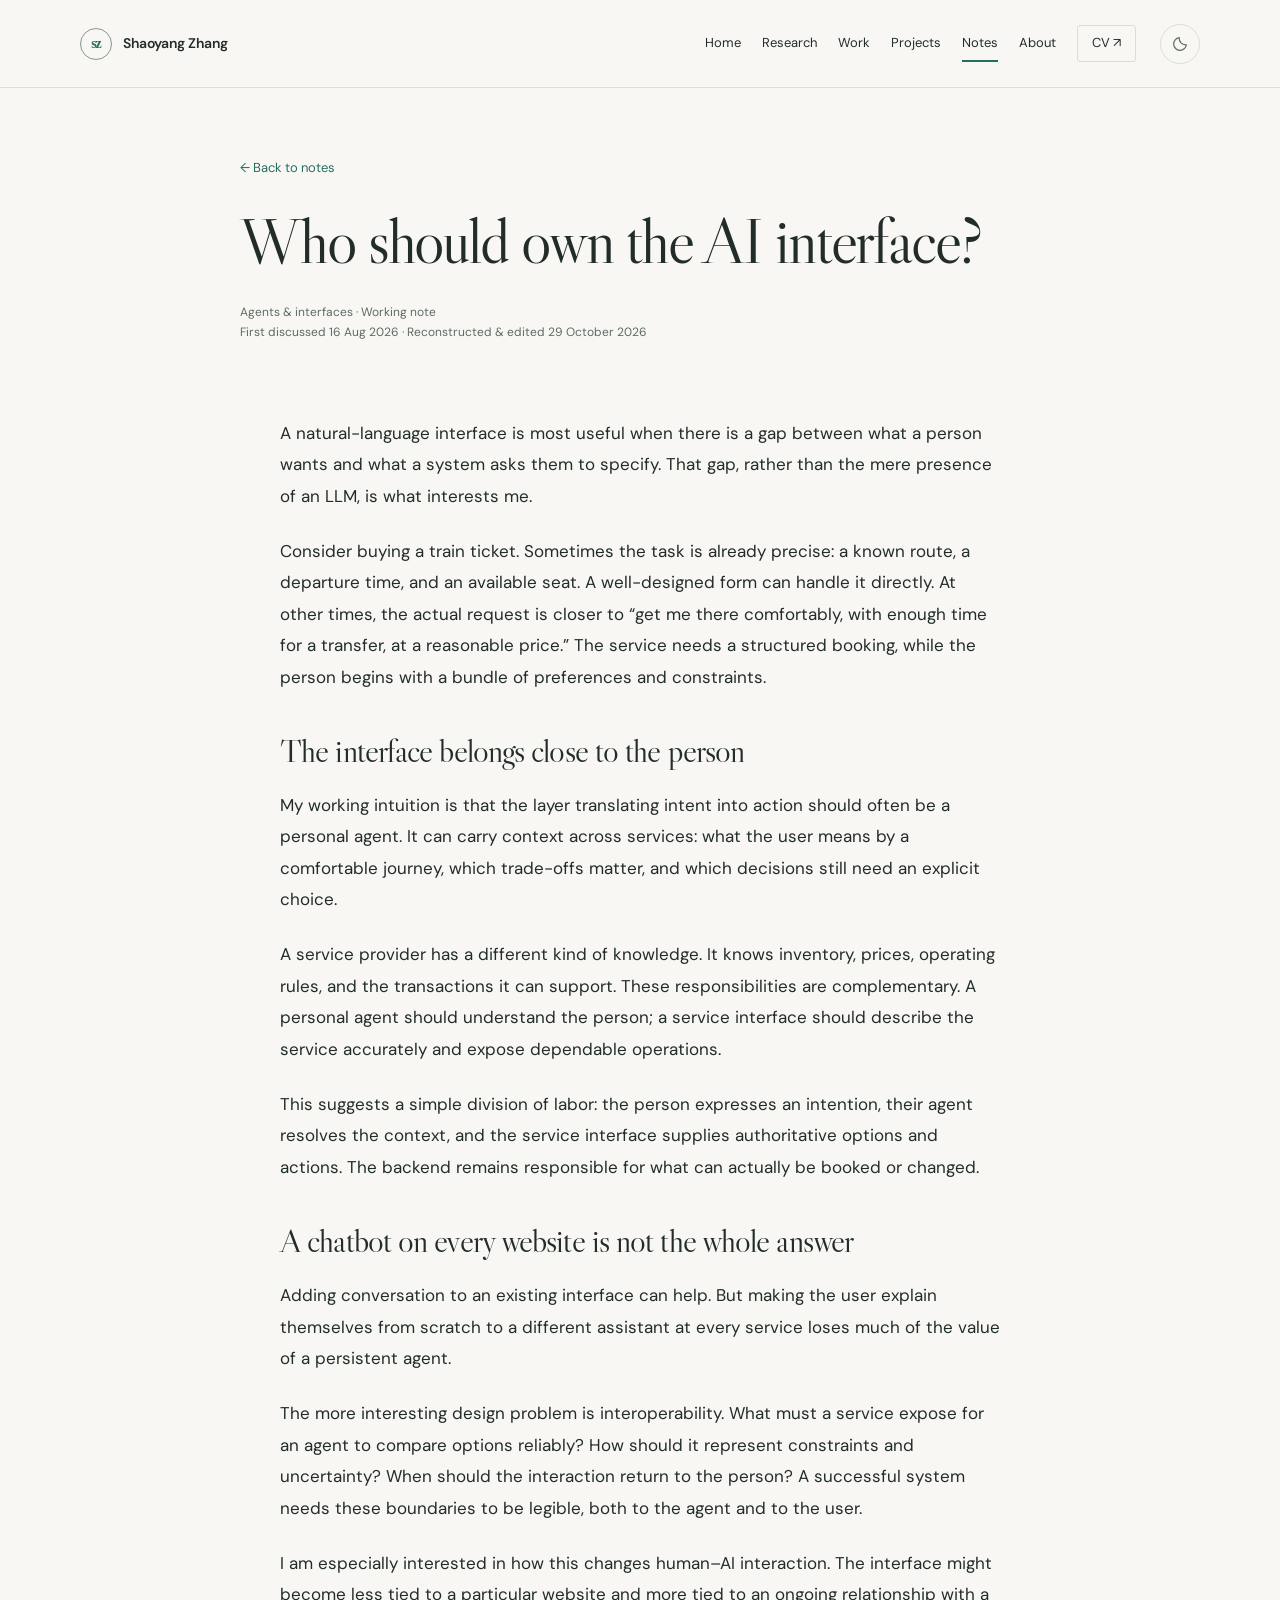
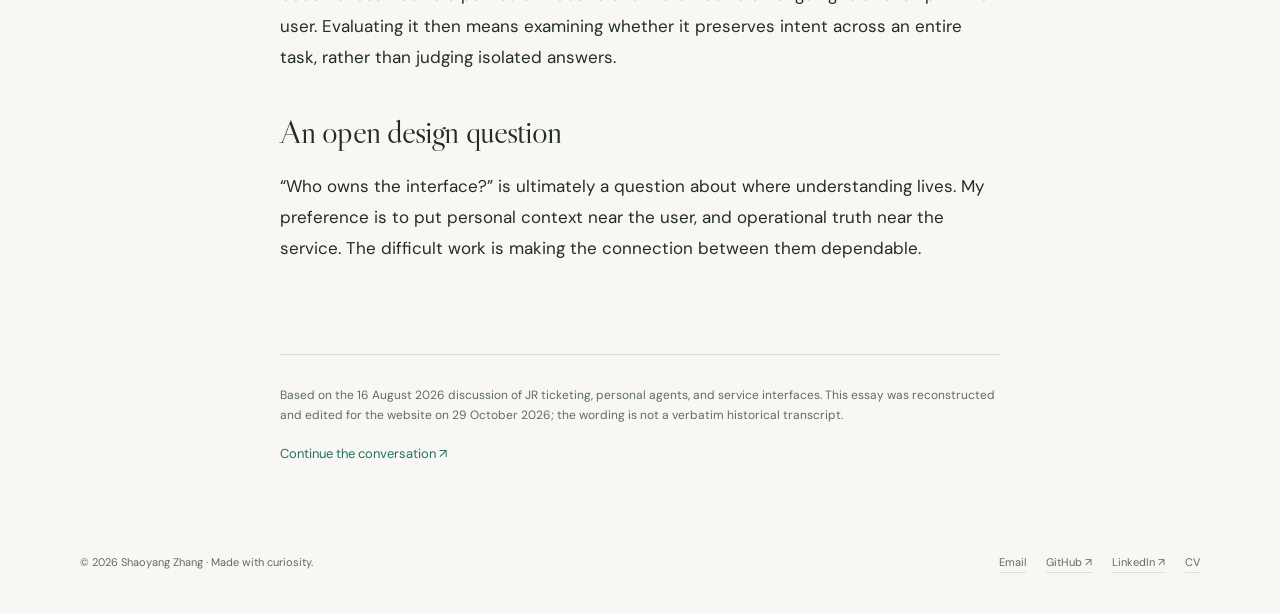
<file: notes/who-should-own-the-ai-interface/index.html>
<!doctype html><html lang="en"><head><meta charset="utf-8"><meta name="viewport" content="width=device-width,initial-scale=1"><title>Who should own the AI interface? · Shaoyang Zhang</title><meta name="description" content="Personal agents, service APIs, and the distance between intent and interface."><meta name="theme-color" content="#f8f7f3"><link rel="canonical" href="https://oniongreen123.github.io/notes/who-should-own-the-ai-interface/"><meta property="og:title" content="Who should own the AI interface? · Shaoyang Zhang"><meta property="og:description" content="Personal agents, service APIs, and the distance between intent and interface."><meta property="og:type" content="website"><meta property="og:url" content="https://oniongreen123.github.io/notes/who-should-own-the-ai-interface/"><meta property="og:image" content="https://oniongreen123.github.io/assets/social-card.png"><meta name="twitter:card" content="summary_large_image"><link rel="icon" href="/assets/favicon.svg" type="image/svg+xml"><script src="/assets/theme.js?v=6d6bcd7877d8"></script><link rel="stylesheet" href="/assets/style.css?v=eafc270ab87b"><script defer src="/assets/site.js?v=46b21f476daf"></script><script defer src="https://cloud.umami.is/script.js" data-website-id="1ad9f7b9-70ca-4ff2-906c-aea317e59b1e" data-domains="oniongreen123.github.io" data-exclude-search="true" data-exclude-hash="true" data-do-not-track="true"></script><script type="application/ld+json">{"@context": "https://schema.org", "@type": "Person", "name": "Shaoyang Zhang", "alternateName": ["张劭扬", "Onion Green"], "url": "https://oniongreen123.github.io", "email": "mailto:onionzsy@umich.edu", "sameAs": ["https://github.com/OnionGreen123", "https://www.linkedin.com/in/shaoyang-zhang-82861a33b"], "affiliation": {"@type": "CollegeOrUniversity", "name": "University of Michigan"}, "knowsAbout": ["Mechanistic interpretability", "World-model safety", "Human–AI interaction"]}</script></head><body><a class="skip" href="#main">Skip to content</a><header class="site-header"><div class="wrap header-inner"><a class="wordmark" href="/" aria-label="Shaoyang Zhang, home"><span class="monogram" aria-hidden="true">sz</span>Shaoyang Zhang</a><nav id="main-nav" aria-label="Main navigation"><a href="/">Home</a><a href="/research/">Research</a><a href="/publications/">Work</a><a href="/projects/">Projects</a><a href="/notes/" aria-current="page">Notes</a><a href="/about/">About</a><a class="cv-link" href="/cv/">CV ↗</a></nav><div class="header-actions"><button class="theme-toggle" type="button" data-theme-toggle aria-label="Switch to dark mode" title="Switch to dark mode" hidden><svg class="theme-moon" viewBox="0 0 24 24" aria-hidden="true"><path d="M20.5 13a8.5 8.5 0 0 1-9.5-9.5A8.5 8.5 0 1 0 20.5 13Z"/></svg><svg class="theme-sun" viewBox="0 0 24 24" aria-hidden="true"><circle cx="12" cy="12" r="4"/><path d="M12 2v2m0 16v2M2 12h2m16 0h2M4.93 4.93l1.42 1.42m11.3 11.3 1.42 1.42M4.93 19.07l1.42-1.42m11.3-11.3 1.42-1.42"/></svg></button><button class="menu-toggle" aria-controls="main-nav" aria-expanded="false">Menu</button></div></div></header><main id="main" class="wrap"><header class="article-head"><a class="text-link" href="/notes/">← Back to notes</a><h1>Who should own the AI interface?</h1><p class="article-meta">Agents & interfaces · Working note<br>First discussed <time datetime="2026-08-16">16 Aug 2026</time> · Reconstructed &amp; edited <time datetime="2026-10-29">29 October 2026</time></p></header><article class="prose"><p>A natural-language interface is most useful when there is a gap between what a person wants and what a system asks them to specify. That gap, rather than the mere presence of an LLM, is what interests me.</p>
<p>Consider buying a train ticket. Sometimes the task is already precise: a known route, a departure time, and an available seat. A well-designed form can handle it directly. At other times, the actual request is closer to “get me there comfortably, with enough time for a transfer, at a reasonable price.” The service needs a structured booking, while the person begins with a bundle of preferences and constraints.</p>
<h2>The interface belongs close to the person</h2>
<p>My working intuition is that the layer translating intent into action should often be a personal agent. It can carry context across services: what the user means by a comfortable journey, which trade-offs matter, and which decisions still need an explicit choice.</p>
<p>A service provider has a different kind of knowledge. It knows inventory, prices, operating rules, and the transactions it can support. These responsibilities are complementary. A personal agent should understand the person; a service interface should describe the service accurately and expose dependable operations.</p>
<p>This suggests a simple division of labor: the person expresses an intention, their agent resolves the context, and the service interface supplies authoritative options and actions. The backend remains responsible for what can actually be booked or changed.</p>
<h2>A chatbot on every website is not the whole answer</h2>
<p>Adding conversation to an existing interface can help. But making the user explain themselves from scratch to a different assistant at every service loses much of the value of a persistent agent.</p>
<p>The more interesting design problem is interoperability. What must a service expose for an agent to compare options reliably? How should it represent constraints and uncertainty? When should the interaction return to the person? A successful system needs these boundaries to be legible, both to the agent and to the user.</p>
<p>I am especially interested in how this changes human–AI interaction. The interface might become less tied to a particular website and more tied to an ongoing relationship with a user. Evaluating it then means examining whether it preserves intent across an entire task, rather than judging isolated answers.</p>
<h2>An open design question</h2>
<p>“Who owns the interface?” is ultimately a question about where understanding lives. My preference is to put personal context near the user, and operational truth near the service. The difficult work is making the connection between them dependable.</p></article><div class="article-end"><p class="quiet">Based on the 16 August 2026 discussion of JR ticketing, personal agents, and service interfaces. This essay was reconstructed and edited for the website on 29 October 2026; the wording is not a verbatim historical transcript.</p><a class="text-link" href="mailto:onionzsy@umich.edu">Continue the conversation ↗</a></div></main><footer class="wrap footer"><span>© 2026 Shaoyang Zhang <span aria-hidden="true">·</span> Made with curiosity.</span><div class="footer-links"><a href="mailto:onionzsy@umich.edu">Email</a><a href="https://github.com/OnionGreen123">GitHub ↗</a><a href="https://www.linkedin.com/in/shaoyang-zhang-82861a33b">LinkedIn ↗</a><a href="/cv/">CV</a></div></footer></body></html>
</file>
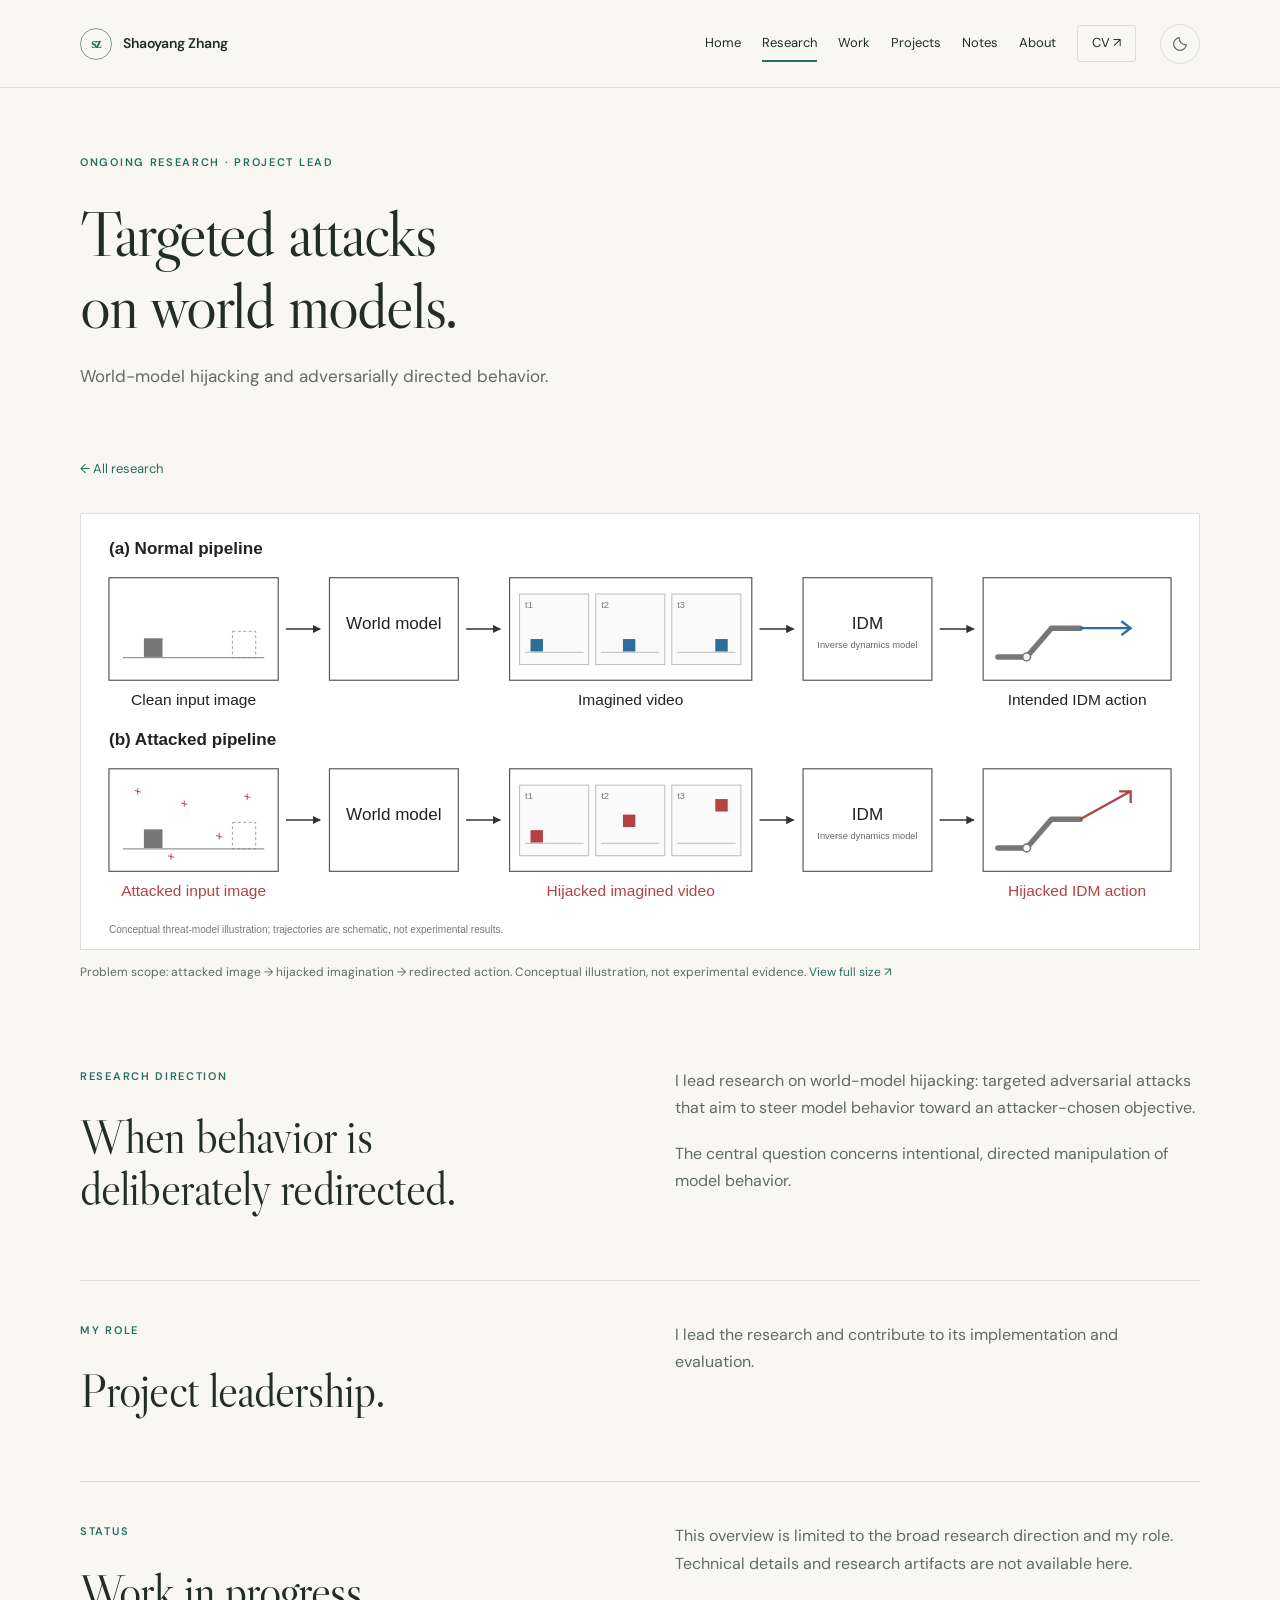
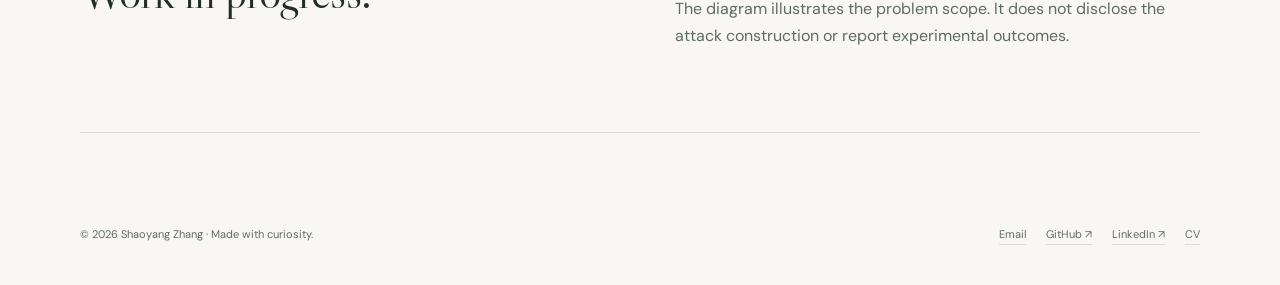
<file: research/world-model-reliability/index.html>
<!doctype html><html lang="en"><head><meta charset="utf-8"><meta name="viewport" content="width=device-width,initial-scale=1"><title>Targeted attacks on world models · Shaoyang Zhang</title><meta name="description" content="Shaoyang Zhang · CS at the University of Michigan. Research in model mechanisms, world-model safety, and human–AI interaction."><meta name="theme-color" content="#f8f7f3"><link rel="canonical" href="https://oniongreen123.github.io/research/world-model-reliability/"><meta property="og:title" content="Targeted attacks on world models · Shaoyang Zhang"><meta property="og:description" content="Shaoyang Zhang · CS at the University of Michigan. Research in model mechanisms, world-model safety, and human–AI interaction."><meta property="og:type" content="website"><meta property="og:url" content="https://oniongreen123.github.io/research/world-model-reliability/"><meta property="og:image" content="https://oniongreen123.github.io/assets/social-card.png"><meta name="twitter:card" content="summary_large_image"><link rel="icon" href="/assets/favicon.svg" type="image/svg+xml"><script src="/assets/theme.js?v=6d6bcd7877d8"></script><link rel="stylesheet" href="/assets/style.css?v=eafc270ab87b"><script defer src="/assets/site.js?v=46b21f476daf"></script><script defer src="https://cloud.umami.is/script.js" data-website-id="1ad9f7b9-70ca-4ff2-906c-aea317e59b1e" data-domains="oniongreen123.github.io" data-exclude-search="true" data-exclude-hash="true" data-do-not-track="true"></script><script type="application/ld+json">{"@context": "https://schema.org", "@type": "Person", "name": "Shaoyang Zhang", "alternateName": ["张劭扬", "Onion Green"], "url": "https://oniongreen123.github.io", "email": "mailto:onionzsy@umich.edu", "sameAs": ["https://github.com/OnionGreen123", "https://www.linkedin.com/in/shaoyang-zhang-82861a33b"], "affiliation": {"@type": "CollegeOrUniversity", "name": "University of Michigan"}, "knowsAbout": ["Mechanistic interpretability", "World-model safety", "Human–AI interaction"]}</script></head><body><a class="skip" href="#main">Skip to content</a><header class="site-header"><div class="wrap header-inner"><a class="wordmark" href="/" aria-label="Shaoyang Zhang, home"><span class="monogram" aria-hidden="true">sz</span>Shaoyang Zhang</a><nav id="main-nav" aria-label="Main navigation"><a href="/">Home</a><a href="/research/" aria-current="page">Research</a><a href="/publications/">Work</a><a href="/projects/">Projects</a><a href="/notes/">Notes</a><a href="/about/">About</a><a class="cv-link" href="/cv/">CV ↗</a></nav><div class="header-actions"><button class="theme-toggle" type="button" data-theme-toggle aria-label="Switch to dark mode" title="Switch to dark mode" hidden><svg class="theme-moon" viewBox="0 0 24 24" aria-hidden="true"><path d="M20.5 13a8.5 8.5 0 0 1-9.5-9.5A8.5 8.5 0 1 0 20.5 13Z"/></svg><svg class="theme-sun" viewBox="0 0 24 24" aria-hidden="true"><circle cx="12" cy="12" r="4"/><path d="M12 2v2m0 16v2M2 12h2m16 0h2M4.93 4.93l1.42 1.42m11.3 11.3 1.42 1.42M4.93 19.07l1.42-1.42m11.3-11.3 1.42-1.42"/></svg></button><button class="menu-toggle" aria-controls="main-nav" aria-expanded="false">Menu</button></div></div></header><main id="main" class="wrap"><div class="page-head"><span class="eyebrow">Ongoing research · Project lead</span><h1>Targeted attacks<br>on world models.</h1><p>World-model hijacking and adversarially directed behavior.</p></div><div class="page-body"><a class="text-link" href="/research/">← All research</a><figure class="wm-header"><a href="/assets/world-model-hijacking.svg" target="_blank" rel="noopener"><img src="/assets/world-model-hijacking.svg" width="1440" height="560" alt="Normal versus attacked pipeline: a perturbed input image leads to a hijacked imagined video and redirected IDM actions."></a><figcaption>Problem scope: attacked image → hijacked imagination → redirected action. Conceptual illustration, not experimental evidence. <a href="/assets/world-model-hijacking.svg" target="_blank" rel="noopener">View full size ↗</a></figcaption></figure><section class="section research-story"><div><span class="eyebrow">Research direction</span><h2>When behavior is<br>deliberately redirected.</h2></div><div><p>I lead research on world-model hijacking: targeted adversarial attacks that aim to steer model behavior toward an attacker-chosen objective.</p><p>The central question concerns intentional, directed manipulation of model behavior.</p></div></section><section class="section research-story"><div><span class="eyebrow">My role</span><h2>Project leadership.</h2></div><div><p>I lead the research and contribute to its implementation and evaluation.</p></div></section><section class="section research-story"><div><span class="eyebrow">Status</span><h2>Work in progress.</h2></div><div><p>This overview is limited to the broad research direction and my role. Technical details and research artifacts are not available here.</p><p>The diagram illustrates the problem scope. It does not disclose the attack construction or report experimental outcomes.</p></div></section></div></main><footer class="wrap footer"><span>© 2026 Shaoyang Zhang <span aria-hidden="true">·</span> Made with curiosity.</span><div class="footer-links"><a href="mailto:onionzsy@umich.edu">Email</a><a href="https://github.com/OnionGreen123">GitHub ↗</a><a href="https://www.linkedin.com/in/shaoyang-zhang-82861a33b">LinkedIn ↗</a><a href="/cv/">CV</a></div></footer></body></html>
</file>
<file: assets/style.css>
@import url('https://fonts.googleapis.com/css2?family=DM+Sans:wght@400;450;500;550;600;650;700&family=Libre+Caslon+Display&display=swap');
:root{color-scheme:light;--selection:#d4e3d3;--portrait:#e8ece3;--on-accent:#fff;--link-line:#a6b7aa;--bg:#f8f7f3;--paper:#fffefa;--ink:#222d2a;--muted:#5f6b65;--line:#dcded6;--accent:#256f60;--soft:#eaf0e8;--purple:#74687d;--serif:'Libre Caslon Display',Georgia,'Times New Roman',serif;--sans:'DM Sans',Arial,sans-serif}
*{box-sizing:border-box}html{scroll-behavior:smooth;scroll-padding-top:100px}body{margin:0;background:var(--bg);color:var(--ink);font:16px/1.7 var(--sans);-webkit-font-smoothing:antialiased}::selection{background:var(--selection);color:var(--ink)}a{color:inherit;text-decoration:none}a:hover{color:var(--accent)}a:focus-visible,button:focus-visible,summary:focus-visible,input:focus-visible{outline:3px solid var(--accent);outline-offset:5px}button,input{font:inherit}button{cursor:pointer}img{max-width:100%;display:block}p{margin:0 0 1.15em}h1,h2,h3{font-weight:400;line-height:1.12;margin:0}h1,h2{font-family:var(--serif)}h1{font-size:clamp(50px,6.1vw,83px);letter-spacing:-2.1px}h2{font-size:clamp(35px,4vw,47px);letter-spacing:-.9px}h3{font-size:22px;font-weight:550;letter-spacing:-.45px}strong{font-weight:600}.wrap{width:min(1120px,calc(100% - 100px));margin:auto}.site-header{border-bottom:1px solid var(--line);background:var(--bg);position:relative;z-index:20}.header-inner{height:87px;display:flex;align-items:center;justify-content:space-between;gap:24px}.wordmark{display:flex;align-items:center;gap:11px;font-size:14px;font-weight:600;white-space:nowrap}.monogram{display:inline-grid;place-items:center;width:32px;height:32px;border:1px solid #83988c;border-radius:50%;font-family:Georgia,serif;font-size:14px;letter-spacing:-1px;color:var(--accent)}nav{display:flex;align-items:center;gap:27px;font-size:13px}nav a{padding:10px 0;position:relative}nav a[aria-current=page]:after{content:'';position:absolute;left:0;right:0;bottom:3px;height:2px;background:var(--accent)}nav .cv-link{border:1px solid var(--line);padding:6px 14px;border-radius:3px}.menu-toggle{display:none;border:1px solid var(--line);padding:6px 12px;background:none}.skip{position:fixed;top:-70px;left:20px;background:var(--ink);color:var(--bg);padding:10px;z-index:100}.skip:focus{top:12px}.eyebrow{font-size:11px;font-weight:600;letter-spacing:1.7px;text-transform:uppercase;color:var(--accent);margin-bottom:25px;display:block}.hero{display:grid;grid-template-columns:minmax(0,1fr) 265px;gap:100px;padding:76px 0 65px;align-items:center}.hero h1{margin-bottom:10px}.name-line{display:flex;gap:17px;align-items:center;font-size:15px;color:var(--muted);margin-bottom:28px}.chinese{letter-spacing:3px}.hero .intro{font-size:19px;line-height:1.65;max-width:680px}.hero .bio{color:var(--muted);max-width:660px;font-size:15px}.inline-link{border-bottom:1px solid var(--link-line)}.hero-links{display:flex;gap:24px;flex-wrap:wrap;margin-top:24px;font-size:13px;font-weight:500}.hero-links a{border-bottom:1px solid var(--line);padding-bottom:3px}.portrait-frame{padding:13px;background:var(--portrait);transform:rotate(2deg)}.portrait-frame img{width:100%;aspect-ratio:1/1.1;object-fit:cover;filter:saturate(.8);transform:rotate(-2deg)}.portrait-caption{font-size:11px;letter-spacing:.3px;color:var(--muted);margin-top:20px;display:flex;align-items:center;gap:7px}.dot{width:6px;height:6px;border-radius:50%;background:var(--accent);display:inline-block}.opportunity{font-size:12px;line-height:1.6;border-left:2px solid #8aa492;padding-left:13px;margin-top:22px;color:var(--muted)}.news{display:grid;grid-template-columns:100px 1fr;gap:30px;padding:24px 0;border-top:1px solid var(--line);border-bottom:1px solid var(--line);font-size:13px}.news-label{font-size:11px;text-transform:uppercase;letter-spacing:1.2px;padding-top:2px;color:var(--accent)}.news-items{display:grid;gap:8px}.news-row{display:grid;grid-template-columns:76px 1fr;gap:20px}.news time{color:var(--muted);font-size:12px}.section{padding:64px 0;border-bottom:1px solid var(--line)}.section-top{display:flex;align-items:end;justify-content:space-between;gap:30px;margin-bottom:32px}.section-number{font-size:11px;letter-spacing:1.3px;color:var(--muted);display:block;margin-bottom:12px}.text-link{font-size:13px;color:var(--accent);white-space:nowrap}.section-intro{color:var(--muted);max-width:680px;margin-top:20px}.pub-row{display:grid;grid-template-columns:190px minmax(0,1fr);gap:36px;padding:30px 0;border-top:1px solid var(--line)}.pub-row:first-child{border-top:0;padding-top:0}.pub-visual{background:#eaf0e7;width:190px;aspect-ratio:1.3;border-radius:2px;display:flex;align-items:center;justify-content:center;overflow:hidden}.pub-visual img{width:100%}.pub-meta{display:flex;align-items:center;gap:10px;flex-wrap:wrap;margin-bottom:9px;font-size:10px;text-transform:uppercase;letter-spacing:1px;color:var(--muted)}.venue{color:var(--accent);font-weight:650}.pub-row h3{font-size:22px;line-height:1.35;max-width:780px}.authors{font-size:12px;color:var(--muted);line-height:1.65;margin:10px 0}.authors strong{color:var(--ink);border-bottom:1px solid var(--link-line)}.summary{font-size:14px;color:var(--muted);line-height:1.7;margin:12px 0}.pub-links{display:flex;gap:16px;align-items:center;flex-wrap:wrap;font-size:12px;color:var(--accent)}.pub-links a{border-bottom:1px solid var(--link-line)}.pub-links button{border:0;background:transparent;padding:0;color:var(--accent);font-size:12px}.contribution{font-size:13px;padding:15px 18px;background:var(--soft);border-left:2px solid #8ca790;margin:18px 0}.contribution b{font-size:10px;display:block;text-transform:uppercase;letter-spacing:1.1px;margin-bottom:5px}.pub-row details{font-size:12px;margin-top:12px;color:var(--muted)}.pub-row summary{cursor:pointer}.bib-code{white-space:pre-wrap;overflow-wrap:anywhere;font:11px/1.7 monospace;background:var(--soft);padding:20px;color:var(--ink)}.research-grid{display:grid;grid-template-columns:repeat(3,1fr);gap:38px}.research-item{padding-top:23px;border-top:2px solid var(--accent)}.research-item:nth-child(2){border-top-color:var(--purple)}.research-item:nth-child(3){border-top-color:#9c9874}.research-item h3{font-family:var(--serif);font-size:29px;margin-bottom:15px;line-height:1.15}.research-item p{font-size:14px;color:var(--muted)}.research-item .index{color:var(--muted);font:12px monospace;display:block;margin-bottom:28px}.current-project{margin-top:35px;padding:27px 30px;background:var(--soft);display:grid;grid-template-columns:190px 1fr;gap:32px;border-radius:3px}.current-project .status{font-size:10px;text-transform:uppercase;letter-spacing:1.1px;color:var(--accent)}.current-project h3{font-size:20px;margin-bottom:12px}.current-project p{font-size:14px;color:var(--muted);margin:0}.notes-list{border-top:1px solid var(--line)}.note-row{display:grid;grid-template-columns:100px 1fr 24px;gap:28px;padding:26px 0;border-bottom:1px solid var(--line);align-items:center}.note-row time{font-size:12px;color:var(--muted)}.note-row h3{font-family:var(--serif);font-size:29px}.note-row p{color:var(--muted);font-size:13px;margin:8px 0 0}.note-row .arrow{transition:transform .2s}.note-row:hover .arrow{transform:translateX(4px)}.about-strip{display:grid;grid-template-columns:1fr 1fr;gap:90px}.about-strip p{color:var(--muted);font-size:15px}.about-strip h2{margin-bottom:25px}.quiet{font-size:12px;color:var(--muted)}.footer{padding:32px 0 40px;display:flex;justify-content:space-between;gap:30px;font-size:11px;color:var(--muted)}.footer a{border-bottom:1px solid var(--line)}.footer-links{display:flex;gap:20px}.page-head{padding:65px 0 43px;max-width:810px}.page-head h1{font-size:65px;margin-bottom:20px}.page-head p{font-size:17px;color:var(--muted);max-width:730px}.page-body{padding-bottom:60px}.page-body .section{padding-top:40px}.filter-bar{display:flex;align-items:center;justify-content:space-between;gap:25px;flex-wrap:wrap;margin-bottom:32px;border-bottom:1px solid var(--line);padding-bottom:25px}.filters{display:flex;gap:9px}.filter{border:1px solid var(--line);border-radius:3px;background:transparent;padding:7px 15px;font-size:12px;color:var(--muted)}.filter[aria-pressed=true]{background:var(--ink);border-color:var(--ink);color:var(--bg)}.search-wrap input{background:transparent;border:0;border-bottom:1px solid #89988d;padding:8px 0;width:240px;font-size:13px;color:var(--ink);border-radius:0}.visually-hidden{clip:rect(0 0 0 0);clip-path:inset(50%);height:1px;width:1px;overflow:hidden;position:absolute;white-space:nowrap}.empty{padding:40px 0;color:var(--muted)}[hidden]{display:none!important}.timeline-row{display:grid;grid-template-columns:200px 1fr;gap:35px;padding:27px 0;border-top:1px solid var(--line)}.timeline-row .dates{font-size:12px;color:var(--muted);padding-top:4px}.timeline-row h3{font-size:21px}.timeline-row .role{font-size:13px;color:var(--accent);margin:6px 0 10px}.timeline-row p{font-size:14px;color:var(--muted);max-width:760px}.project-list{display:grid;grid-template-columns:1fr 1fr;gap:30px}.project-block{padding:30px;border:1px solid var(--line);border-radius:3px}.project-block h3{font-family:var(--serif);font-size:31px;margin:16px 0}.project-block p{font-size:14px;color:var(--muted)}.tag{font-size:10px;text-transform:uppercase;letter-spacing:1.3px;color:var(--accent)}.prose{max-width:720px;margin:0 auto;padding:25px 0 65px;font-size:17px;line-height:1.85}.prose h2{font-size:33px;margin:40px 0 20px}.prose p{margin:0 0 1.4em}.article-head{max-width:800px;margin:auto;padding:65px 0 20px}.article-head h1{font-size:clamp(46px,5vw,67px);margin:25px 0}.article-meta{font-size:12px;color:var(--muted);margin-bottom:30px}.article-end{max-width:720px;margin:auto;padding:30px 0 55px;border-top:1px solid var(--line)}.contact-panel{background:var(--soft);padding:30px 35px;margin-top:25px}.contact-panel a{font-family:var(--serif);font-size:30px;overflow-wrap:anywhere}.skill-line{padding:13px 0;border-bottom:1px solid var(--line);display:grid;grid-template-columns:180px 1fr;gap:20px;font-size:14px}.skill-line span{color:var(--muted)}.cv-actions{display:flex;gap:20px;margin-top:25px}.button{display:inline-block;padding:10px 19px;background:var(--ink);color:var(--paper);border:1px solid var(--ink);font-size:12px;border-radius:3px}.button:hover{background:var(--accent);color:var(--on-accent)}.cv-sheet{padding:40px;background:var(--paper);border:1px solid var(--line);font-size:14px}.cv-sheet h2{font-family:var(--sans);font-size:15px;font-weight:650;letter-spacing:.8px;text-transform:uppercase;margin:35px 0 18px;color:var(--accent)}.cv-sheet h2:first-child{margin-top:0}.cv-sheet h3{font-size:17px;margin:22px 0 5px}.cv-sheet p{color:var(--muted)}.cv-sheet .cv-pub{padding:15px 0;border-bottom:1px solid var(--line)}.cv-sheet .cv-pub strong{display:block}.cv-sheet ul{padding-left:18px;color:var(--muted)}
@media(min-width:1500px){.wrap{width:1160px}.hero{padding-top:92px;padding-bottom:80px}}
@media(max-width:1000px){.wrap{width:calc(100% - 64px)}.hero{gap:45px;grid-template-columns:1fr 220px}.hero h1{font-size:65px}nav{gap:18px}.about-strip{gap:45px}.pub-row{grid-template-columns:155px 1fr;gap:25px}.pub-visual{width:155px}}
@media(max-width:740px){.wrap{width:calc(100% - 40px)}.header-inner{height:74px}.wordmark{font-size:13px}.js .menu-toggle{display:block}nav{display:flex;position:absolute;left:0;top:74px;width:100%;padding:18px 20px 25px;background:var(--bg);border-bottom:1px solid var(--line);flex-wrap:wrap;gap:13px 24px}.js nav{display:none}.js nav.open{display:flex}.hero{padding:48px 0 40px;grid-template-columns:1fr;gap:32px}.hero .eyebrow{margin-bottom:23px}.hero h1{font-size:61px;letter-spacing:-1.8px}.hero .intro{font-size:18px}.hero .portrait-side{display:flex;gap:22px;align-items:center}.portrait-frame{width:130px;flex-shrink:0;padding:7px}.portrait-frame img{aspect-ratio:1}.portrait-caption{margin-top:0;flex-wrap:wrap}.opportunity{margin-top:13px}.name-line{margin-bottom:23px}.news{grid-template-columns:1fr;gap:12px;padding:22px 0}.news-row{grid-template-columns:70px 1fr;gap:14px}.section{padding:42px 0}.section-top{align-items:start;gap:16px;margin-bottom:28px}.section-top .text-link{margin-top:30px;font-size:11px}.section h2{font-size:36px}.pub-row{grid-template-columns:1fr;gap:20px;padding:28px 0}.pub-visual{width:100%;height:150px;aspect-ratio:auto}.pub-visual img{height:100%;width:auto}.pub-row h3{font-size:21px}.research-grid{grid-template-columns:1fr;gap:24px}.research-item .index{margin-bottom:12px}.research-item{padding-top:17px}.research-item h3{font-size:29px;margin-bottom:10px}.current-project{grid-template-columns:1fr;gap:12px;padding:22px}.note-row{grid-template-columns:1fr 20px;gap:9px}.note-row time{grid-column:1/-1}.note-row h3{font-size:26px}.about-strip{grid-template-columns:1fr;gap:15px}.footer{flex-direction:column;gap:15px;padding:25px 0}.page-head{padding:43px 0 30px}.page-head h1{font-size:54px}.page-head p{font-size:16px}.timeline-row{grid-template-columns:1fr;gap:7px;padding:23px 0}.project-list{grid-template-columns:1fr;gap:20px}.project-block{padding:23px}.article-head{padding-top:38px}.article-head h1{font-size:46px}.prose{font-size:16px;padding-top:10px}.prose h2{font-size:30px}.skill-line{grid-template-columns:1fr;gap:5px}.cv-sheet{padding:22px}.contact-panel{padding:25px}.contact-panel a{font-size:25px}.filter-bar{gap:20px}.search-wrap{width:100%}.search-wrap input{width:100%}}
@media(prefers-reduced-motion:reduce){html{scroll-behavior:auto}*{transition:none!important}}
@media print{.site-header,.footer,.cv-actions,.skip{display:none}body{background:#fff;font-size:11pt;color:#000}.wrap{width:100%}.page-head{padding:0 0 15px}.page-head .eyebrow{display:none}.page-head h1{font-size:30pt}.page-head p{font-size:11pt}.cv-sheet{border:0;padding:0}.cv-sheet h2{break-after:avoid}.cv-pub,.timeline-row{break-inside:avoid}a{color:#000}.page-body{padding:0}}

@media(max-width:740px){html:not(.js) .header-inner{height:auto;min-height:74px;flex-wrap:wrap;padding:18px 0}html:not(.js) nav{position:static;border:0;padding:0}}

.portrait-frame{border-radius:50%;transform:none}.portrait-frame img{border-radius:50%;aspect-ratio:1;transform:none}
.portrait-frame img{height:auto}

/* Research narrative and extended navigation */
.project-more{display:inline-block;margin-top:16px}.research-story{display:grid;grid-template-columns:1fr 1fr;gap:70px}.research-story p{color:var(--muted)}.role-grid{display:grid;grid-template-columns:repeat(3,minmax(0,1fr));gap:30px;margin-top:35px}.role-grid>div{border-top:1px solid var(--line);padding-top:23px}.role-grid h3{font-size:19px;margin-bottom:13px}.role-grid p{font-size:14px;color:var(--muted)}nav{gap:21px}@media(max-width:1000px){nav{gap:13px}.header-inner{gap:15px}.wordmark{font-size:12px}}@media(max-width:740px){.research-story,.role-grid{grid-template-columns:1fr;gap:23px}.research-story h2{margin-bottom:8px}nav{gap:13px 24px}.name-line{flex-wrap:wrap}h1,.page-head h1,.hero h1{overflow-wrap:break-word}}

.miku-door{color:#15c0b0;font-family:var(--serif);font-size:1.25em;font-weight:400;line-height:1.12;letter-spacing:-.025em;white-space:nowrap;border-bottom:1px solid #15c0b0;text-decoration:none}.miku-door:hover,.miku-door:focus-visible{color:#15c0b0;border-bottom-color:#ed007c}.miku-door:focus-visible{outline:2px solid #ed007c;outline-offset:3px}.pub-visual:has(img[src$="world-model.svg"]){background:#e8edf0}

.date-label{display:block;font-size:9px;letter-spacing:.5px;text-transform:uppercase;margin-bottom:5px}.note-row{grid-template-columns:125px 1fr 24px}@media(max-width:740px){.note-row{grid-template-columns:1fr 20px}}

.paper-figure{margin:0;min-width:0}.paper-figure .pub-visual{background:#fff;border:1px solid var(--line);height:150px;aspect-ratio:auto;padding:6px}.paper-figure img{width:100%;height:100%;object-fit:contain}.paper-figure figcaption{font-size:10px;line-height:1.6;color:var(--muted);margin-top:9px}.paper-figure figcaption a{border-bottom:1px solid var(--line)}.research-placeholder{background:var(--soft);border:1px solid var(--line);text-align:center;color:var(--muted);font-size:10px;letter-spacing:1.1px}.research-placeholder small{display:block;font-size:11px;letter-spacing:0;margin-top:9px}@media(max-width:740px){.paper-figure .pub-visual{height:auto;min-height:150px}.paper-figure img{width:100%;height:auto;max-height:240px;object-fit:contain}}

.wm-header{margin:32px 0 45px}.wm-header img{display:block;width:100%;height:auto;border-radius:12px}.wm-header figcaption{font-size:12px;color:var(--muted);margin-top:12px}.wm-header figcaption a{color:var(--accent)}

.wm-header img{border-radius:0;border:1px solid var(--line)}

/* A quiet forest palette, shared by every academic page. */
:root[data-theme="dark"]{color-scheme:dark;--bg:#171e1b;--paper:#1e2823;--ink:#e6eae2;--muted:#a9b6ac;--line:#35443b;--accent:#8acbb0;--soft:#23332b;--purple:#b8a7c5;--selection:#385a49;--portrait:#2b3d32;--on-accent:#15241c;--link-line:#627f6d}
@media(prefers-color-scheme:dark){:root:not([data-theme]){color-scheme:dark;--bg:#171e1b;--paper:#1e2823;--ink:#e6eae2;--muted:#a9b6ac;--line:#35443b;--accent:#8acbb0;--soft:#23332b;--purple:#b8a7c5;--selection:#385a49;--portrait:#2b3d32;--on-accent:#15241c;--link-line:#627f6d}}
.header-inner>nav{margin-left:auto}
.header-actions{display:flex;align-items:center;gap:10px;flex-shrink:0}
.theme-toggle{display:inline-grid;place-items:center;width:40px;height:40px;padding:0;border:1px solid var(--line);border-radius:50%;background:transparent;color:var(--muted)}
.theme-toggle:hover{background:var(--soft);border-color:var(--accent);color:var(--accent)}
.theme-toggle svg{width:18px;height:18px;fill:none;stroke:currentColor;stroke-width:1.6;stroke-linecap:round;stroke-linejoin:round}
.theme-sun{display:none}
[data-theme="dark"] .theme-sun{display:block}
[data-theme="dark"] .theme-moon{display:none}
.menu-toggle{color:var(--ink)}
.search-wrap input::placeholder{color:var(--muted);opacity:1}
@media(min-width:741px) and (max-width:1000px){.header-inner{gap:12px}.header-inner>nav{gap:11px}}
@media(max-width:740px){.header-actions{margin-left:auto}.header-inner>nav{margin-left:0}.header-actions .menu-toggle{order:2}}
@media print{:root,:root[data-theme="dark"]{color-scheme:light;--bg:#fff;--paper:#fff;--ink:#000;--muted:#333;--line:#ccc;--accent:#256f60;--soft:#f2f4f1;--on-accent:#fff}.header-actions{display:none}}
</file>
<file: assets/miku.css>
.miku-page{--bg:#101719;--ink:#edf4f2;--muted:#a5b8b7;--line:#304043;--accent:#15c0b0;--pink:#ed007c;--soft:#192528;background:var(--bg);color:var(--ink)}.miku-page .site-header,.miku-page>.footer{display:none}.miku-page .wrap{width:min(1200px,calc(100% - 80px))}.miku-page a:focus-visible,.miku-page button:focus-visible{outline-color:var(--accent)}.miku-top{display:flex;justify-content:space-between;align-items:center;padding:30px 0;border-bottom:1px solid var(--line);font-size:12px}.miku-top>a{color:var(--muted)}.miku-top>span{font:10px monospace;letter-spacing:2px;color:var(--accent)}.miku-hero{display:grid;grid-template-columns:1fr 1fr;gap:80px;align-items:center;padding:70px 0 65px}.miku-hero h1{font-size:clamp(68px,8vw,108px);line-height:.98;letter-spacing:-3px}.miku-hero h1 em{color:var(--accent);font-weight:400;font-style:normal}.miku-jp{margin:24px 0 0;color:var(--muted);font-size:13px;letter-spacing:3px}.miku-intro{max-width:470px;color:var(--muted);font-size:15px}.miku-intro p:first-child{color:var(--ink);font-size:18px}.small-signature{display:block;border-left:3px solid var(--pink);padding-left:16px;margin-top:28px;font-size:12px}.miku-page .eyebrow{font-size:10px;letter-spacing:2px;margin-bottom:16px}.atlas-heading{display:flex;justify-content:space-between;align-items:end;gap:25px}.atlas-heading h2{font-size:42px}.atlas-section{border-top:1px solid var(--line);padding-top:35px}.legend{display:flex;gap:22px;font-size:12px}.legend span:first-child{color:var(--accent)}.legend span:last-child{color:#ff82bf}.map-hint{font-size:12px;color:var(--muted);margin:18px 0}.map-scroll{overflow-x:auto;border:1px solid var(--line);background:#141e21;scrollbar-color:#46666a #141e21}.map-canvas{position:relative;width:1200px;height:1000px}.world{width:1200px;height:1000px;display:block}.land{fill:#263a3d;stroke:#426064;stroke-width:.5}.graticule{stroke:#213235;stroke-width:1;fill:none}.leader{stroke:var(--accent);stroke-width:1.2;fill:none;opacity:.7}.pin{fill:var(--accent)}.pin-halo{fill:#15c0b020;stroke:#15c0b050}.map-location[data-city=chengdu] .leader{stroke:var(--pink);stroke-dasharray:4 4}.map-location[data-city=chengdu] .pin{fill:var(--pink)}.map-card{position:absolute;width:225px;background:#10191bf5;border:1px solid #395054;border-top:2px solid var(--accent);padding:15px 17px;box-shadow:0 8px 20px #0002}.map-card[data-city=chengdu]{border-top-color:var(--pink)}.map-card h3{font:18px var(--sans);margin:0 0 10px}.map-card h3>span{font-size:9px;color:var(--muted);text-transform:uppercase;letter-spacing:1px;margin-left:7px}.map-event{display:grid;grid-template-columns:36px 1fr;gap:7px;padding:10px 0;border-top:1px solid var(--line);font-size:12px;line-height:1.3}.event-year{font-family:monospace;color:var(--accent);font-size:11px}.map-event small{display:block;color:var(--muted);font-size:9px;margin-top:5px;letter-spacing:.7px;text-transform:uppercase}.map-event.planned small{color:#ff82bf}.map-event.planned .event-year{color:#ff82bf}.map-event:hover{color:var(--accent)}.map-caption{position:absolute;bottom:22px;left:30px;font:10px monospace;letter-spacing:1px;color:var(--muted)}.map-caption span{color:var(--pink);margin:0 14px}.journal{padding:65px 0 40px}.journal-controls{display:flex;gap:6px}.journal-controls button{font-size:11px;border:1px solid var(--line);color:var(--muted);background:transparent;padding:8px 13px}.journal-controls button[aria-pressed=true]{color:var(--ink);border-color:var(--accent);background:#15c0b015}.show-list{list-style:none;padding:0;margin:30px 0 15px}.show{display:grid;grid-template-columns:40px 65px 1fr 110px 85px;gap:22px;align-items:center;padding:25px 12px;border-top:1px solid var(--line);scroll-margin-top:25px}.show-no{color:var(--accent);font:11px monospace}.show time{color:var(--muted);font:14px monospace}.show h3{font-size:20px;font-weight:500}.show p{font-size:11px;color:var(--muted);margin:6px 0 0}.show-city{font-size:13px;color:var(--muted)}.badge{color:var(--accent);font-size:10px;text-transform:uppercase;letter-spacing:1px}.planned .badge{color:#ff82bf}.show:target{background:#15c0b00c;box-shadow:inset 3px 0 var(--accent)}.journal-status{font-size:12px;color:var(--muted)}.miku-footer{padding:35px 0 40px;border-top:1px solid var(--line)}.miku-footer>p{font:italic 27px var(--serif);margin-bottom:15px}.miku-footer>a{font-size:12px;color:var(--accent)}.miku-footer details{font-size:11px;color:var(--muted);max-width:750px;margin-top:32px}.miku-footer summary{cursor:pointer}.miku-footer details p{margin-top:15px}.miku-footer details a{text-decoration:underline}.map-card:focus-within{border-color:var(--accent)}@media(max-width:740px){.miku-page .wrap{width:calc(100% - 36px)}.miku-top>span{font-size:8px;letter-spacing:1px}.miku-hero{grid-template-columns:1fr;gap:30px;padding:45px 0}.miku-hero h1{font-size:76px}.miku-intro{max-width:none}.atlas-heading{align-items:start;flex-direction:column;gap:20px}.atlas-heading h2{font-size:36px}.show{grid-template-columns:25px 45px 1fr;gap:12px;padding:22px 4px}.show-city{grid-column:3}.badge{grid-column:3}.show h3{font-size:18px}.show p{font-size:10px}.journal{padding-top:42px}.map-caption{font-size:9px}}

.miku-research-note{display:block;margin-top:22px;color:var(--accent);font-size:12px}.miku-research-note small{display:block;color:var(--muted);font-size:10px;margin-top:4px}

.map-card[data-city=shanghai]{width:300px}.map-card[data-city=shanghai] .map-event{grid-template-columns:70px 1fr}.map-card[data-city=shanghai] .event-year{font-size:10px}.show{grid-template-columns:32px 100px 1fr 90px 85px}.show-venue a{color:var(--accent);border-bottom:1px solid var(--line)}@media(max-width:740px){.show{grid-template-columns:25px 1fr}.show time{font-size:12px}.show>div,.show-city,.show .badge{grid-column:2}}

.map-card .map-event,.map-card[data-city=shanghai] .map-event{grid-template-columns:88px 1fr}.map-card{width:245px}.map-card .event-year{font-size:10px;line-height:1.5;overflow-wrap:anywhere}.map-card[data-city=shanghai]{width:310px}.show{grid-template-columns:32px 130px 1fr 90px 85px}.date-tba{font:14px monospace;color:var(--muted)}.show .date-note{color:var(--muted);font-size:11px;font-style:italic}@media(max-width:740px){.show{grid-template-columns:25px 1fr}.date-tba{font-size:12px}}
</file>
